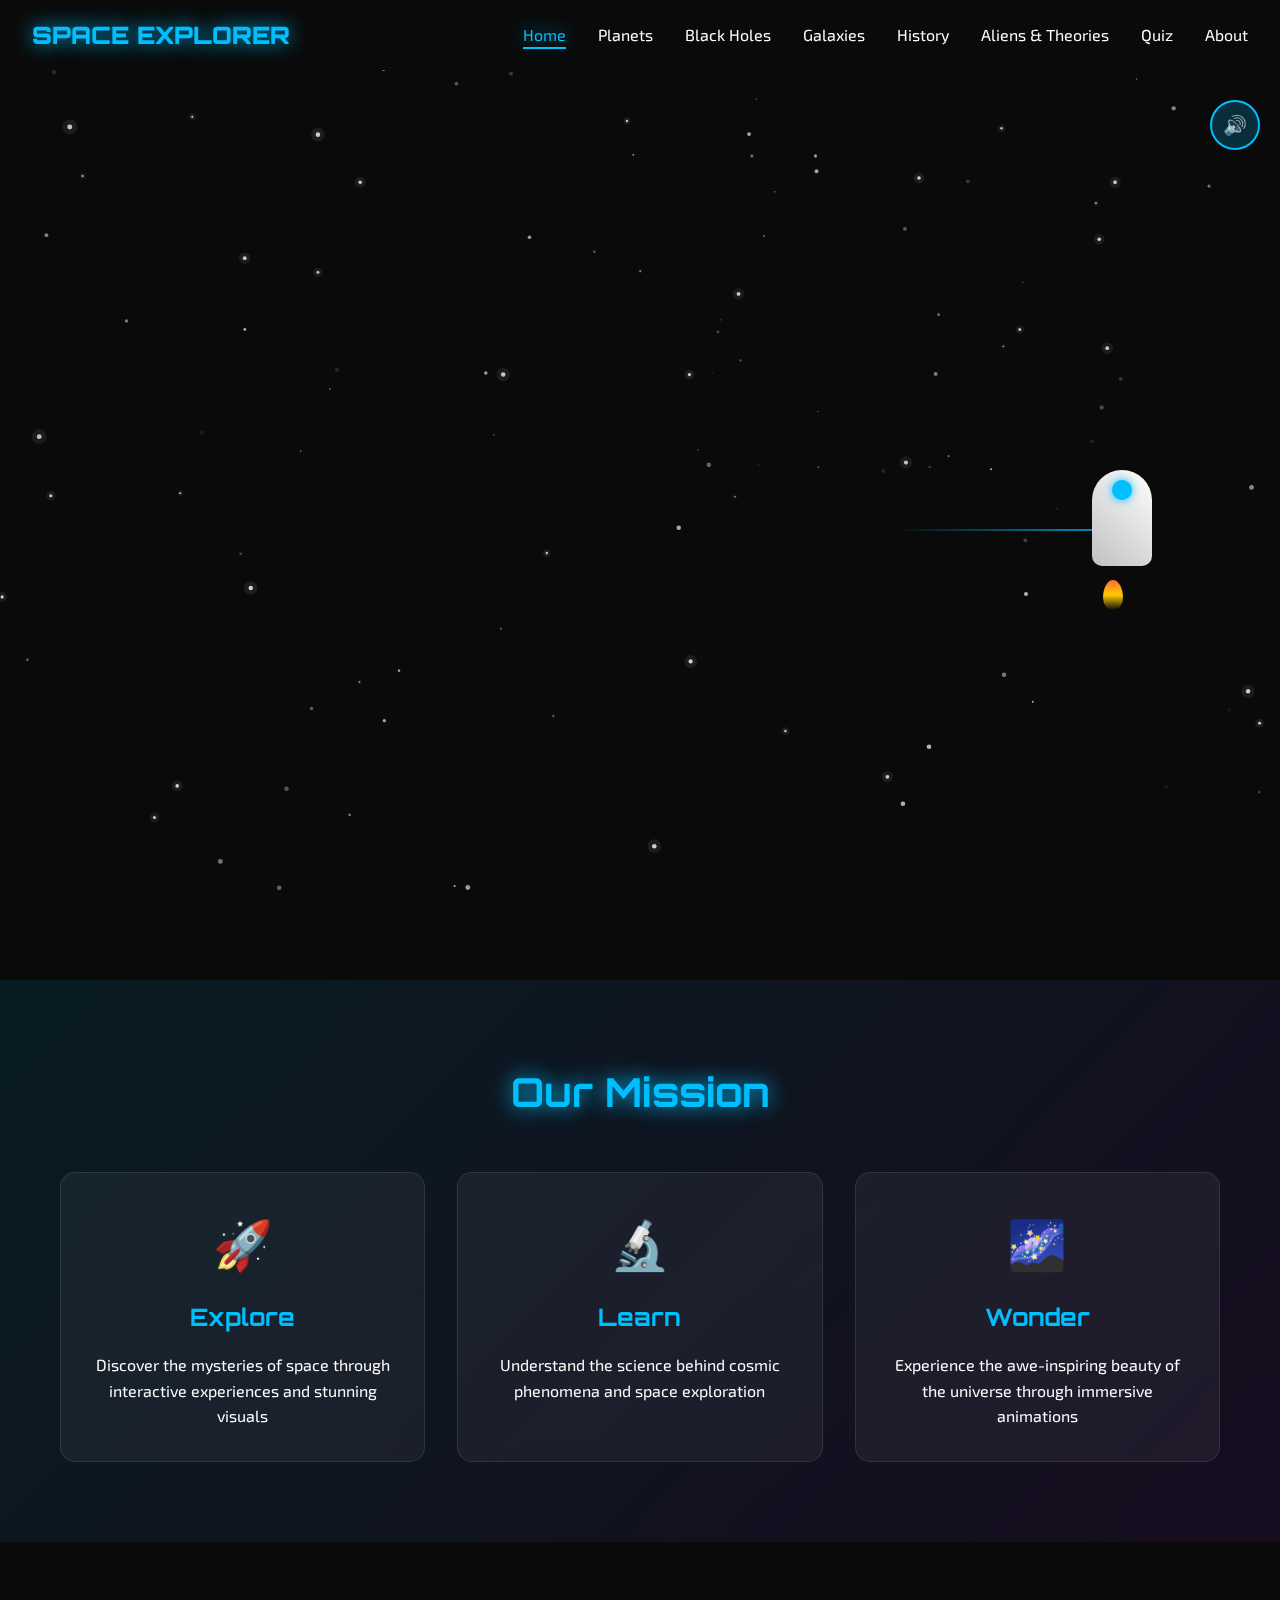
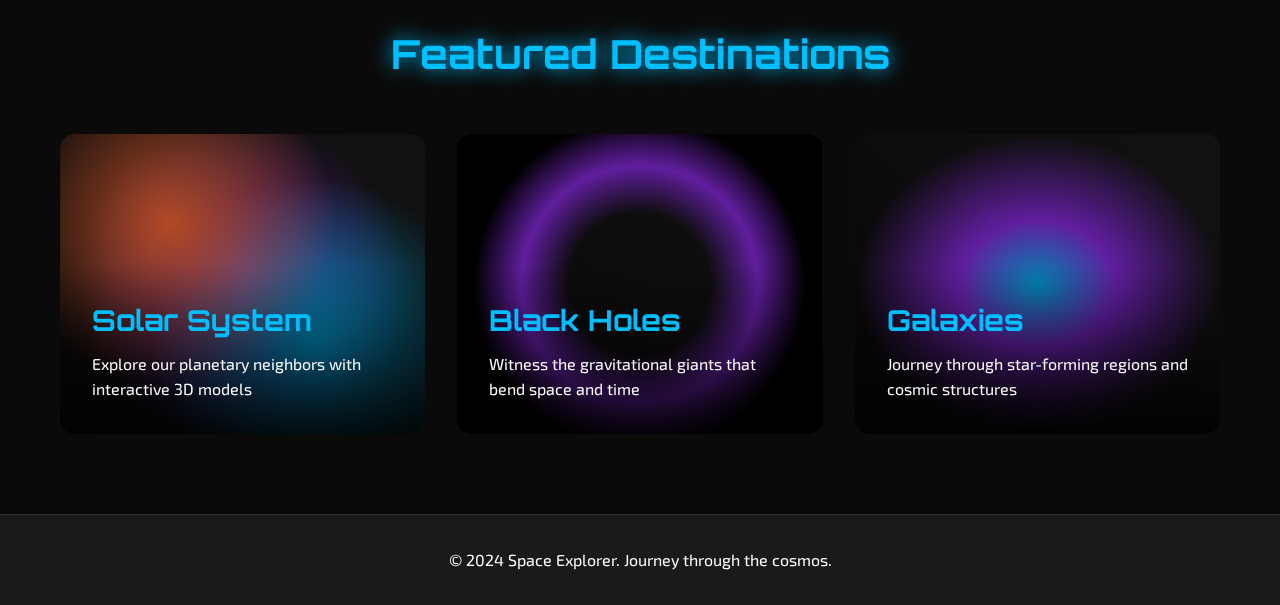
<file: index.html>
<!DOCTYPE html>
<html lang="en">
<head>
    <meta charset="UTF-8">
    <meta name="viewport" content="width=device-width, initial-scale=1.0">
    <title>Space Explorer - Journey Through the Cosmos</title>
    <link rel="stylesheet" href="styles/main.css">
    <link rel="stylesheet" href="styles/animations.css">
    <link rel="preconnect" href="https://fonts.googleapis.com">
    <link rel="preconnect" href="https://fonts.gstatic.com" crossorigin>
    <link href="https://fonts.googleapis.com/css2?family=Orbitron:wght@400;700;900&family=Exo+2:wght@300;400;600&display=swap" rel="stylesheet">
</head>
<body>
    <div id="starfield"></div>
    <div id="audio-toggle" class="audio-control">
        <span id="audio-icon">🔊</span>
    </div>
    <audio id="background-music" loop>
        <source src="https://www.soundjay.com/misc/sounds/space-ambient.mp3" type="audio/mpeg">
        <source src="https://www.zapsplat.com/wp-content/uploads/2015/sound-effects-one/zapsplat_science_fiction_space_ambience_deep_space_drone_001_24700.mp3" type="audio/mpeg">
    </audio>

    <nav class="navbar">
        <div class="nav-container">
            <div class="nav-logo">
                <span class="logo-text">SPACE EXPLORER</span>
            </div>
            <ul class="nav-menu">
                <li><a href="index.html" class="nav-link active">Home</a></li>
                <li><a href="planets.html" class="nav-link">Planets</a></li>
                <li><a href="black-holes.html" class="nav-link">Black Holes</a></li>
                <li><a href="galaxies.html" class="nav-link">Galaxies</a></li>
                <li><a href="space-history.html" class="nav-link">History</a></li>
                <li><a href="aliens-theories.html" class="nav-link">Aliens & Theories</a></li>
                <li><a href="quiz.html" class="nav-link">Quiz</a></li>
                <li><a href="about.html" class="nav-link">About</a></li>
            </ul>
            <div class="hamburger">
                <span></span>
                <span></span>
                <span></span>
            </div>
        </div>
    </nav>

    <main class="main-content">
        <section class="hero-section">
            <div class="hero-content">
                <h1 class="hero-title">
                    <span class="title-line">Journey Through</span>
                    <span class="title-line">The Cosmos</span>
                </h1>
                <p class="hero-subtitle">Explore the infinite wonders of space, from distant galaxies to mysterious black holes</p>
                <div class="hero-buttons">
                    <button class="btn btn-primary" onclick="startExploration()">Begin Exploration</button>
                    <button class="btn btn-secondary" onclick="scrollToSection('mission')">Our Mission</button>
                </div>
            </div>
            <div class="rocket-container">
                <div class="rocket" id="rocket">
                    <div class="rocket-body"></div>
                    <div class="rocket-flame"></div>
                </div>
                <div class="rocket-trail"></div>
            </div>
        </section>

        <section id="mission" class="mission-section">
            <div class="container">
                <h2 class="section-title">Our Mission</h2>
                <div class="mission-grid">
                    <div class="mission-card">
                        <div class="card-icon">🚀</div>
                        <h3>Explore</h3>
                        <p>Discover the mysteries of space through interactive experiences and stunning visuals</p>
                    </div>
                    <div class="mission-card">
                        <div class="card-icon">🔬</div>
                        <h3>Learn</h3>
                        <p>Understand the science behind cosmic phenomena and space exploration</p>
                    </div>
                    <div class="mission-card">
                        <div class="card-icon">🌌</div>
                        <h3>Wonder</h3>
                        <p>Experience the awe-inspiring beauty of the universe through immersive animations</p>
                    </div>
                </div>
            </div>
        </section>

        <section class="featured-section">
            <div class="container">
                <h2 class="section-title">Featured Destinations</h2>
                <div class="featured-grid">
                    <div class="featured-card" onclick="window.location.href='planets.html'">
                        <div class="card-bg planets-bg"></div>
                        <div class="card-content">
                            <h3>Solar System</h3>
                            <p>Explore our planetary neighbors with interactive 3D models</p>
                        </div>
                    </div>
                    <div class="featured-card" onclick="window.location.href='black-holes.html'">
                        <div class="card-bg blackhole-bg"></div>
                        <div class="card-content">
                            <h3>Black Holes</h3>
                            <p>Witness the gravitational giants that bend space and time</p>
                        </div>
                    </div>
                    <div class="featured-card" onclick="window.location.href='galaxies.html'">
                        <div class="card-bg galaxies-bg"></div>
                        <div class="card-content">
                            <h3>Galaxies</h3>
                            <p>Journey through star-forming regions and cosmic structures</p>
                        </div>
                    </div>
                </div>
            </div>
        </section>
    </main>

    <footer class="footer">
        <div class="container">
            <p>&copy; 2024 Space Explorer. Journey through the cosmos.</p>
        </div>
    </footer>

    <script src="scripts/main.js"></script>
    <script src="scripts/starfield.js"></script>
    <script src="scripts/animations.js"></script>
</body>
</html>
</file>
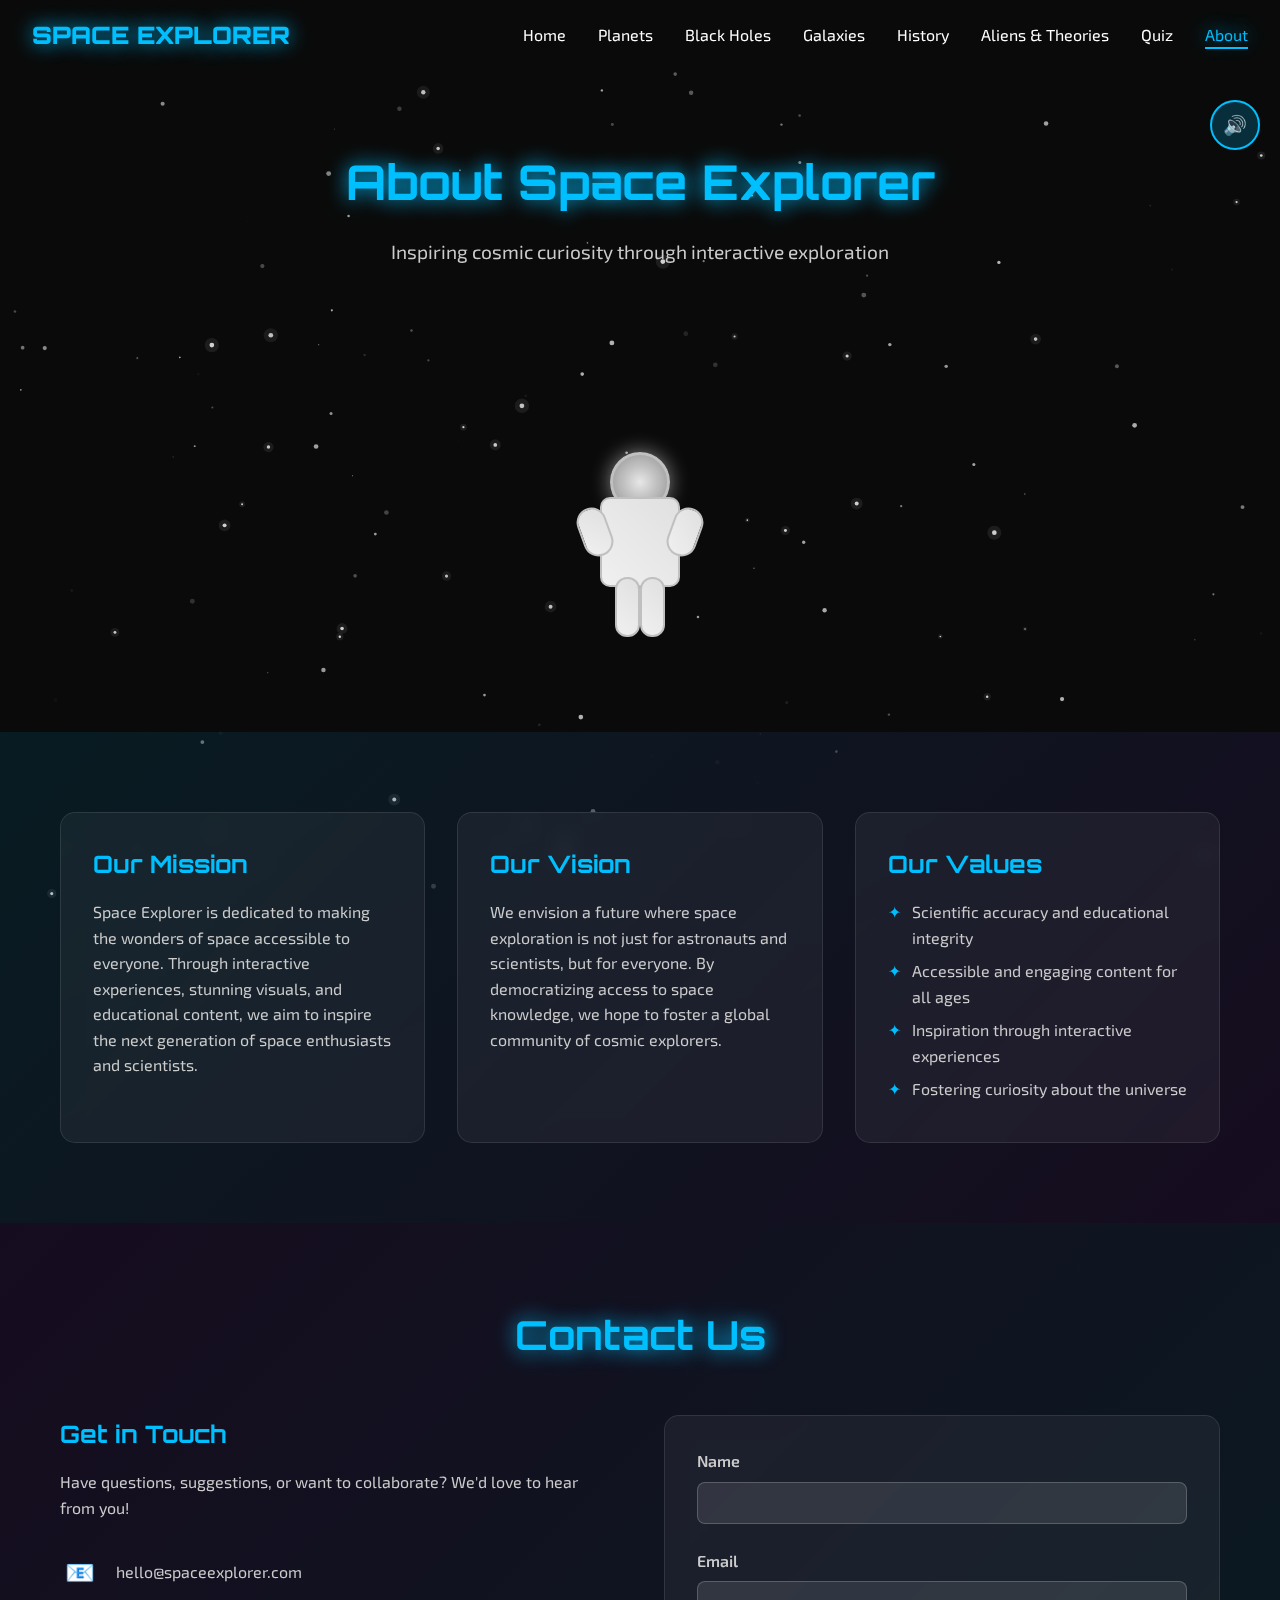
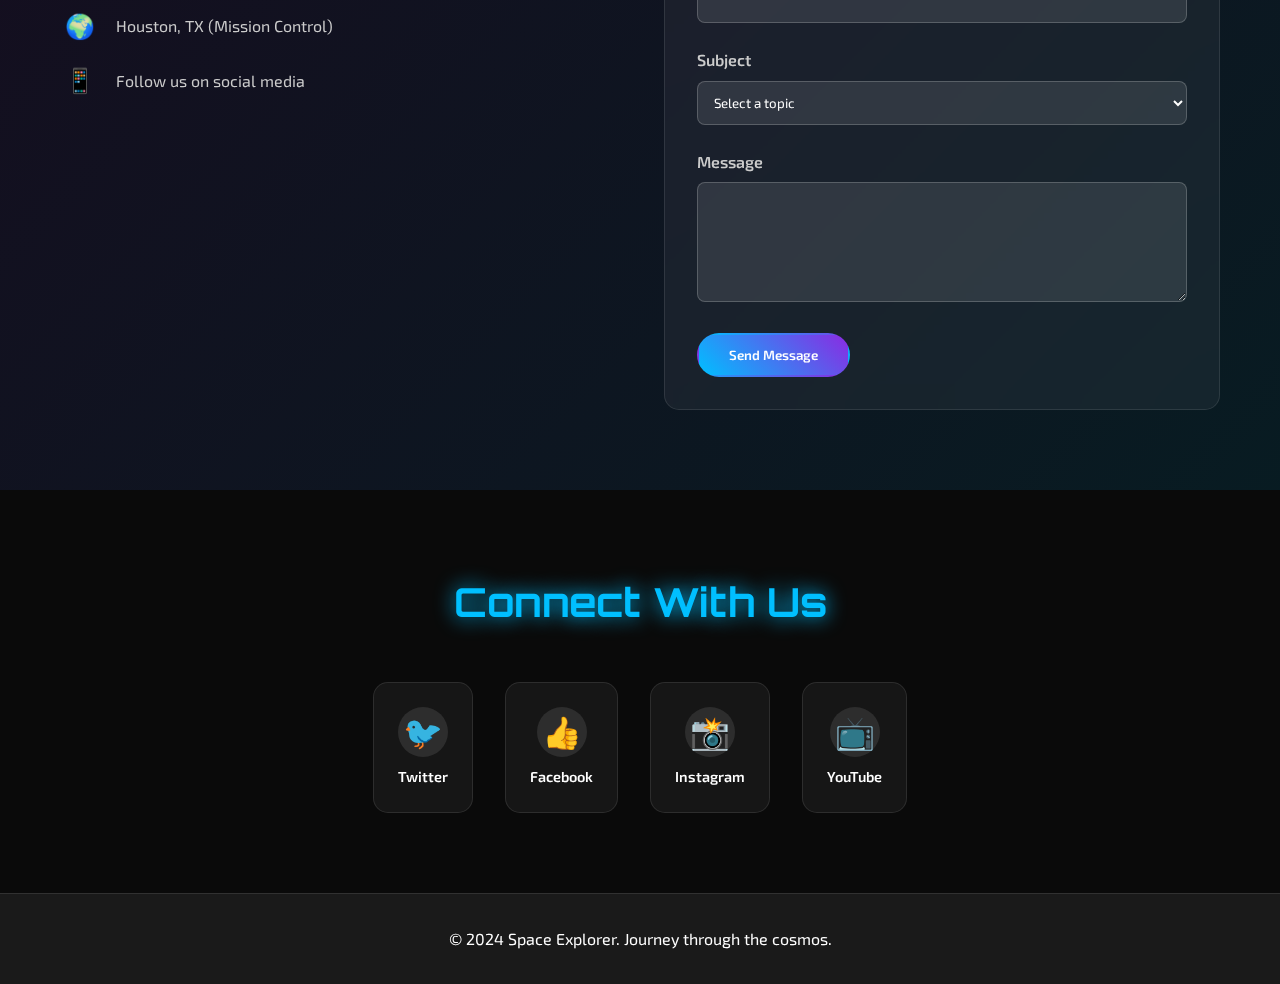
<file: about.html>
<!DOCTYPE html>
<html lang="en">
<head>
    <meta charset="UTF-8">
    <meta name="viewport" content="width=device-width, initial-scale=1.0">
    <title>About - Space Explorer</title>
    <link rel="stylesheet" href="styles/main.css">
    <link rel="stylesheet" href="styles/animations.css">
    <link rel="stylesheet" href="styles/about.css">
    <link rel="preconnect" href="https://fonts.googleapis.com">
    <link rel="preconnect" href="https://fonts.gstatic.com" crossorigin>
    <link href="https://fonts.googleapis.com/css2?family=Orbitron:wght@400;700;900&family=Exo+2:wght@300;400;600&display=swap" rel="stylesheet">
</head>
<body>
    <div id="starfield"></div>
    <div id="audio-toggle" class="audio-control">
        <span id="audio-icon">🔊</span>
    </div>

    <nav class="navbar">
        <div class="nav-container">
            <div class="nav-logo">
                <span class="logo-text">SPACE EXPLORER</span>
            </div>
            <ul class="nav-menu">
                <li><a href="index.html" class="nav-link">Home</a></li>
                <li><a href="planets.html" class="nav-link">Planets</a></li>
                <li><a href="black-holes.html" class="nav-link">Black Holes</a></li>
                <li><a href="galaxies.html" class="nav-link">Galaxies</a></li>
                <li><a href="space-history.html" class="nav-link">History</a></li>
                <li><a href="aliens-theories.html" class="nav-link">Aliens & Theories</a></li>
                <li><a href="quiz.html" class="nav-link">Quiz</a></li>
                <li><a href="about.html" class="nav-link active">About</a></li>
            </ul>
            <div class="hamburger">
                <span></span>
                <span></span>
                <span></span>
            </div>
        </div>
    </nav>

    <main class="main-content">
        <section class="page-header">
            <div class="container">
                <h1 class="page-title">About Space Explorer</h1>
                <p class="page-subtitle">Inspiring cosmic curiosity through interactive exploration</p>
            </div>
        </section>

        <section class="astronaut-section">
            <div class="astronaut-container">
                <div class="astronaut" id="floating-astronaut">
                    <div class="astronaut-helmet"></div>
                    <div class="astronaut-body"></div>
                    <div class="astronaut-arms">
                        <div class="arm left"></div>
                        <div class="arm right"></div>
                    </div>
                    <div class="astronaut-legs">
                        <div class="leg left"></div>
                        <div class="leg right"></div>
                    </div>
                </div>
                
            </div>
        </section>

        <section class="about-content">
            <div class="container">
                <div class="content-grid">
                    <div class="content-card">
                        <h2>Our Mission</h2>
                        <p>Space Explorer is dedicated to making the wonders of space accessible to everyone. Through interactive experiences, stunning visuals, and educational content, we aim to inspire the next generation of space enthusiasts and scientists.</p>
                    </div>
                    <div class="content-card">
                        <h2>Our Vision</h2>
                        <p>We envision a future where space exploration is not just for astronauts and scientists, but for everyone. By democratizing access to space knowledge, we hope to foster a global community of cosmic explorers.</p>
                    </div>
                    <div class="content-card">
                        <h2>Our Values</h2>
                        <ul>
                            <li>Scientific accuracy and educational integrity</li>
                            <li>Accessible and engaging content for all ages</li>
                            <li>Inspiration through interactive experiences</li>
                            <li>Fostering curiosity about the universe</li>
                        </ul>
                    </div>
                </div>
            </div>
        </section>

        

        <section class="contact-section">
            <div class="container">
                <h2 class="section-title">Contact Us</h2>
                <div class="contact-content">
                    <div class="contact-info">
                        <h3>Get in Touch</h3>
                        <p>Have questions, suggestions, or want to collaborate? We'd love to hear from you!</p>
                        <div class="contact-details">
                            <div class="contact-item">
                                <div class="contact-icon">📧</div>
                                <span>hello@spaceexplorer.com</span>
                            </div>
                            <div class="contact-item">
                                <div class="contact-icon">🌍</div>
                                <span>Houston, TX (Mission Control)</span>
                            </div>
                            <div class="contact-item">
                                <div class="contact-icon">📱</div>
                                <span>Follow us on social media</span>
                            </div>
                        </div>
                    </div>
                    
                    <form class="contact-form" id="contact-form">
                        <div class="form-group">
                            <label for="name">Name</label>
                            <input type="text" id="name" name="name" required>
                        </div>
                        <div class="form-group">
                            <label for="email">Email</label>
                            <input type="email" id="email" name="email" required>
                        </div>
                        <div class="form-group">
                            <label for="subject">Subject</label>
                            <select id="subject" name="subject" required>
                                <option value="">Select a topic</option>
                                <option value="general">General Inquiry</option>
                                <option value="collaboration">Collaboration</option>
                                <option value="education">Educational Partnership</option>
                                <option value="feedback">Feedback</option>
                                <option value="technical">Technical Support</option>
                            </select>
                        </div>
                        <div class="form-group">
                            <label for="message">Message</label>
                            <textarea id="message" name="message" rows="5" required></textarea>
                        </div>
                        <button type="submit" class="btn btn-primary">Send Message</button>
                    </form>
                </div>
            </div>
        </section>

        <section class="social-section">
            <div class="container">
                <h2 class="section-title">Connect With Us</h2>
                <div class="social-links">
                    <a href="#" class="social-link twitter" onclick="openSocial('twitter')">
                        <div class="social-icon">🐦</div>
                        <span>Twitter</span>
                    </a>
                    <a href="#" class="social-link facebook" onclick="openSocial('facebook')">
                        <div class="social-icon">👍</div>
                        <span>Facebook</span>
                    </a>
                    <a href="#" class="social-link instagram" onclick="openSocial('instagram')">
                        <div class="social-icon">📸</div>
                        <span>Instagram</span>
                    </a>
                    <a href="#" class="social-link youtube" onclick="openSocial('youtube')">
                        <div class="social-icon">📺</div>
                        <span>YouTube</span>
                    </a>
                </div>
            </div>
        </section>
    </main>

    <footer class="footer">
        <div class="container">
            <p>&copy; 2024 Space Explorer. Journey through the cosmos.</p>
        </div>
    </footer>

    <script src="scripts/main.js"></script>
    <script src="scripts/starfield.js"></script>
    <script src="scripts/about.js"></script>
</body>
</html>
</file>
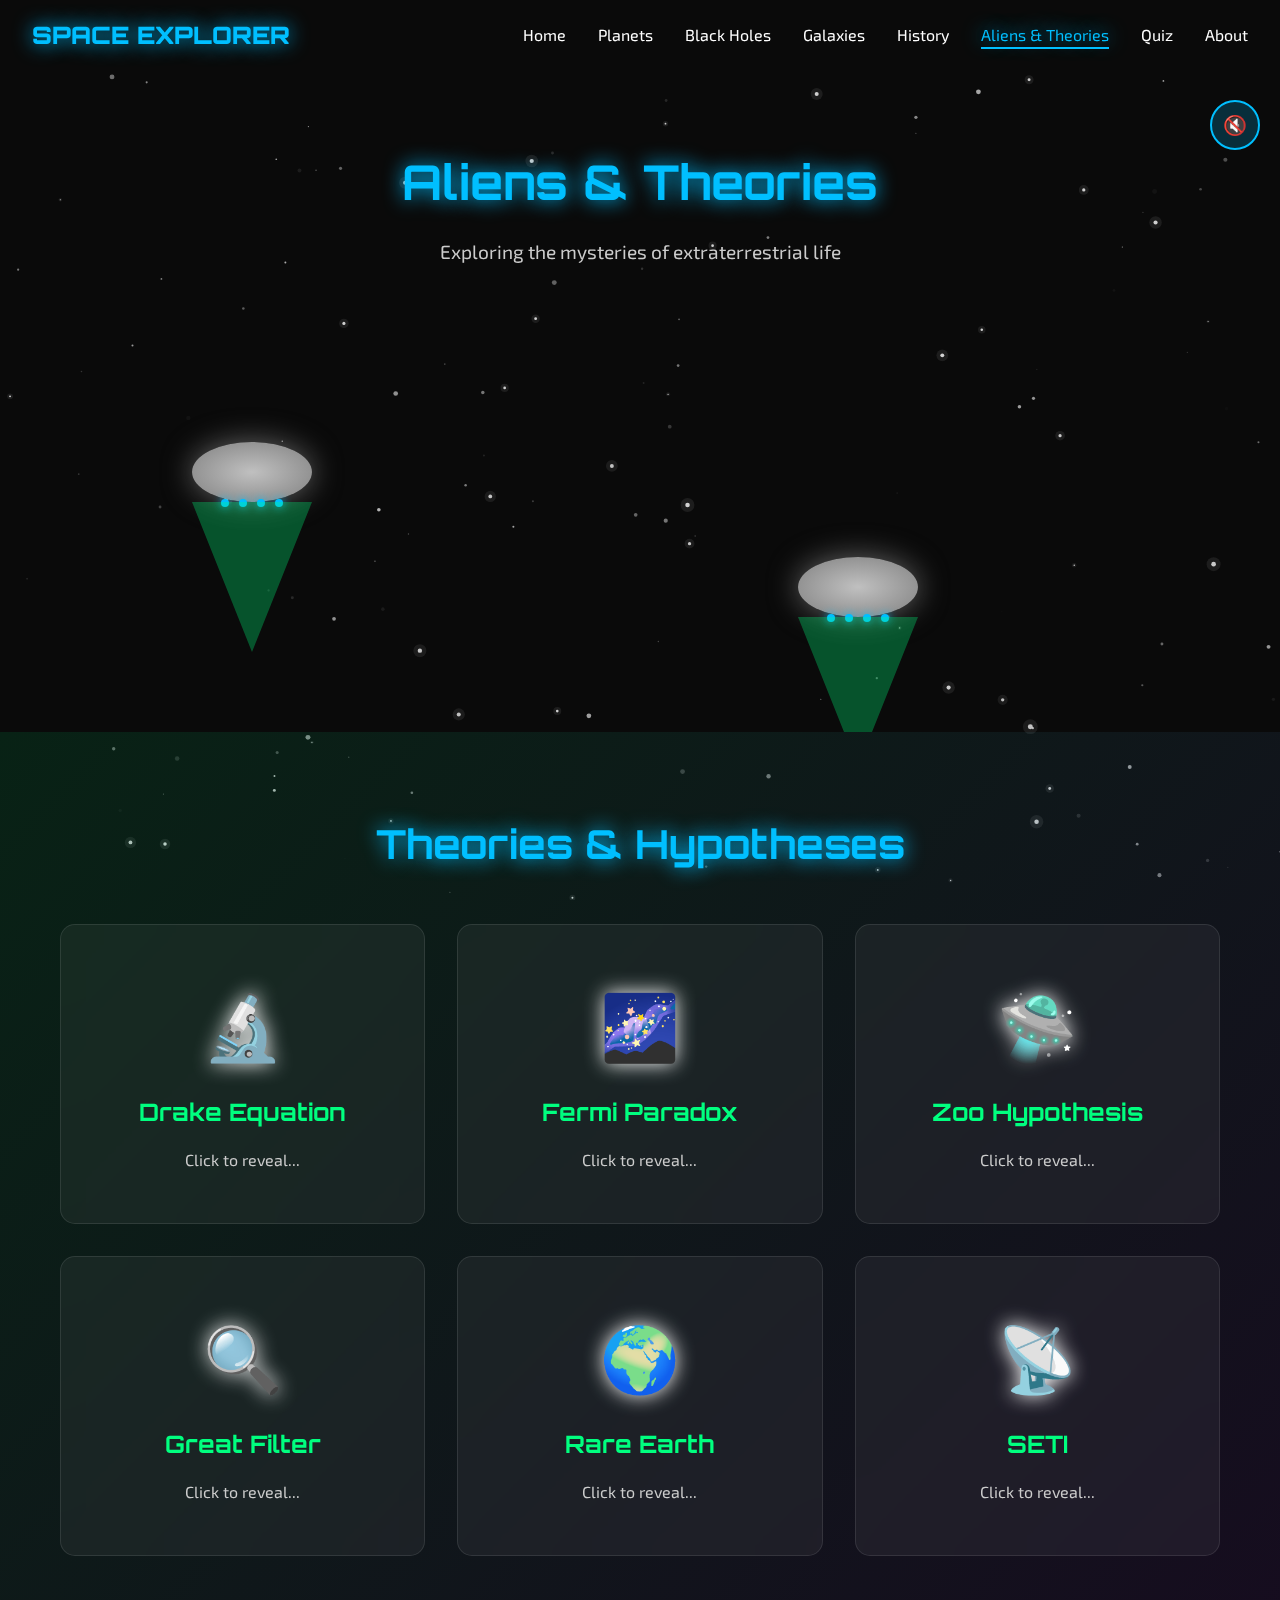
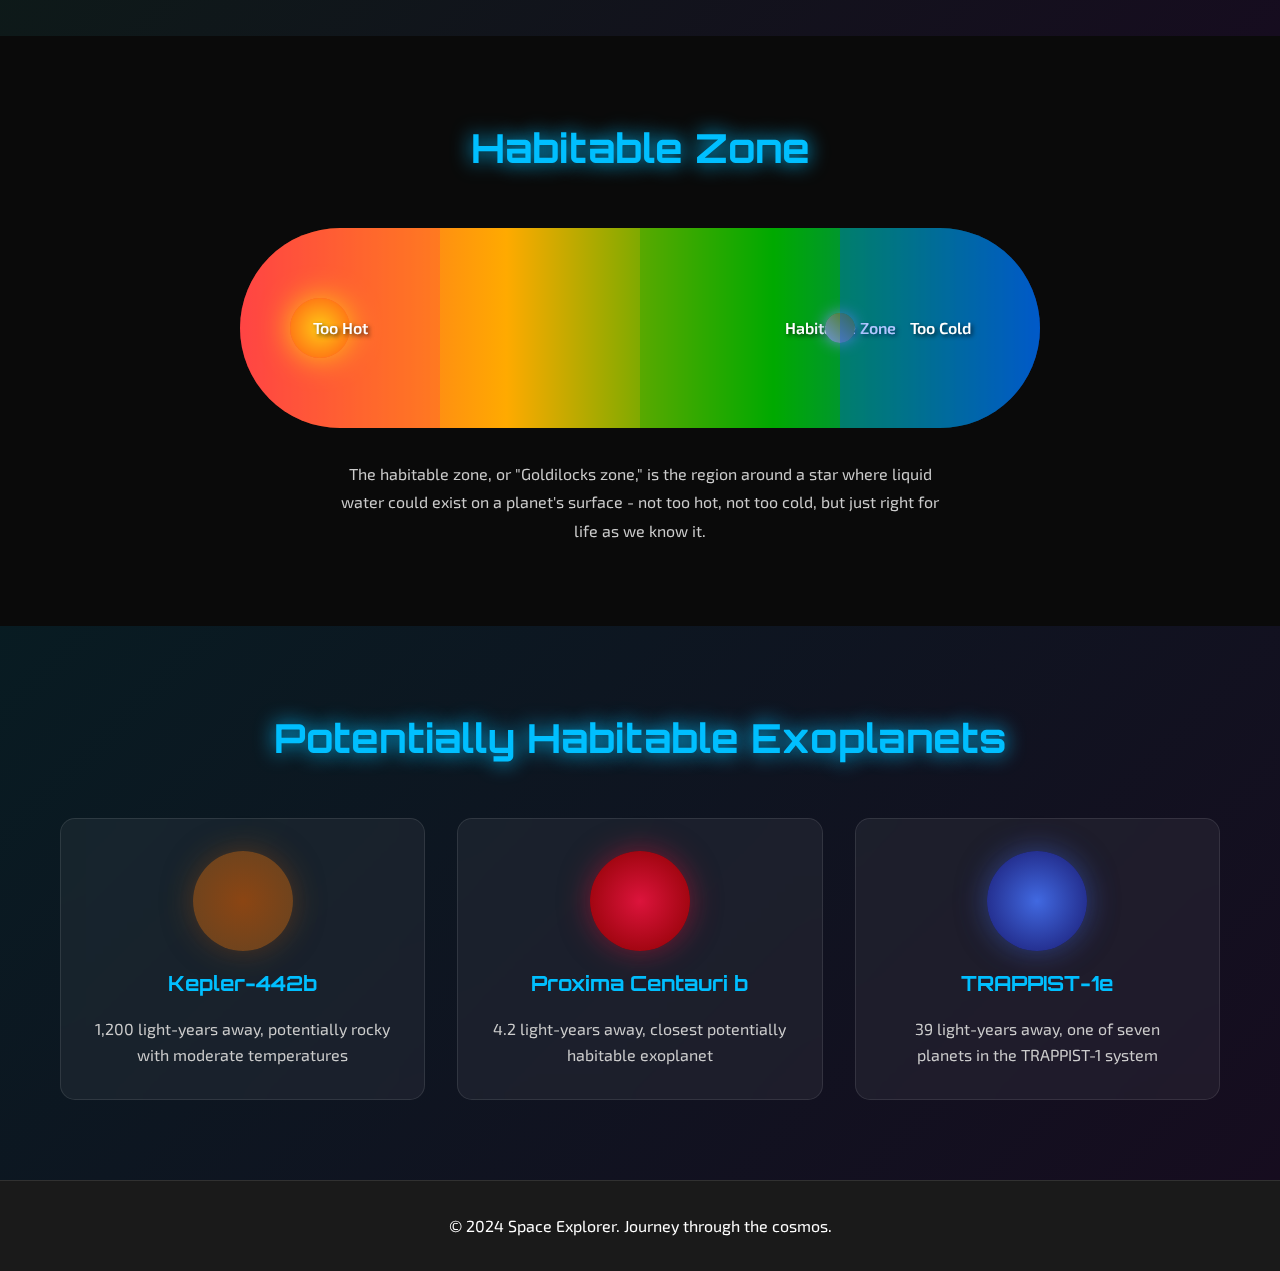
<file: aliens-theories.html>
<!DOCTYPE html>
<html lang="en">

<head>
    <meta charset="UTF-8">
    <meta name="viewport" content="width=device-width, initial-scale=1.0">
    <title>Aliens & Theories - Space Explorer</title>
    <link rel="stylesheet" href="styles/main.css">
    <link rel="stylesheet" href="styles/animations.css">
    <link rel="stylesheet" href="styles/aliens-theories.css">
    <link rel="preconnect" href="https://fonts.googleapis.com">
    <link rel="preconnect" href="https://fonts.gstatic.com" crossorigin>
    <link
        href="https://fonts.googleapis.com/css2?family=Orbitron:wght@400;700;900&family=Exo+2:wght@300;400;600&display=swap"
        rel="stylesheet">
</head>

<body>
    <div id="starfield"></div>
    <div id="audio-toggle" class="audio-control">
        <span id="audio-icon">🔇</span>
    </div>

    <nav class="navbar">
        <div class="nav-container">
            <div class="nav-logo">
                <span class="logo-text">SPACE EXPLORER</span>
            </div>
            <ul class="nav-menu">
                <li><a href="index.html" class="nav-link">Home</a></li>
                <li><a href="planets.html" class="nav-link">Planets</a></li>
                <li><a href="black-holes.html" class="nav-link">Black Holes</a></li>
                <li><a href="galaxies.html" class="nav-link">Galaxies</a></li>
                <li><a href="space-history.html" class="nav-link">History</a></li>
                <li><a href="aliens-theories.html" class="nav-link active">Aliens & Theories</a></li>
                <li><a href="quiz.html" class="nav-link">Quiz</a></li>
                <li><a href="about.html" class="nav-link">About</a></li>
            </ul>
            <div class="hamburger">
                <span></span>
                <span></span>
                <span></span>
            </div>
        </div>
    </nav>

    <main class="main-content">
        <section class="page-header">
            <div class="container">
                <h1 class="page-title">Aliens & Theories</h1>
                <p class="page-subtitle">Exploring the mysteries of extraterrestrial life</p>
            </div>
        </section>

        <section class="ufo-section">
            <div class="ufo-container">
                <div class="ufo" id="ufo1">
                    <div class="ufo-body"></div>
                    <div class="ufo-lights">
                        <div class="light"></div>
                        <div class="light"></div>
                        <div class="light"></div>
                        <div class="light"></div>
                    </div>
                    <div class="ufo-beam"></div>
                </div>
                <div class="ufo" id="ufo2">
                    <div class="ufo-body"></div>
                    <div class="ufo-lights">
                        <div class="light"></div>
                        <div class="light"></div>
                        <div class="light"></div>
                        <div class="light"></div>
                    </div>
                    <div class="ufo-beam"></div>
                </div>
            </div>
        </section>

        <section class="theories-section">
            <div class="container">
                <h2 class="section-title">Theories & Hypotheses</h2>
                <div class="theories-grid">
                    <div class="theory-card">
                        <div class="card-front">
                            <div class="theory-icon">🔬</div>
                            <h3>Drake Equation</h3>
                            <p>Click to reveal...</p>
                        </div>
                        <div class="card-back">
                            <h3>Drake Equation</h3>
                            <p>A probabilistic argument used to estimate the number of active, communicative
                                extraterrestrial civilizations in the Milky Way galaxy.</p>
                            <div class="equation">N = R* × fp × ne × fl × fi × fc × L</div>
                        </div>
                    </div>

                    <div class="theory-card">
                        <div class="card-front">
                            <div class="theory-icon">🌌</div>
                            <h3>Fermi Paradox</h3>
                            <p>Click to reveal...</p>
                        </div>
                        <div class="card-back">
                            <h3>Fermi Paradox</h3>
                            <p>The contradiction between the high probability of extraterrestrial life and the lack of
                                evidence for it. "Where is everybody?"</p>
                        </div>
                    </div>

                    <div class="theory-card">
                        <div class="card-front">
                            <div class="theory-icon">🛸</div>
                            <h3>Zoo Hypothesis</h3>
                            <p>Click to reveal...</p>
                        </div>
                        <div class="card-back">
                            <h3>Zoo Hypothesis</h3>
                            <p>The idea that alien civilizations exist but avoid contact with Earth to allow for natural
                                evolution and development.</p>
                        </div>
                    </div>

                    <div class="theory-card">
                        <div class="card-front">
                            <div class="theory-icon">🔍</div>
                            <h3>Great Filter</h3>
                            <p>Click to reveal...</p>
                        </div>
                        <div class="card-back">
                            <h3>Great Filter</h3>
                            <p>A hypothetical evolutionary barrier that prevents most life from developing into
                                space-faring civilizations.</p>
                        </div>
                    </div>

                    <div class="theory-card">
                        <div class="card-front">
                            <div class="theory-icon">🌍</div>
                            <h3>Rare Earth</h3>
                            <p>Click to reveal...</p>
                        </div>
                        <div class="card-back">
                            <h3>Rare Earth Hypothesis</h3>
                            <p>The idea that complex life requires an extremely rare combination of astrophysical and
                                geological factors.</p>
                        </div>
                    </div>

                    <div class="theory-card">
                        <div class="card-front">
                            <div class="theory-icon">📡</div>
                            <h3>SETI</h3>
                            <p>Click to reveal...</p>
                        </div>
                        <div class="card-back">
                            <h3>Search for Extraterrestrial Intelligence</h3>
                            <p>Scientific efforts to detect signs of intelligent life beyond Earth using radio
                                telescopes and other methods.</p>
                        </div>
                    </div>
                </div>
            </div>
        </section>

        <section class="habitable-zone-section">
            <div class="container">
                <h2 class="section-title">Habitable Zone</h2>
                <div class="habitable-zone-visual">
                    <div class="star"></div>
                    <div class="zone too-hot">
                        <span>Too Hot</span>
                    </div>
                    <div class="zone habitable">
                        <span>Habitable Zone</span>
                        <div class="planet earth-like"></div>
                    </div>
                    <div class="zone too-cold">
                        <span>Too Cold</span>
                    </div>
                </div>
                <p class="zone-description">
                    The habitable zone, or "Goldilocks zone," is the region around a star where liquid water could exist
                    on a planet's surface - not too hot, not too cold, but just right for life as we know it.
                </p>
            </div>
        </section>

        <section class="exoplanets-section">
            <div class="container">
                <h2 class="section-title">Potentially Habitable Exoplanets</h2>
                <div class="exoplanets-grid">
                    <div class="exoplanet-card">
                        <div class="planet-visual kepler-442b"></div>
                        <h3>Kepler-442b</h3>
                        <p>1,200 light-years away, potentially rocky with moderate temperatures</p>
                    </div>
                    <div class="exoplanet-card">
                        <div class="planet-visual proxima-centauri-b"></div>
                        <h3>Proxima Centauri b</h3>
                        <p>4.2 light-years away, closest potentially habitable exoplanet</p>
                    </div>
                    <div class="exoplanet-card">
                        <div class="planet-visual trappist-1e"></div>
                        <h3>TRAPPIST-1e</h3>
                        <p>39 light-years away, one of seven planets in the TRAPPIST-1 system</p>
                    </div>
                </div>
            </div>
        </section>
    </main>

    <footer class="footer">
        <div class="container">
            <p>&copy; 2024 Space Explorer. Journey through the cosmos.</p>
        </div>
    </footer>

    <script src="scripts/main.js"></script>
    <script src="scripts/starfield.js"></script>
    <script src="scripts/aliens-theories.js"></script>
</body>

</html>
</file>
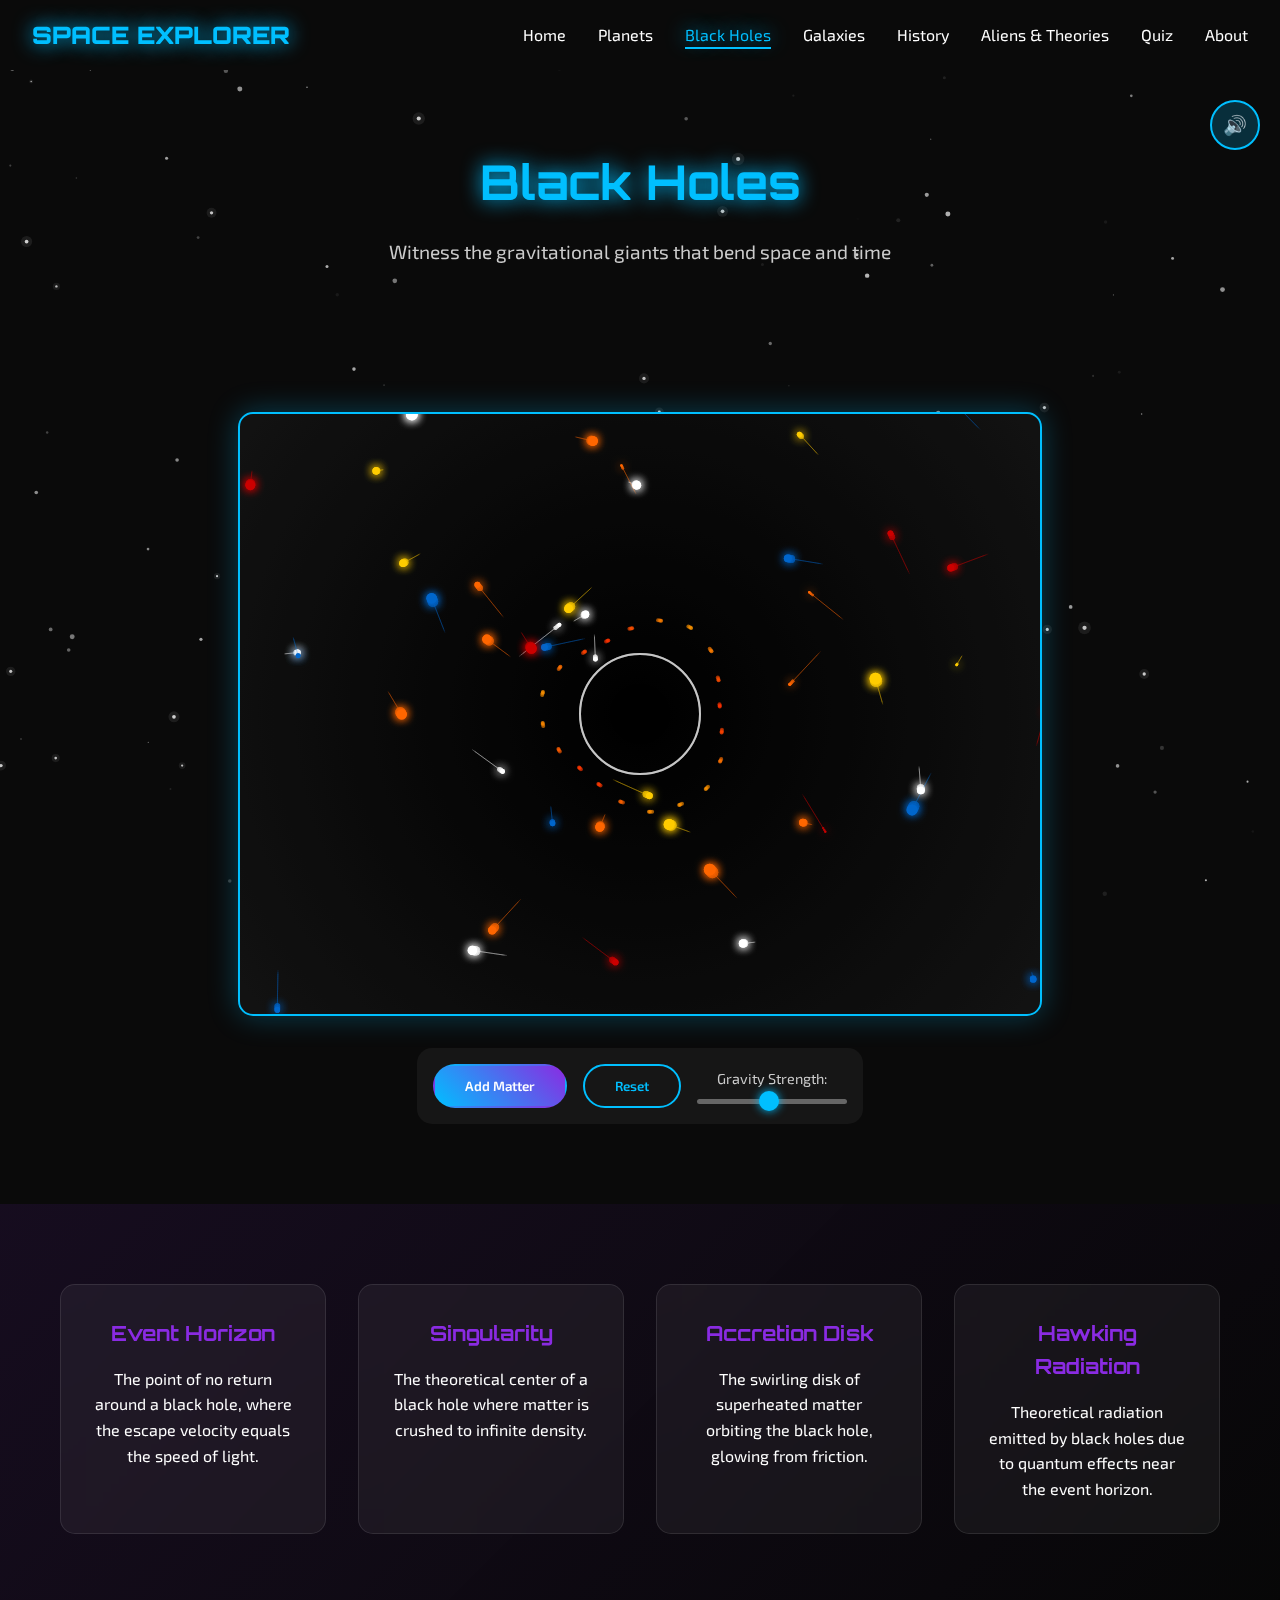
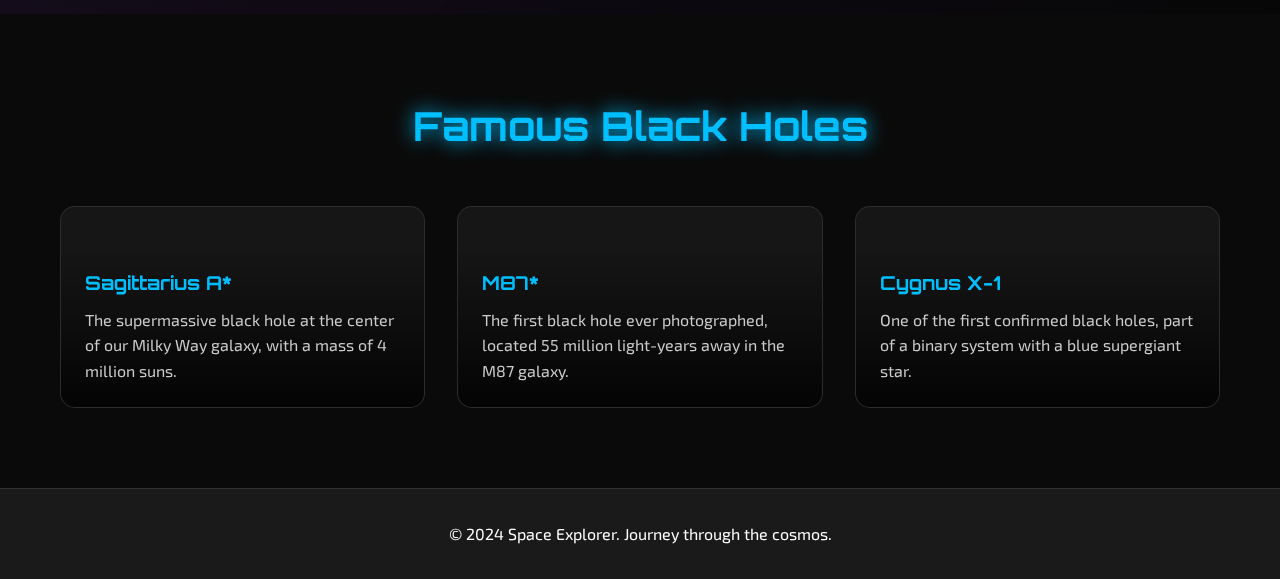
<file: black-holes.html>
<!DOCTYPE html>
<html lang="en">
<head>
    <meta charset="UTF-8">
    <meta name="viewport" content="width=device-width, initial-scale=1.0">
    <title>Black Holes - Space Explorer</title>
    <link rel="stylesheet" href="styles/main.css">
    <link rel="stylesheet" href="styles/animations.css">
    <link rel="stylesheet" href="styles/black-holes.css">
    <link rel="preconnect" href="https://fonts.googleapis.com">
    <link rel="preconnect" href="https://fonts.gstatic.com" crossorigin>
    <link href="https://fonts.googleapis.com/css2?family=Orbitron:wght@400;700;900&family=Exo+2:wght@300;400;600&display=swap" rel="stylesheet">
</head>
<body>
    <div id="starfield"></div>
    <div id="audio-toggle" class="audio-control">
        <span id="audio-icon">🔊</span>
    </div>

    <nav class="navbar">
        <div class="nav-container">
            <div class="nav-logo">
                <span class="logo-text">SPACE EXPLORER</span>
            </div>
            <ul class="nav-menu">
                <li><a href="index.html" class="nav-link">Home</a></li>
                <li><a href="planets.html" class="nav-link">Planets</a></li>
                <li><a href="black-holes.html" class="nav-link active">Black Holes</a></li>
                <li><a href="galaxies.html" class="nav-link">Galaxies</a></li>
                <li><a href="space-history.html" class="nav-link">History</a></li>
                <li><a href="aliens-theories.html" class="nav-link">Aliens & Theories</a></li>
                <li><a href="quiz.html" class="nav-link">Quiz</a></li>
                <li><a href="about.html" class="nav-link">About</a></li>
            </ul>
            <div class="hamburger">
                <span></span>
                <span></span>
                <span></span>
            </div>
        </div>
    </nav>

    <main class="main-content">
        <section class="page-header">
            <div class="container">
                <h1 class="page-title">Black Holes</h1>
                <p class="page-subtitle">Witness the gravitational giants that bend space and time</p>
            </div>
        </section>

        <section class="black-hole-simulation">
            <div class="simulation-container">
                <canvas id="blackHoleCanvas" width="800" height="600"></canvas>
                <div class="simulation-controls">
                    <button class="btn btn-primary" onclick="addParticle()">Add Matter</button>
                    <button class="btn btn-secondary" onclick="resetSimulation()">Reset</button>
                    <div class="control-group">
                        <label for="gravity-slider">Gravity Strength:</label>
                        <input type="range" id="gravity-slider" min="0.1" max="2" value="1" step="0.1" onchange="updateGravity(this.value)">
                    </div>
                </div>
            </div>
        </section>

        <section class="black-hole-info">
            <div class="container">
                <div class="info-grid">
                    <div class="info-card">
                        <h3>Event Horizon</h3>
                        <p>The point of no return around a black hole, where the escape velocity equals the speed of light.</p>
                    </div>
                    <div class="info-card">
                        <h3>Singularity</h3>
                        <p>The theoretical center of a black hole where matter is crushed to infinite density.</p>
                    </div>
                    <div class="info-card">
                        <h3>Accretion Disk</h3>
                        <p>The swirling disk of superheated matter orbiting the black hole, glowing from friction.</p>
                    </div>
                    <div class="info-card">
                        <h3>Hawking Radiation</h3>
                        <p>Theoretical radiation emitted by black holes due to quantum effects near the event horizon.</p>
                    </div>
                </div>
            </div>
        </section>

        <section class="famous-black-holes">
            <div class="container">
                <h2 class="section-title">Famous Black Holes</h2>
                <div class="black-hole-gallery">
                    <div class="black-hole-card">
                        <div class="card-image sagittarius-a"></div>
                        <div class="card-content">
                            <h3>Sagittarius A*</h3>
                            <p>The supermassive black hole at the center of our Milky Way galaxy, with a mass of 4 million suns.</p>
                        </div>
                    </div>
                    <div class="black-hole-card">
                        <div class="card-image m87"></div>
                        <div class="card-content">
                            <h3>M87*</h3>
                            <p>The first black hole ever photographed, located 55 million light-years away in the M87 galaxy.</p>
                        </div>
                    </div>
                    <div class="black-hole-card">
                        <div class="card-image cygnus-x1"></div>
                        <div class="card-content">
                            <h3>Cygnus X-1</h3>
                            <p>One of the first confirmed black holes, part of a binary system with a blue supergiant star.</p>
                        </div>
                    </div>
                </div>
            </div>
        </section>
    </main>

    <footer class="footer">
        <div class="container">
            <p>&copy; 2024 Space Explorer. Journey through the cosmos.</p>
        </div>
    </footer>

    <script src="scripts/main.js"></script>
    <script src="scripts/starfield.js"></script>
    <script src="scripts/black-holes.js"></script>
</body>
</html>
</file>
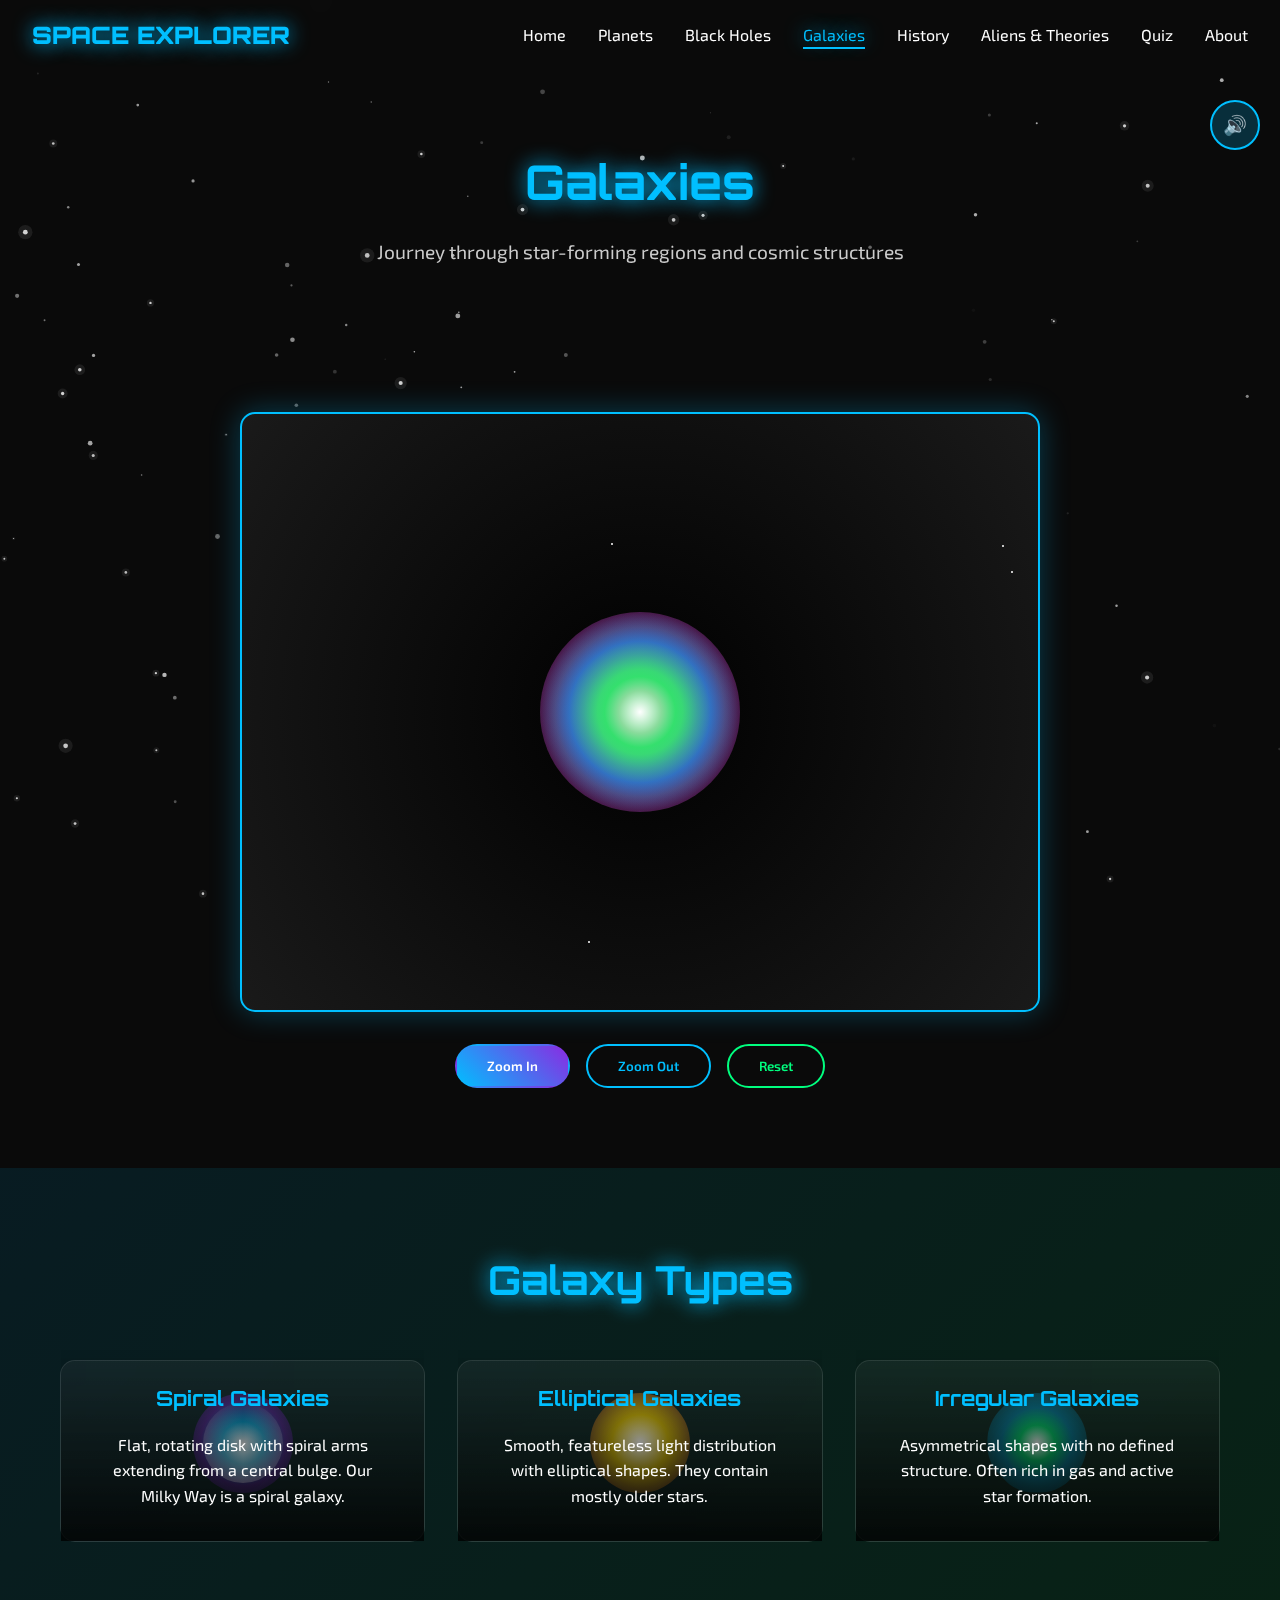
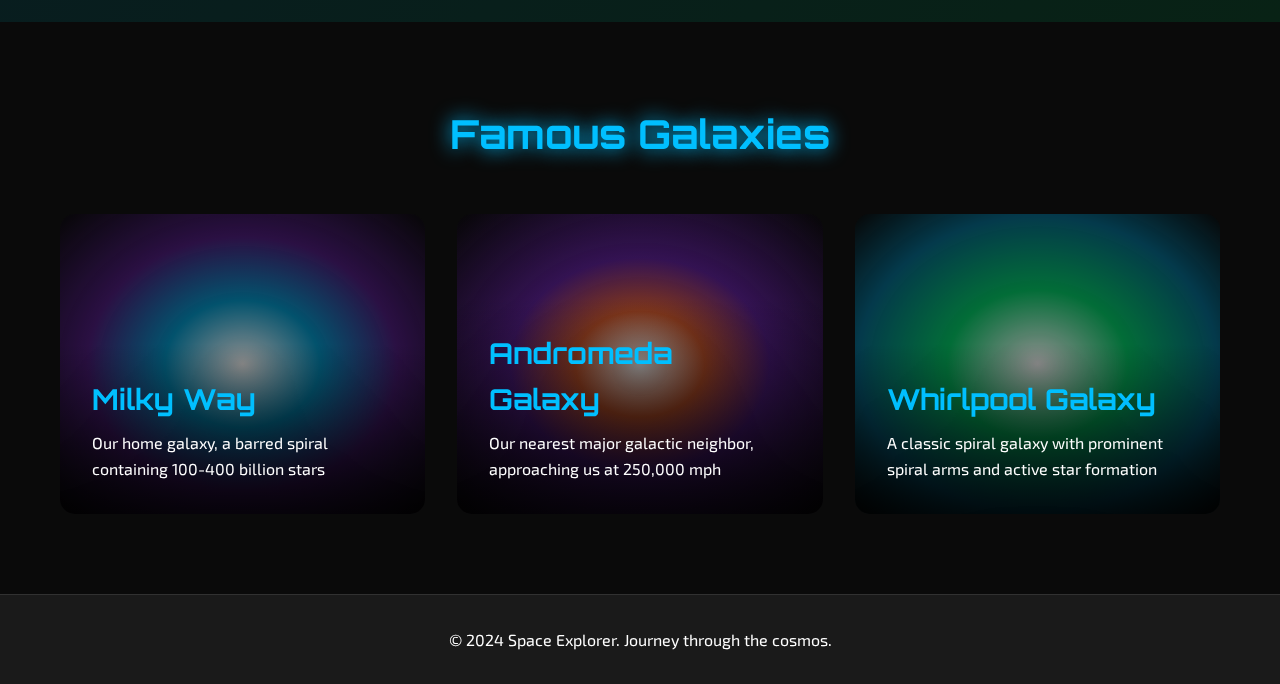
<file: galaxies.html>
<!DOCTYPE html>
<html lang="en">
<head>
    <meta charset="UTF-8">
    <meta name="viewport" content="width=device-width, initial-scale=1.0">
    <title>Galaxies - Space Explorer</title>
    <link rel="stylesheet" href="styles/main.css">
    <link rel="stylesheet" href="styles/animations.css">
    <link rel="stylesheet" href="styles/galaxies.css">
    <link rel="preconnect" href="https://fonts.googleapis.com">
    <link rel="preconnect" href="https://fonts.gstatic.com" crossorigin>
    <link href="https://fonts.googleapis.com/css2?family=Orbitron:wght@400;700;900&family=Exo+2:wght@300;400;600&display=swap" rel="stylesheet">
</head>
<body>
    <div id="starfield"></div>
    <div id="audio-toggle" class="audio-control">
        <span id="audio-icon">🔊</span>
    </div>

    <nav class="navbar">
        <div class="nav-container">
            <div class="nav-logo">
                <span class="logo-text">SPACE EXPLORER</span>
            </div>
            <ul class="nav-menu">
                <li><a href="index.html" class="nav-link">Home</a></li>
                <li><a href="planets.html" class="nav-link">Planets</a></li>
                <li><a href="black-holes.html" class="nav-link">Black Holes</a></li>
                <li><a href="galaxies.html" class="nav-link active">Galaxies</a></li>
                <li><a href="space-history.html" class="nav-link">History</a></li>
                <li><a href="aliens-theories.html" class="nav-link">Aliens & Theories</a></li>
                <li><a href="quiz.html" class="nav-link">Quiz</a></li>
                <li><a href="about.html" class="nav-link">About</a></li>
            </ul>
            <div class="hamburger">
                <span></span>
                <span></span>
                <span></span>
            </div>
        </div>
    </nav>

    <main class="main-content">
        <section class="page-header">
            <div class="container">
                <h1 class="page-title">Galaxies</h1>
                <p class="page-subtitle">Journey through star-forming regions and cosmic structures</p>
            </div>
        </section>

        <section class="galaxy-zoom-section">
            <div class="zoom-container" id="zoom-container">
                <div class="galaxy-layer" id="galaxy-layer-1">
                    <div class="galaxy milky-way"></div>
                </div>
                <div class="galaxy-layer" id="galaxy-layer-2">
                    <div class="galaxy andromeda"></div>
                </div>
                <div class="galaxy-layer" id="galaxy-layer-3">
                    <div class="galaxy whirlpool"></div>
                </div>
                <div class="star-trails" id="star-trails"></div>
            </div>
            <div class="zoom-controls">
                <button class="btn btn-primary" onclick="zoomIn()">Zoom In</button>
                <button class="btn btn-secondary" onclick="zoomOut()">Zoom Out</button>
                <button class="btn btn-tertiary" onclick="resetZoom()">Reset</button>
            </div>
        </section>

        <section class="galaxy-types">
            <div class="container">
                <h2 class="section-title">Galaxy Types</h2>
                <div class="galaxy-grid">
                    <div class="galaxy-card spiral">
                        <div class="card-visual">
                            <div class="galaxy-animation spiral-animation"></div>
                        </div>
                        <div class="card-content">
                            <h3>Spiral Galaxies</h3>
                            <p>Flat, rotating disk with spiral arms extending from a central bulge. Our Milky Way is a spiral galaxy.</p>
                        </div>
                    </div>
                    <div class="galaxy-card elliptical">
                        <div class="card-visual">
                            <div class="galaxy-animation elliptical-animation"></div>
                        </div>
                        <div class="card-content">
                            <h3>Elliptical Galaxies</h3>
                            <p>Smooth, featureless light distribution with elliptical shapes. They contain mostly older stars.</p>
                        </div>
                    </div>
                    <div class="galaxy-card irregular">
                        <div class="card-visual">
                            <div class="galaxy-animation irregular-animation"></div>
                        </div>
                        <div class="card-content">
                            <h3>Irregular Galaxies</h3>
                            <p>Asymmetrical shapes with no defined structure. Often rich in gas and active star formation.</p>
                        </div>
                    </div>
                </div>
            </div>
        </section>

        <section class="famous-galaxies">
            <div class="container">
                <h2 class="section-title">Famous Galaxies</h2>
                <div class="galaxy-showcase">
                    <div class="showcase-item" onclick="showGalaxyDetails('milky-way')">
                        <div class="showcase-image milky-way-bg"></div>
                        <div class="showcase-content">
                            <h3>Milky Way</h3>
                            <p>Our home galaxy, a barred spiral containing 100-400 billion stars</p>
                        </div>
                    </div>
                    <div class="showcase-item" onclick="showGalaxyDetails('andromeda')">
                        <div class="showcase-image andromeda-bg"></div>
                        <div class="showcase-content">
                            <h3>Andromeda Galaxy</h3>
                            <p>Our nearest major galactic neighbor, approaching us at 250,000 mph</p>
                        </div>
                    </div>
                    <div class="showcase-item" onclick="showGalaxyDetails('whirlpool')">
                        <div class="showcase-image whirlpool-bg"></div>
                        <div class="showcase-content">
                            <h3>Whirlpool Galaxy</h3>
                            <p>A classic spiral galaxy with prominent spiral arms and active star formation</p>
                        </div>
                    </div>
                </div>
            </div>
        </section>
    </main>

    <!-- Galaxy Details Modal -->
    <div id="galaxy-modal" class="modal">
        <div class="modal-content">
            <span class="close" onclick="closeGalaxyModal()">&times;</span>
            <h2 id="galaxy-name"></h2>
            <div id="galaxy-details"></div>
        </div>
    </div>

    <footer class="footer">
        <div class="container">
            <p>&copy; 2024 Space Explorer. Journey through the cosmos.</p>
        </div>
    </footer>

    <script src="scripts/main.js"></script>
    <script src="scripts/starfield.js"></script>
    <script src="scripts/galaxies.js"></script>
</body>
</html>
</file>
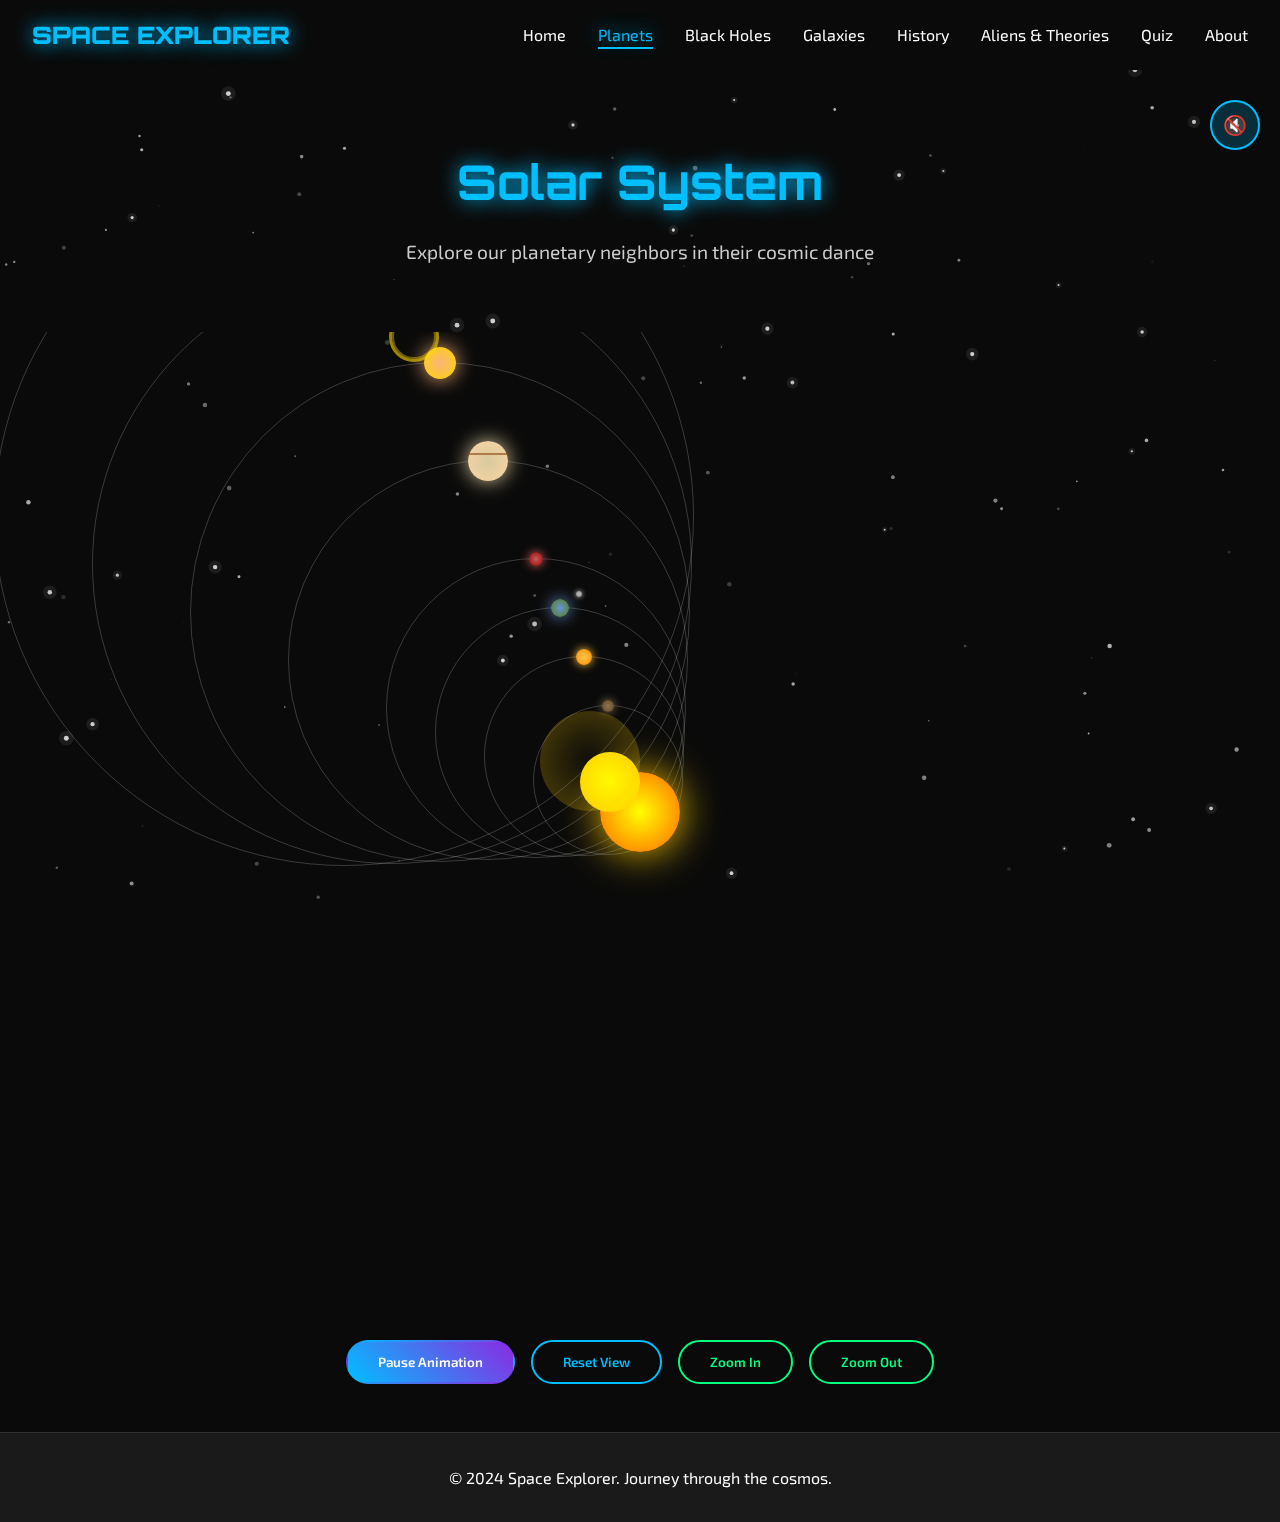
<file: planets.html>
<!DOCTYPE html>
<html lang="en">
<head>
    <meta charset="UTF-8">
    <meta name="viewport" content="width=device-width, initial-scale=1.0">
    <title>Planets - Space Explorer</title>
    <link rel="stylesheet" href="styles/main.css">
    <link rel="stylesheet" href="styles/animations.css">
    <link rel="stylesheet" href="styles/planets.css">
    <link rel="preconnect" href="https://fonts.googleapis.com">
    <link rel="preconnect" href="https://fonts.gstatic.com" crossorigin>
    <link href="https://fonts.googleapis.com/css2?family=Orbitron:wght@400;700;900&family=Exo+2:wght@300;400;600&display=swap" rel="stylesheet">
</head>
<body>
    <div id="starfield"></div>
    <div id="audio-toggle" class="audio-control">
        <span id="audio-icon">🔇</span>
    </div>

    <nav class="navbar">
        <div class="nav-container">
            <div class="nav-logo">
                <span class="logo-text">SPACE EXPLORER</span>
            </div>
            <ul class="nav-menu">
                <li><a href="index.html" class="nav-link">Home</a></li>
                <li><a href="planets.html" class="nav-link active">Planets</a></li>
                <li><a href="black-holes.html" class="nav-link">Black Holes</a></li>
                <li><a href="galaxies.html" class="nav-link">Galaxies</a></li>
                <li><a href="space-history.html" class="nav-link">History</a></li>
                <li><a href="aliens-theories.html" class="nav-link">Aliens & Theories</a></li>
                <li><a href="quiz.html" class="nav-link">Quiz</a></li>
                <li><a href="about.html" class="nav-link">About</a></li>
            </ul>
            <div class="hamburger">
                <span></span>
                <span></span>
                <span></span>
            </div>
        </div>
    </nav>

    <main class="main-content">
        <section class="page-header">
            <div class="container">
                <h1 class="page-title">Solar System</h1>
                <p class="page-subtitle">Explore our planetary neighbors in their cosmic dance</p>
            </div>
        </section>

        <section class="solar-system-section">
            <div class="solar-system-container">
                <div class="sun" onclick="showPlanetInfo('sun')">
                    <div class="sun-core"></div>
                    <div class="sun-corona"></div>
                </div>
                
                <div class="orbit orbit-1">
                    <div class="planet mercury" onclick="showPlanetInfo('mercury')"></div>
                </div>
                
                <div class="orbit orbit-2">
                    <div class="planet venus" onclick="showPlanetInfo('venus')"></div>
                </div>
                
                <div class="orbit orbit-3">
                    <div class="planet earth" onclick="showPlanetInfo('earth')">
                        <div class="moon"></div>
                    </div>
                </div>
                
                <div class="orbit orbit-4">
                    <div class="planet mars" onclick="showPlanetInfo('mars')"></div>
                </div>
                
                <div class="orbit orbit-5">
                    <div class="planet jupiter" onclick="showPlanetInfo('jupiter')"></div>
                </div>
                
                <div class="orbit orbit-6">
                    <div class="planet saturn" onclick="showPlanetInfo('saturn')">
                        <div class="saturn-rings"></div>
                    </div>
                </div>
                
                <div class="orbit orbit-7">
                    <div class="planet uranus" onclick="showPlanetInfo('uranus')"></div>
                </div>
                
                <div class="orbit orbit-8">
                    <div class="planet neptune" onclick="showPlanetInfo('neptune')"></div>
                </div>
            </div>
        </section>

        <section class="controls-section">
            <div class="container">
                <div class="controls">
                    <button class="btn btn-primary" onclick="toggleAnimation()">
                        <span id="animation-status">Pause</span> Animation
                    </button>
                    <button class="btn btn-secondary" onclick="resetView()">Reset View</button>
                    <button class="btn btn-tertiary" onclick="zoomIn()">Zoom In</button>
                    <button class="btn btn-tertiary" onclick="zoomOut()">Zoom Out</button>
                </div>
            </div>
        </section>
    </main>

    <!-- Planet Info Modal -->
    <div id="planet-modal" class="modal">
        <div class="modal-content">
            <span class="close" onclick="closePlanetModal()">&times;</span>
            <h2 id="planet-name"></h2>
            <div id="planet-details"></div>
        </div>
    </div>

    <footer class="footer">
        <div class="container">
            <p>&copy; 2024 Space Explorer. Journey through the cosmos.</p>
        </div>
    </footer>

    <script src="scripts/main.js"></script>
    <script src="scripts/starfield.js"></script>
    <script src="scripts/planets.js"></script>
</body>
</html>
</file>
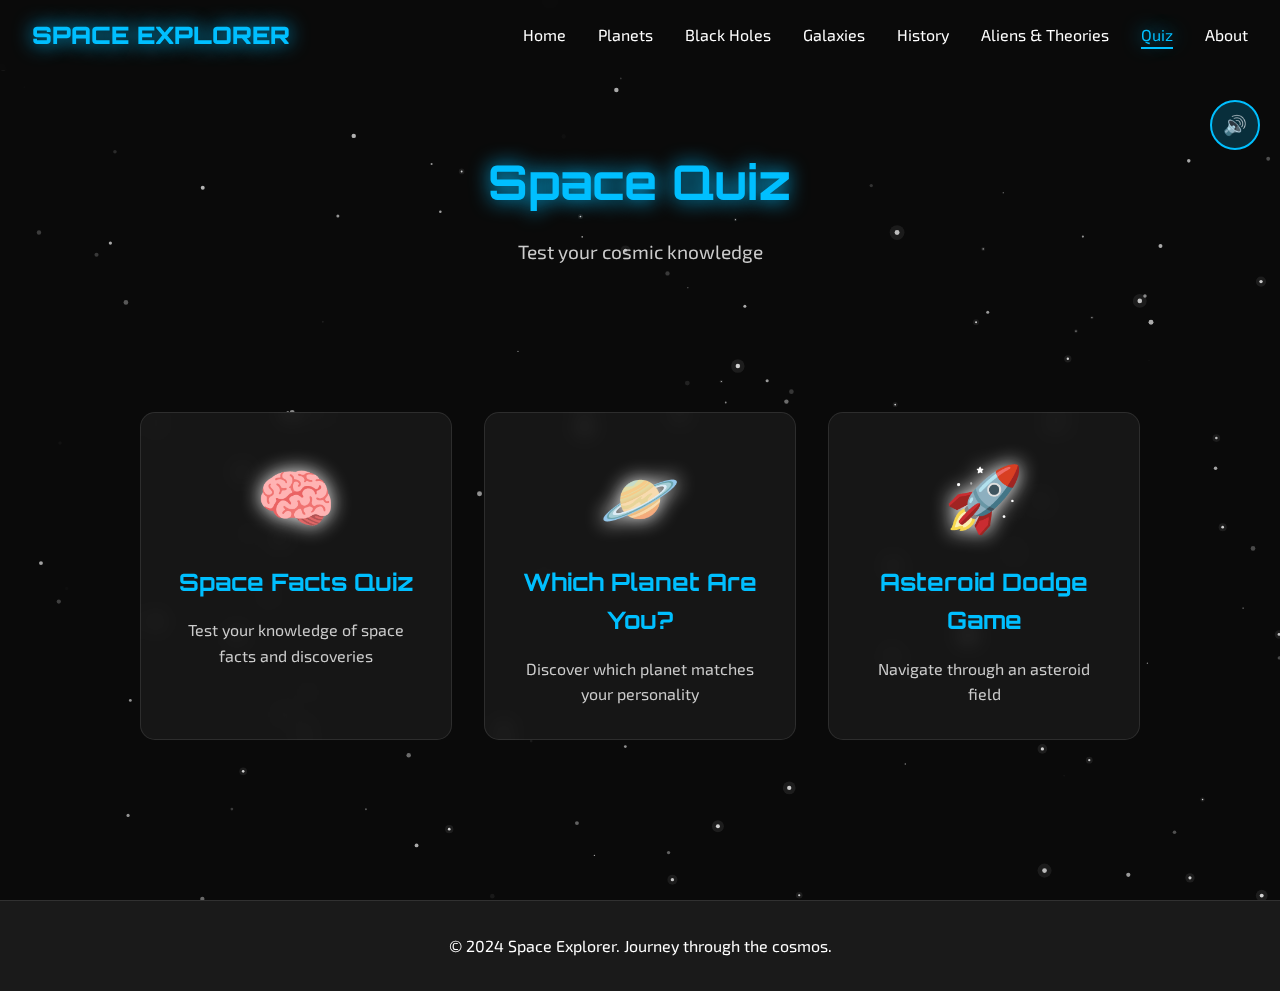
<file: quiz.html>
<!DOCTYPE html>
<html lang="en">
<head>
    <meta charset="UTF-8">
    <meta name="viewport" content="width=device-width, initial-scale=1.0">
    <title>Space Quiz - Space Explorer</title>
    <link rel="stylesheet" href="styles/main.css">
    <link rel="stylesheet" href="styles/animations.css">
    <link rel="stylesheet" href="styles/quiz.css">
    <link rel="preconnect" href="https://fonts.googleapis.com">
    <link rel="preconnect" href="https://fonts.gstatic.com" crossorigin>
    <link href="https://fonts.googleapis.com/css2?family=Orbitron:wght@400;700;900&family=Exo+2:wght@300;400;600&display=swap" rel="stylesheet">
</head>
<body>
    <div id="starfield"></div>
    <div id="audio-toggle" class="audio-control">
        <span id="audio-icon">🔊</span>
    </div>

    <nav class="navbar">
        <div class="nav-container">
            <div class="nav-logo">
                <span class="logo-text">SPACE EXPLORER</span>
            </div>
            <ul class="nav-menu">
                <li><a href="index.html" class="nav-link">Home</a></li>
                <li><a href="planets.html" class="nav-link">Planets</a></li>
                <li><a href="black-holes.html" class="nav-link">Black Holes</a></li>
                <li><a href="galaxies.html" class="nav-link">Galaxies</a></li>
                <li><a href="space-history.html" class="nav-link">History</a></li>
                <li><a href="aliens-theories.html" class="nav-link">Aliens & Theories</a></li>
                <li><a href="quiz.html" class="nav-link active">Quiz</a></li>
                <li><a href="about.html" class="nav-link">About</a></li>
            </ul>
            <div class="hamburger">
                <span></span>
                <span></span>
                <span></span>
            </div>
        </div>
    </nav>

    <main class="main-content">
        <section class="page-header">
            <div class="container">
                <h1 class="page-title">Space Quiz</h1>
                <p class="page-subtitle">Test your cosmic knowledge</p>
            </div>
        </section>

        <section class="quiz-selection">
            <div class="container">
                <div class="quiz-options">
                    <div class="quiz-option" onclick="startQuiz('facts')">
                        <div class="option-icon">🧠</div>
                        <h3>Space Facts Quiz</h3>
                        <p>Test your knowledge of space facts and discoveries</p>
                    </div>
                    <div class="quiz-option" onclick="startQuiz('planet-personality')">
                        <div class="option-icon">🪐</div>
                        <h3>Which Planet Are You?</h3>
                        <p>Discover which planet matches your personality</p>
                    </div>
                    <div class="quiz-option" onclick="startQuiz('asteroid-dodge')">
                        <div class="option-icon">🚀</div>
                        <h3>Asteroid Dodge Game</h3>
                        <p>Navigate through an asteroid field</p>
                    </div>
                </div>
            </div>
        </section>

        <section id="quiz-container" class="quiz-container" style="display: none;">
            <div class="container">
                <div class="quiz-header">
                    <h2 id="quiz-title"></h2>
                    <div class="quiz-progress">
                        <div id="progress-bar" class="progress-bar"></div>
                    </div>
                    <div class="quiz-info">
                        <span id="question-counter">Question 1 of 10</span>
                        <span id="score-display">Score: 0</span>
                    </div>
                </div>
                
                <div class="quiz-content">
                    <div id="question-container">
                        <h3 id="question-text"></h3>
                        <div id="answers-container" class="answers-container"></div>
                    </div>
                    
                    <div class="quiz-controls">
                        <button id="next-button" class="btn btn-primary" onclick="nextQuestion()" style="display: none;">Next Question</button>
                        <button id="restart-button" class="btn btn-secondary" onclick="restartQuiz()">Restart Quiz</button>
                    </div>
                </div>
            </div>
        </section>

        <section id="game-container" class="game-container" style="display: none;">
            <div class="container">
                <div class="game-header">
                    <h2>Asteroid Dodge</h2>
                    <div class="game-stats">
                        <span id="game-score">Score: 0</span>
                        <span id="game-lives">Lives: 3</span>
                    </div>
                </div>
                
                <div class="game-arena">
                    <canvas id="gameCanvas" width="800" height="600"></canvas>
                    <div class="game-controls">
                        <button id="start-game-button" class="btn btn-primary" onclick="startGame()">Start Game</button>
                        <button id="pause-game-button" class="btn btn-secondary" onclick="pauseGame()" style="display: none;">Pause</button>
                    </div>
                </div>
                
                <div class="game-instructions">
                    <h3>How to Play:</h3>
                    <p>Use arrow keys or WASD to move your spaceship. Avoid asteroids and collect power-ups!</p>
                </div>
            </div>
        </section>

        <section id="results-container" class="results-container" style="display: none;">
            <div class="container">
                <div class="results-content">
                    <h2 id="results-title"></h2>
                    <div id="results-details"></div>
                    <div class="results-actions">
                        <button class="btn btn-primary" onclick="restartQuiz()">Take Another Quiz</button>
                        <button class="btn btn-secondary" onclick="shareResults()">Share Results</button>
                    </div>
                </div>
            </div>
        </section>
    </main>

    <footer class="footer">
        <div class="container">
            <p>&copy; 2024 Space Explorer. Journey through the cosmos.</p>
        </div>
    </footer>

    <script src="scripts/main.js"></script>
    <script src="scripts/starfield.js"></script>
    <script src="scripts/quiz.js"></script>
</body>
</html>
</file>
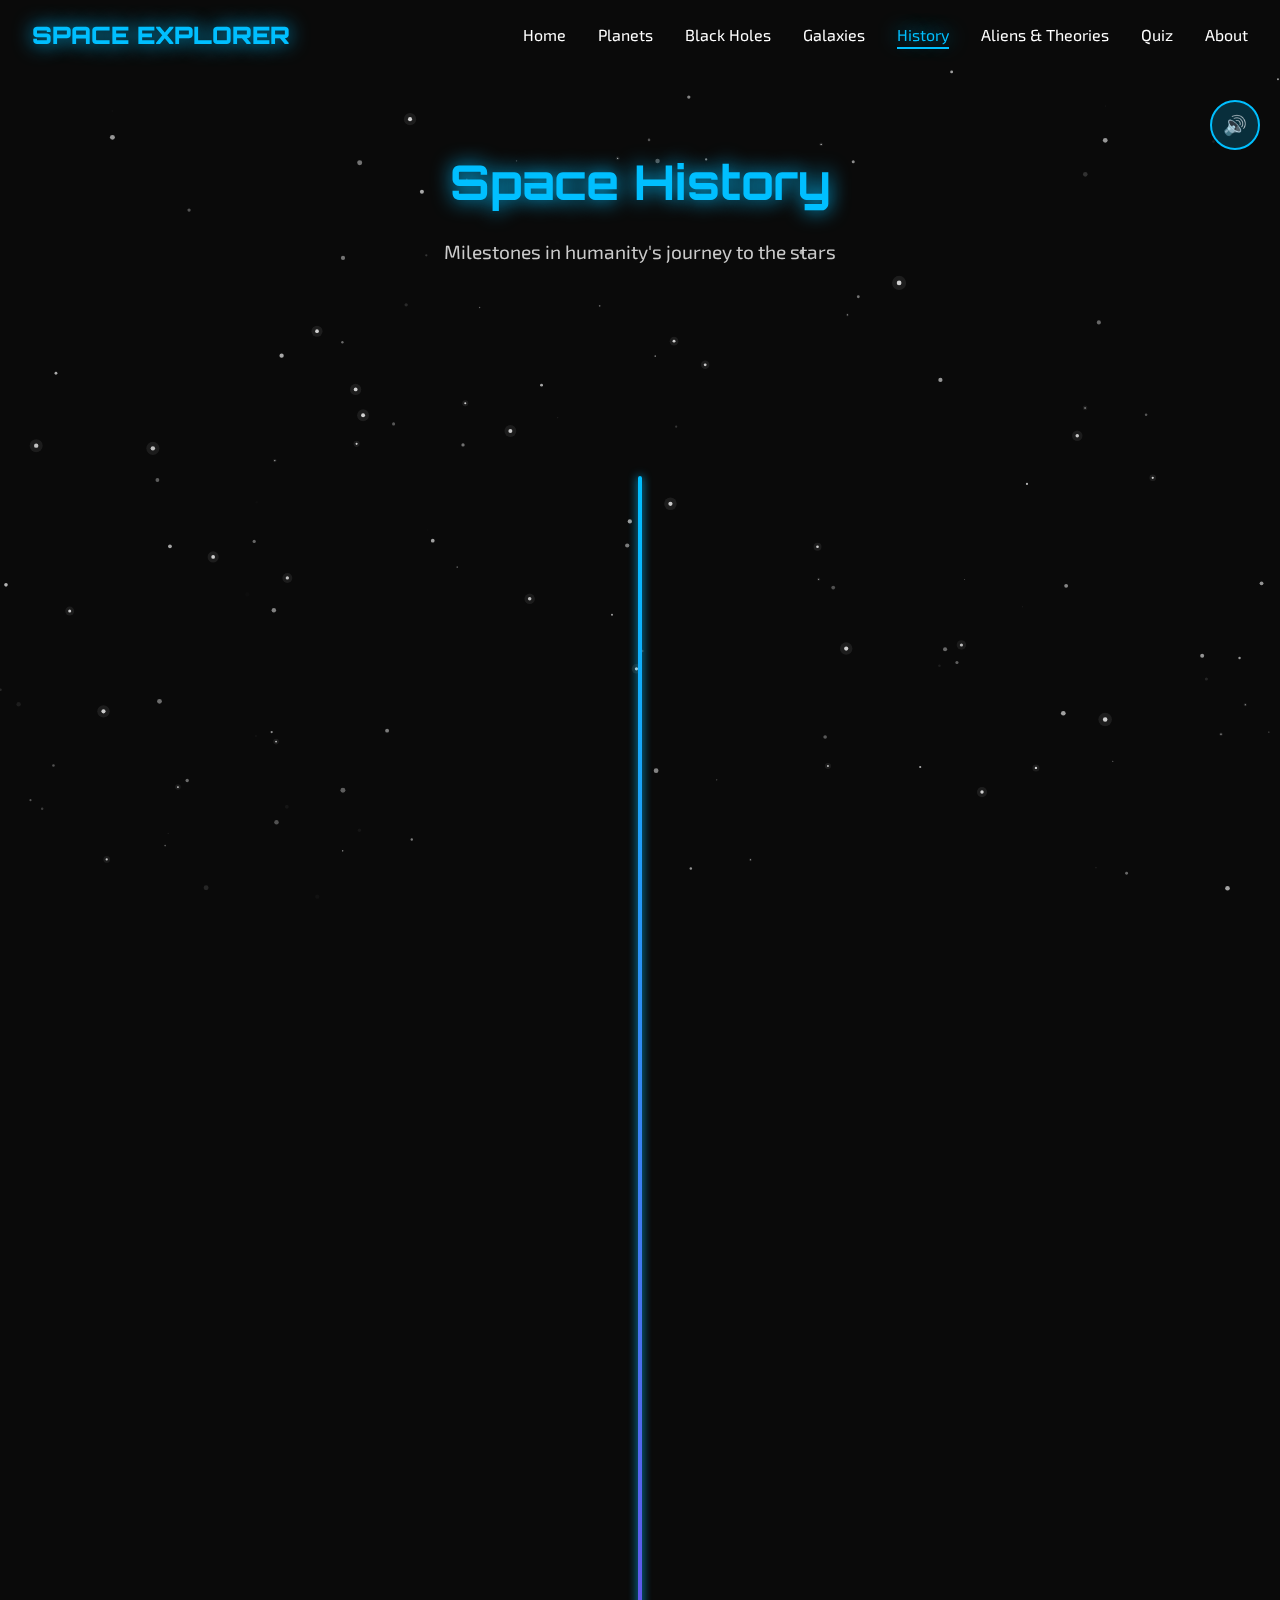
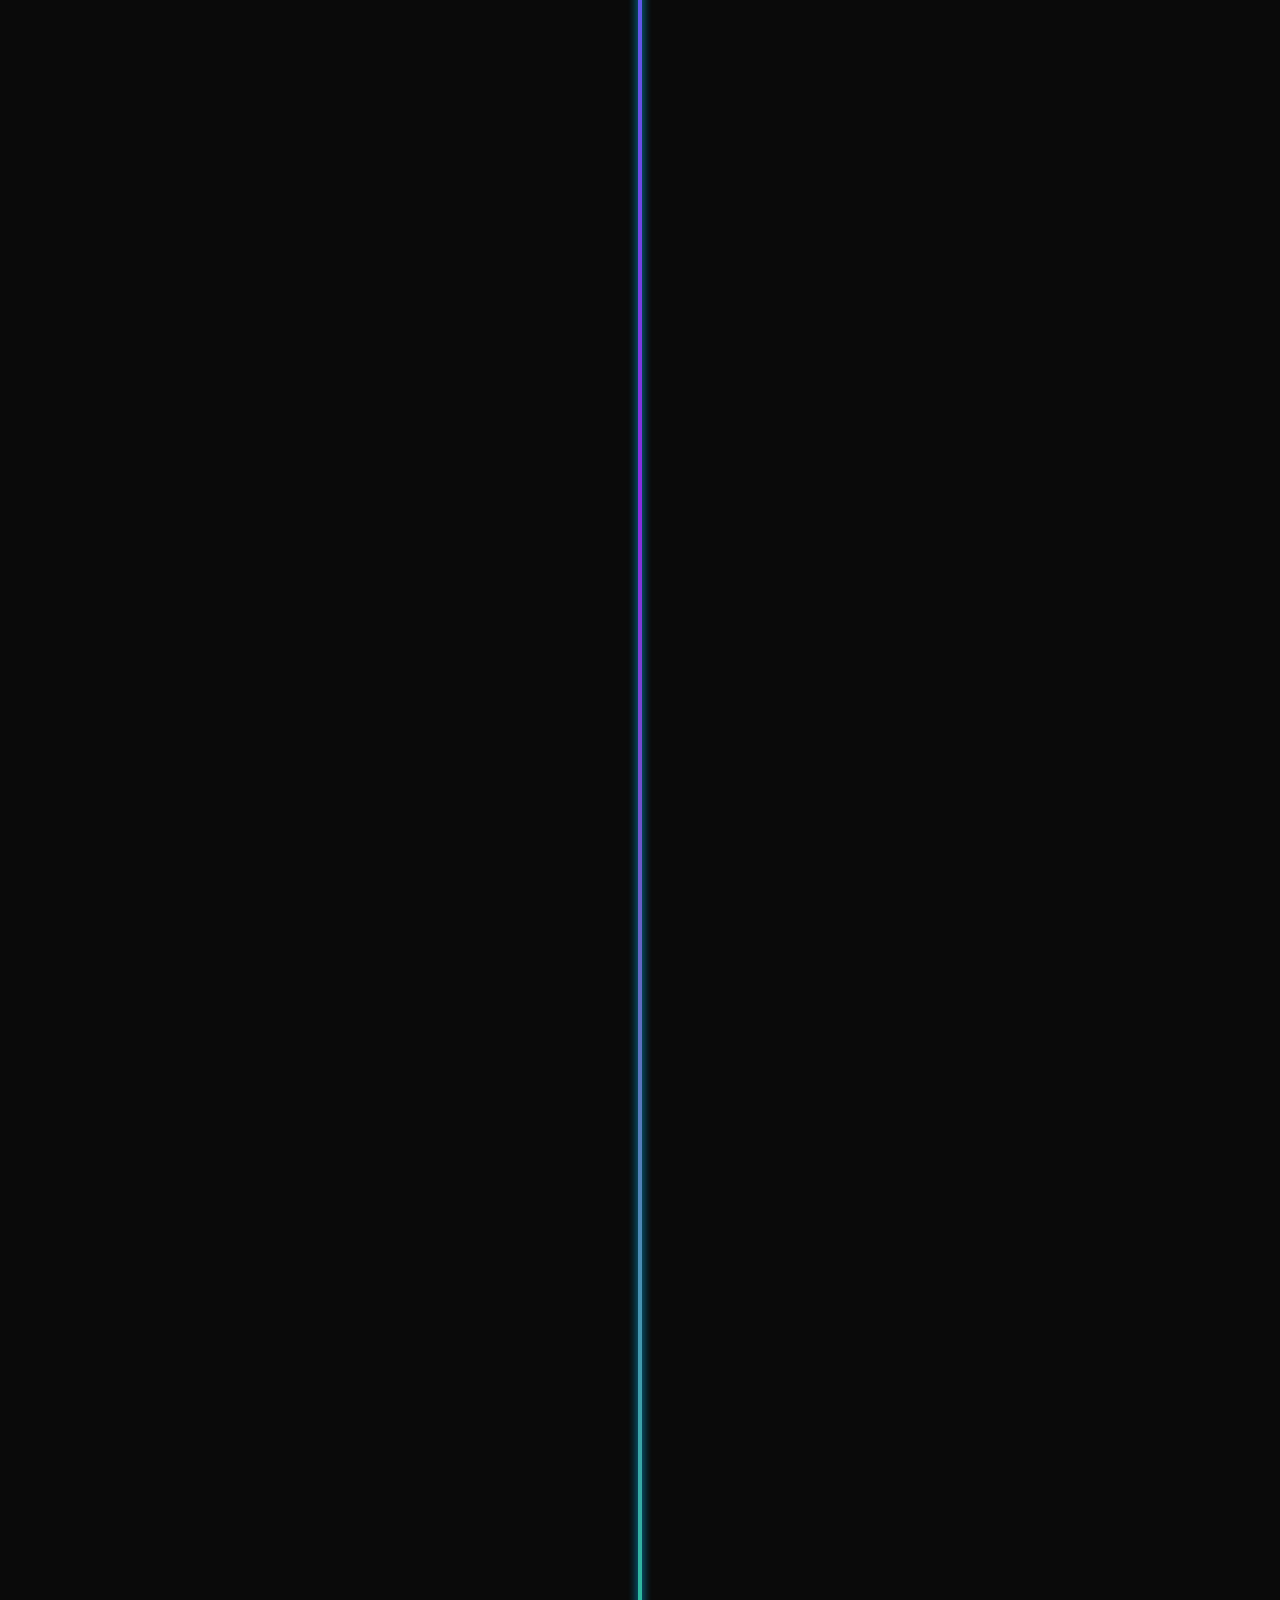
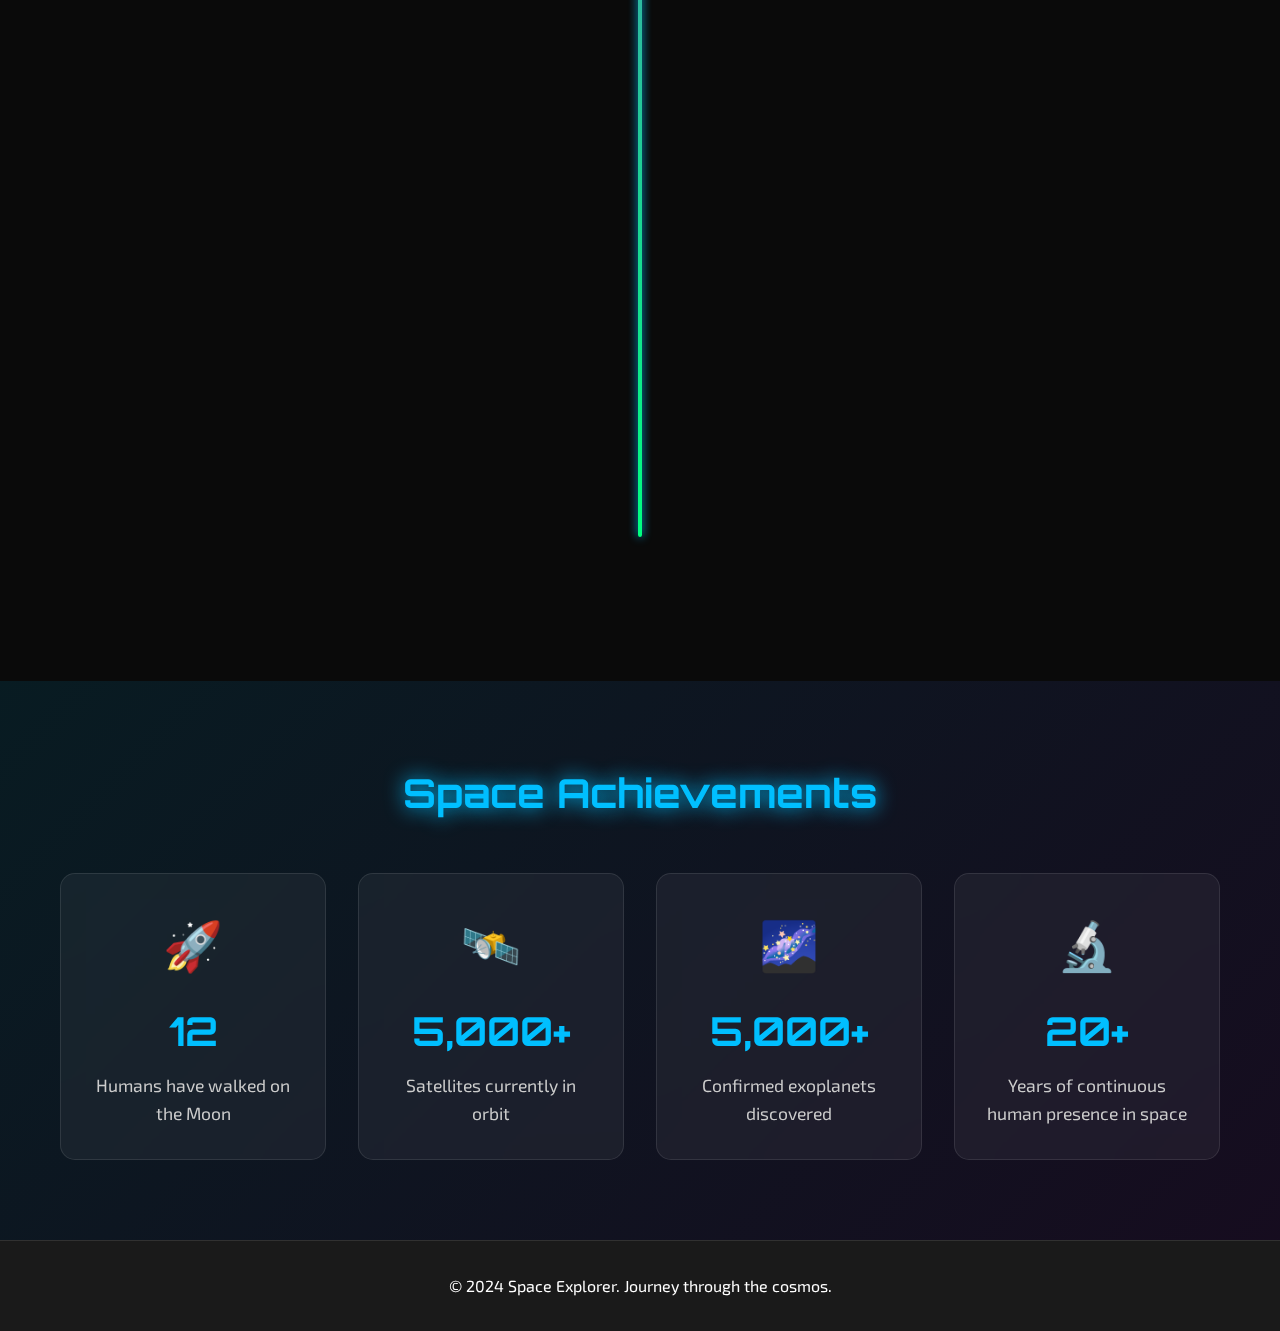
<file: space-history.html>
<!DOCTYPE html>
<html lang="en">
<head>
    <meta charset="UTF-8">
    <meta name="viewport" content="width=device-width, initial-scale=1.0">
    <title>Space History - Space Explorer</title>
    <link rel="stylesheet" href="styles/main.css">
    <link rel="stylesheet" href="styles/animations.css">
    <link rel="stylesheet" href="styles/space-history.css">
    <link rel="preconnect" href="https://fonts.googleapis.com">
    <link rel="preconnect" href="https://fonts.gstatic.com" crossorigin>
    <link href="https://fonts.googleapis.com/css2?family=Orbitron:wght@400;700;900&family=Exo+2:wght@300;400;600&display=swap" rel="stylesheet">
</head>
<body>
    <div id="starfield"></div>
    <div id="audio-toggle" class="audio-control">
        <span id="audio-icon">🔊</span>
    </div>

    <nav class="navbar">
        <div class="nav-container">
            <div class="nav-logo">
                <span class="logo-text">SPACE EXPLORER</span>
            </div>
            <ul class="nav-menu">
                <li><a href="index.html" class="nav-link">Home</a></li>
                <li><a href="planets.html" class="nav-link">Planets</a></li>
                <li><a href="black-holes.html" class="nav-link">Black Holes</a></li>
                <li><a href="galaxies.html" class="nav-link">Galaxies</a></li>
                <li><a href="space-history.html" class="nav-link active">History</a></li>
                <li><a href="aliens-theories.html" class="nav-link">Aliens & Theories</a></li>
                <li><a href="quiz.html" class="nav-link">Quiz</a></li>
                <li><a href="about.html" class="nav-link">About</a></li>
            </ul>
            <div class="hamburger">
                <span></span>
                <span></span>
                <span></span>
            </div>
        </div>
    </nav>

    <main class="main-content">
        <section class="page-header">
            <div class="container">
                <h1 class="page-title">Space History</h1>
                <p class="page-subtitle">Milestones in humanity's journey to the stars</p>
            </div>
        </section>

        <section class="timeline-section">
            <div class="timeline-container">
                <div class="timeline-line"></div>
                
                <div class="timeline-item" data-year="1957">
                    <div class="timeline-marker"></div>
                    <div class="timeline-content">
                        <h3>Sputnik 1</h3>
                        <p>The first artificial satellite launched by the Soviet Union, marking the beginning of the Space Age.</p>
                        <div class="timeline-visual sputnik"></div>
                    </div>
                </div>

                <div class="timeline-item" data-year="1961">
                    <div class="timeline-marker"></div>
                    <div class="timeline-content">
                        <h3>First Human in Space</h3>
                        <p>Yuri Gagarin becomes the first human to journey into outer space aboard Vostok 1.</p>
                        <div class="timeline-visual gagarin"></div>
                    </div>
                </div>

                <div class="timeline-item" data-year="1969">
                    <div class="timeline-marker"></div>
                    <div class="timeline-content">
                        <h3>Moon Landing</h3>
                        <p>Apollo 11 successfully lands on the Moon. Neil Armstrong and Buzz Aldrin become the first humans to walk on lunar surface.</p>
                        <div class="timeline-visual moon-landing"></div>
                    </div>
                </div>

                <div class="timeline-item" data-year="1977">
                    <div class="timeline-marker"></div>
                    <div class="timeline-content">
                        <h3>Voyager Mission</h3>
                        <p>Voyager 1 and 2 launched to explore the outer solar system and beyond.</p>
                        <div class="timeline-visual voyager"></div>
                    </div>
                </div>

                <div class="timeline-item" data-year="1990">
                    <div class="timeline-marker"></div>
                    <div class="timeline-content">
                        <h3>Hubble Space Telescope</h3>
                        <p>The Hubble Space Telescope is deployed, revolutionizing our understanding of the universe.</p>
                        <div class="timeline-visual hubble"></div>
                    </div>
                </div>

                <div class="timeline-item" data-year="1997">
                    <div class="timeline-marker"></div>
                    <div class="timeline-content">
                        <h3>Mars Pathfinder</h3>
                        <p>First successful Mars rover mission, paving the way for future Mars exploration.</p>
                        <div class="timeline-visual mars-rover"></div>
                    </div>
                </div>

                <div class="timeline-item" data-year="2011">
                    <div class="timeline-marker"></div>
                    <div class="timeline-content">
                        <h3>End of Space Shuttle Era</h3>
                        <p>The final Space Shuttle mission (STS-135) concludes 30 years of shuttle operations.</p>
                        <div class="timeline-visual shuttle"></div>
                    </div>
                </div>

                <div class="timeline-item" data-year="2020">
                    <div class="timeline-marker"></div>
                    <div class="timeline-content">
                        <h3>SpaceX Crew Dragon</h3>
                        <p>First commercial crewed spacecraft to carry astronauts to the International Space Station.</p>
                        <div class="timeline-visual crew-dragon"></div>
                    </div>
                </div>

                <div class="timeline-item" data-year="2021">
                    <div class="timeline-marker"></div>
                    <div class="timeline-content">
                        <h3>James Webb Space Telescope</h3>
                        <p>The most powerful space telescope ever built, designed to see the first galaxies that formed in the early universe.</p>
                        <div class="timeline-visual jwst"></div>
                    </div>
                </div>
            </div>
        </section>

        <section class="achievements-section">
            <div class="container">
                <h2 class="section-title">Space Achievements</h2>
                <div class="achievements-grid">
                    <div class="achievement-card">
                        <div class="achievement-icon">🚀</div>
                        <h3>12</h3>
                        <p>Humans have walked on the Moon</p>
                    </div>
                    <div class="achievement-card">
                        <div class="achievement-icon">🛰️</div>
                        <h3>5,000+</h3>
                        <p>Satellites currently in orbit</p>
                    </div>
                    <div class="achievement-card">
                        <div class="achievement-icon">🌌</div>
                        <h3>5,000+</h3>
                        <p>Confirmed exoplanets discovered</p>
                    </div>
                    <div class="achievement-card">
                        <div class="achievement-icon">🔬</div>
                        <h3>20+</h3>
                        <p>Years of continuous human presence in space</p>
                    </div>
                </div>
            </div>
        </section>
    </main>

    <footer class="footer">
        <div class="container">
            <p>&copy; 2024 Space Explorer. Journey through the cosmos.</p>
        </div>
    </footer>

    <script src="scripts/main.js"></script>
    <script src="scripts/starfield.js"></script>
    <script src="scripts/space-history.js"></script>
</body>
</html>
</file>
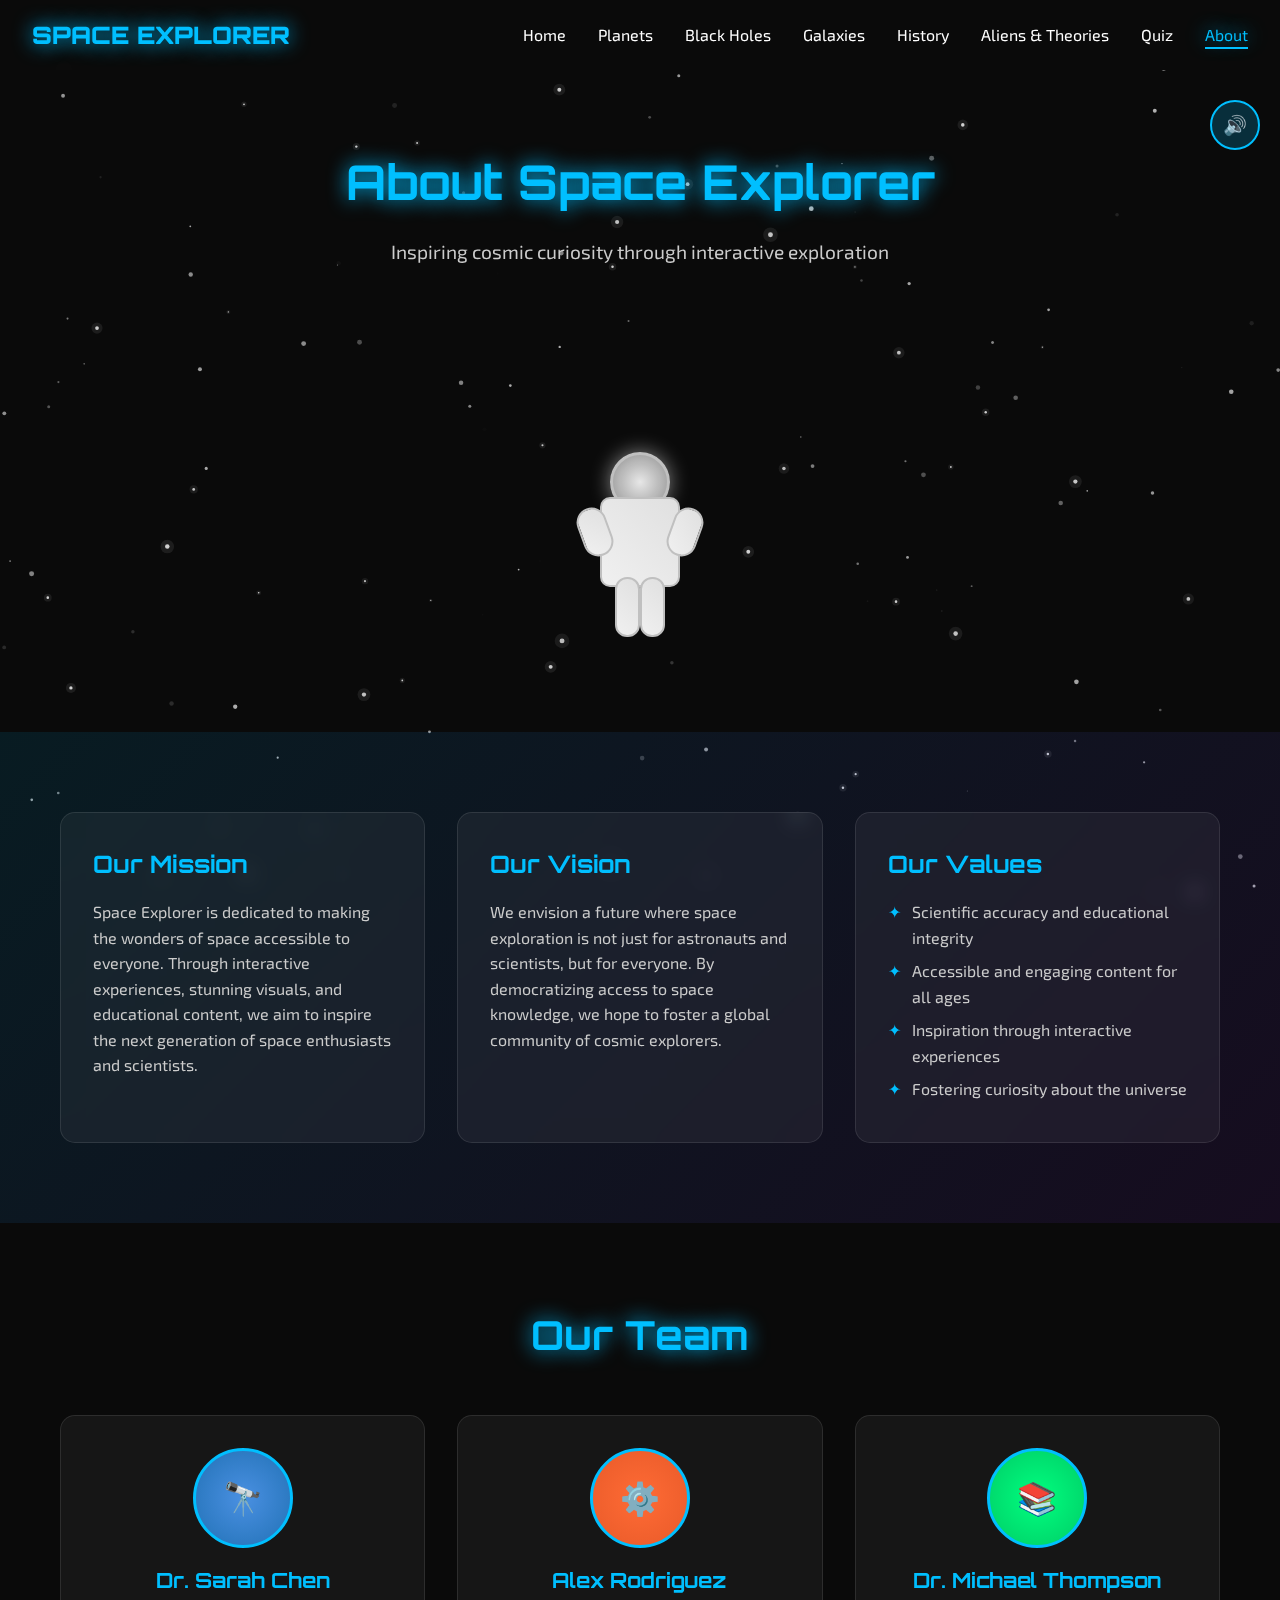
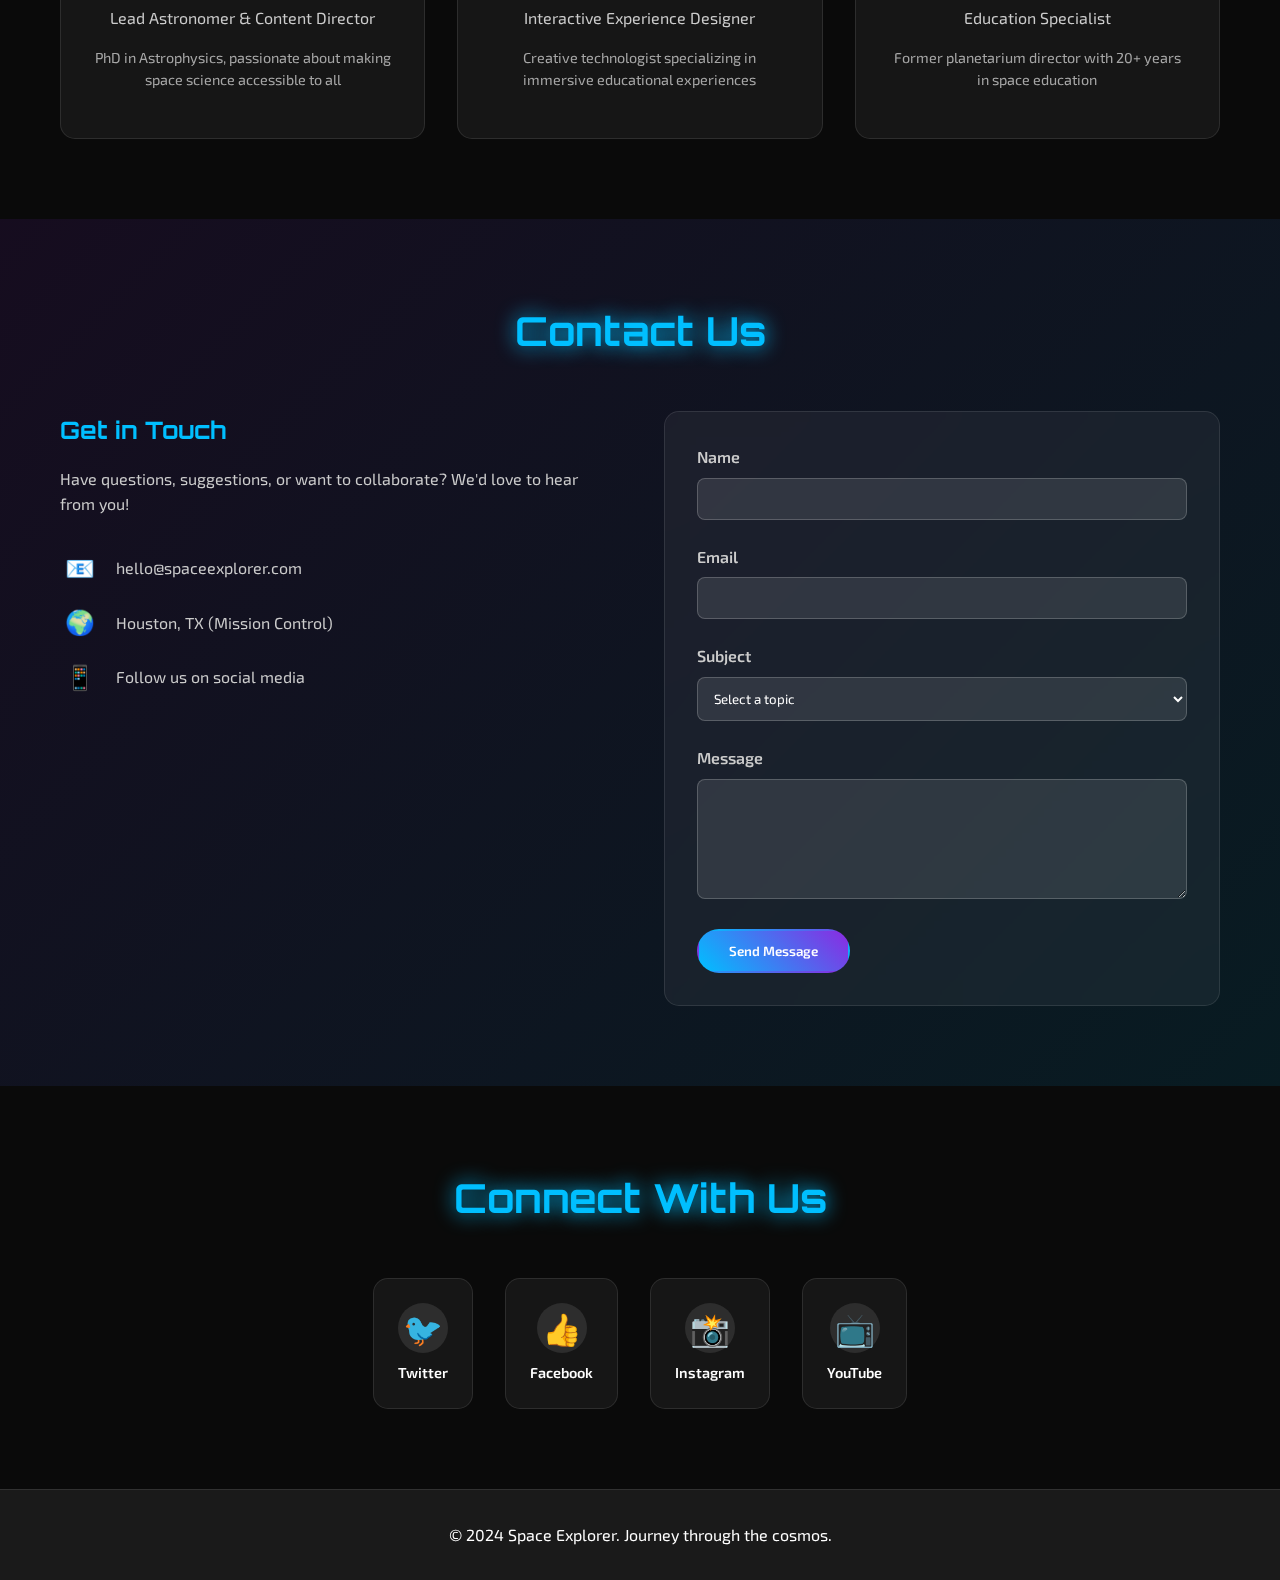
<file: project/about.html>
<!DOCTYPE html>
<html lang="en">
<head>
    <meta charset="UTF-8">
    <meta name="viewport" content="width=device-width, initial-scale=1.0">
    <title>About - Space Explorer</title>
    <link rel="stylesheet" href="styles/main.css">
    <link rel="stylesheet" href="styles/animations.css">
    <link rel="stylesheet" href="styles/about.css">
    <link rel="preconnect" href="https://fonts.googleapis.com">
    <link rel="preconnect" href="https://fonts.gstatic.com" crossorigin>
    <link href="https://fonts.googleapis.com/css2?family=Orbitron:wght@400;700;900&family=Exo+2:wght@300;400;600&display=swap" rel="stylesheet">
</head>
<body>
    <div id="starfield"></div>
    <div id="audio-toggle" class="audio-control">
        <span id="audio-icon">🔊</span>
    </div>

    <nav class="navbar">
        <div class="nav-container">
            <div class="nav-logo">
                <span class="logo-text">SPACE EXPLORER</span>
            </div>
            <ul class="nav-menu">
                <li><a href="index.html" class="nav-link">Home</a></li>
                <li><a href="planets.html" class="nav-link">Planets</a></li>
                <li><a href="black-holes.html" class="nav-link">Black Holes</a></li>
                <li><a href="galaxies.html" class="nav-link">Galaxies</a></li>
                <li><a href="space-history.html" class="nav-link">History</a></li>
                <li><a href="aliens-theories.html" class="nav-link">Aliens & Theories</a></li>
                <li><a href="quiz.html" class="nav-link">Quiz</a></li>
                <li><a href="about.html" class="nav-link active">About</a></li>
            </ul>
            <div class="hamburger">
                <span></span>
                <span></span>
                <span></span>
            </div>
        </div>
    </nav>

    <main class="main-content">
        <section class="page-header">
            <div class="container">
                <h1 class="page-title">About Space Explorer</h1>
                <p class="page-subtitle">Inspiring cosmic curiosity through interactive exploration</p>
            </div>
        </section>

        <section class="astronaut-section">
            <div class="astronaut-container">
                <div class="astronaut" id="floating-astronaut">
                    <div class="astronaut-helmet"></div>
                    <div class="astronaut-body"></div>
                    <div class="astronaut-arms">
                        <div class="arm left"></div>
                        <div class="arm right"></div>
                    </div>
                    <div class="astronaut-legs">
                        <div class="leg left"></div>
                        <div class="leg right"></div>
                    </div>
                </div>
                
            </div>
        </section>

        <section class="about-content">
            <div class="container">
                <div class="content-grid">
                    <div class="content-card">
                        <h2>Our Mission</h2>
                        <p>Space Explorer is dedicated to making the wonders of space accessible to everyone. Through interactive experiences, stunning visuals, and educational content, we aim to inspire the next generation of space enthusiasts and scientists.</p>
                    </div>
                    <div class="content-card">
                        <h2>Our Vision</h2>
                        <p>We envision a future where space exploration is not just for astronauts and scientists, but for everyone. By democratizing access to space knowledge, we hope to foster a global community of cosmic explorers.</p>
                    </div>
                    <div class="content-card">
                        <h2>Our Values</h2>
                        <ul>
                            <li>Scientific accuracy and educational integrity</li>
                            <li>Accessible and engaging content for all ages</li>
                            <li>Inspiration through interactive experiences</li>
                            <li>Fostering curiosity about the universe</li>
                        </ul>
                    </div>
                </div>
            </div>
        </section>

        <section class="team-section">
            <div class="container">
                <h2 class="section-title">Our Team</h2>
                <div class="team-grid">
                    <div class="team-member">
                        <div class="member-avatar astronomer"></div>
                        <h3>Dr. Sarah Chen</h3>
                        <p>Lead Astronomer & Content Director</p>
                        <div class="member-description">
                            <p>PhD in Astrophysics, passionate about making space science accessible to all</p>
                        </div>
                    </div>
                    <div class="team-member">
                        <div class="member-avatar engineer"></div>
                        <h3>Alex Rodriguez</h3>
                        <p>Interactive Experience Designer</p>
                        <div class="member-description">
                            <p>Creative technologist specializing in immersive educational experiences</p>
                        </div>
                    </div>
                    <div class="team-member">
                        <div class="member-avatar educator"></div>
                        <h3>Dr. Michael Thompson</h3>
                        <p>Education Specialist</p>
                        <div class="member-description">
                            <p>Former planetarium director with 20+ years in space education</p>
                        </div>
                    </div>
                </div>
            </div>
        </section>

        <section class="contact-section">
            <div class="container">
                <h2 class="section-title">Contact Us</h2>
                <div class="contact-content">
                    <div class="contact-info">
                        <h3>Get in Touch</h3>
                        <p>Have questions, suggestions, or want to collaborate? We'd love to hear from you!</p>
                        <div class="contact-details">
                            <div class="contact-item">
                                <div class="contact-icon">📧</div>
                                <span>hello@spaceexplorer.com</span>
                            </div>
                            <div class="contact-item">
                                <div class="contact-icon">🌍</div>
                                <span>Houston, TX (Mission Control)</span>
                            </div>
                            <div class="contact-item">
                                <div class="contact-icon">📱</div>
                                <span>Follow us on social media</span>
                            </div>
                        </div>
                    </div>
                    
                    <form class="contact-form" id="contact-form">
                        <div class="form-group">
                            <label for="name">Name</label>
                            <input type="text" id="name" name="name" required>
                        </div>
                        <div class="form-group">
                            <label for="email">Email</label>
                            <input type="email" id="email" name="email" required>
                        </div>
                        <div class="form-group">
                            <label for="subject">Subject</label>
                            <select id="subject" name="subject" required>
                                <option value="">Select a topic</option>
                                <option value="general">General Inquiry</option>
                                <option value="collaboration">Collaboration</option>
                                <option value="education">Educational Partnership</option>
                                <option value="feedback">Feedback</option>
                                <option value="technical">Technical Support</option>
                            </select>
                        </div>
                        <div class="form-group">
                            <label for="message">Message</label>
                            <textarea id="message" name="message" rows="5" required></textarea>
                        </div>
                        <button type="submit" class="btn btn-primary">Send Message</button>
                    </form>
                </div>
            </div>
        </section>

        <section class="social-section">
            <div class="container">
                <h2 class="section-title">Connect With Us</h2>
                <div class="social-links">
                    <a href="#" class="social-link twitter" onclick="openSocial('twitter')">
                        <div class="social-icon">🐦</div>
                        <span>Twitter</span>
                    </a>
                    <a href="#" class="social-link facebook" onclick="openSocial('facebook')">
                        <div class="social-icon">👍</div>
                        <span>Facebook</span>
                    </a>
                    <a href="#" class="social-link instagram" onclick="openSocial('instagram')">
                        <div class="social-icon">📸</div>
                        <span>Instagram</span>
                    </a>
                    <a href="#" class="social-link youtube" onclick="openSocial('youtube')">
                        <div class="social-icon">📺</div>
                        <span>YouTube</span>
                    </a>
                </div>
            </div>
        </section>
    </main>

    <footer class="footer">
        <div class="container">
            <p>&copy; 2024 Space Explorer. Journey through the cosmos.</p>
        </div>
    </footer>

    <script src="scripts/main.js"></script>
    <script src="scripts/starfield.js"></script>
    <script src="scripts/about.js"></script>
</body>
</html>
</file>
<file: styles/main.css>
:root {
  --space-black: #0a0a0a;
  --space-dark: #1a1a1a;
  --space-blue: #00bfff;
  --space-purple: #8a2be2;
  --space-green: #00ff7f;
  --space-orange: #ff6b35;
  --space-white: #ffffff;
  --space-gray: #666666;
  --space-light-gray: #cccccc;

  --font-primary: "Orbitron", monospace;
  --font-secondary: "Exo 2", sans-serif;

  --glow-blue: 0 0 20px var(--space-blue);
  --glow-purple: 0 0 20px var(--space-purple);
  --glow-green: 0 0 20px var(--space-green);
}

* {
  margin: 0;
  padding: 0;
  box-sizing: border-box;
}

body {
  font-family: var(--font-secondary);
  background: var(--space-black);
  color: var(--space-white);
  line-height: 1.6;
  overflow-x: hidden;
  scroll-behavior: smooth;
}

.container {
  max-width: 1200px;
  margin: 0 auto;
  padding: 0 20px;
}

/* Navigation */
.navbar {
  position: fixed;
  top: 0;
  width: 100%;
  background: rgba(10, 10, 10, 0.9);
  backdrop-filter: blur(10px);
  z-index: 1000;
  transition: all 0.3s ease;
}

.nav-container {
  display: flex;
  justify-content: space-between;
  align-items: center;
  padding: 1rem 2rem;
}

.nav-logo .logo-text {
  font-family: var(--font-primary);
  font-size: 1.5rem;
  font-weight: 900;
  color: var(--space-blue);
  text-shadow: var(--glow-blue);
}

.nav-menu {
  display: flex;
  list-style: none;
  gap: 2rem;
}

.nav-link {
  color: var(--space-white);
  text-decoration: none;
  font-weight: 400;
  transition: all 0.3s ease;
  position: relative;
}

.nav-link:hover,
.nav-link.active {
  color: var(--space-blue);
  text-shadow: var(--glow-blue);
}

.nav-link::after {
  content: "";
  position: absolute;
  bottom: -5px;
  left: 0;
  width: 0;
  height: 2px;
  background: var(--space-blue);
  transition: width 0.3s ease;
}

.nav-link:hover::after,
.nav-link.active::after {
  width: 100%;
}

.hamburger {
  display: none;
  flex-direction: column;
  cursor: pointer;
  gap: 4px;
}

.hamburger span {
  width: 25px;
  height: 3px;
  background: var(--space-white);
  transition: 0.3s;
}

/* Main Content */
.main-content {
  padding-top: 80px;
  min-height: 100vh;
}

/* Hero Section */
.hero-section {
  height: 100vh;
  display: flex;
  align-items: center;
  justify-content: center;
  position: relative;
  overflow: hidden;
}

.hero-content {
  text-align: center;
  z-index: 2;
  max-width: 800px;
}

.hero-title {
  font-family: var(--font-primary);
  font-size: 4rem;
  font-weight: 900;
  margin-bottom: 1rem;
  opacity: 0;
  animation: fadeInUp 1s ease-out 0.5s forwards;
}

.title-line {
  display: block;
  background: linear-gradient(45deg, var(--space-blue), var(--space-purple));
  -webkit-background-clip: text;
  -webkit-text-fill-color: transparent;
  background-clip: text;
  text-shadow: var(--glow-blue);
}

.hero-subtitle {
  font-size: 1.2rem;
  color: var(--space-light-gray);
  margin-bottom: 2rem;
  opacity: 0;
  animation: fadeInUp 1s ease-out 1s forwards;
}

.hero-buttons {
  display: flex;
  gap: 1rem;
  justify-content: center;
  opacity: 0;
  animation: fadeInUp 1s ease-out 1.5s forwards;
}

/* Rocket Animation */
.rocket-container {
  position: absolute;
  right: 10%;
  top: 50%;
  transform: translateY(-50%);
  z-index: 1;
}

.rocket {
  width: 60px;
  height: 120px;
  position: relative;
  animation: float 3s ease-in-out infinite;
}

.rocket-body {
  width: 100%;
  height: 80%;
  background: linear-gradient(45deg, #c0c0c0, #ffffff);
  border-radius: 30px 30px 10px 10px;
  position: relative;
}

.rocket-body::before {
  content: "";
  position: absolute;
  top: 10px;
  left: 50%;
  transform: translateX(-50%);
  width: 20px;
  height: 20px;
  background: var(--space-blue);
  border-radius: 50%;
  box-shadow: 0 0 10px var(--space-blue);
}

.rocket-flame {
  position: absolute;
  bottom: -20px;
  left: 35%;
  transform: translateX(-50%);
  width: 20px;
  height: 30px;
  background: linear-gradient(to bottom, #ff6b35, #ffcc00, transparent);
  border-radius: 50% 50% 50% 50% / 60% 60% 40% 40%;
  animation: rocket-flame 0.2s ease-in-out infinite alternate;
}

.rocket-trail {
  position: absolute;
  top: 50%;
  right: 100%;
  width: 200px;
  height: 2px;
  background: linear-gradient(to left, var(--space-blue), transparent);
  transform: translateY(-50%);
  opacity: 0.7;
}

/* Buttons */
.btn {
  padding: 12px 30px;
  border: none;
  border-radius: 25px;
  font-family: var(--font-secondary);
  font-weight: 600;
  cursor: pointer;
  transition: all 0.3s ease;
  text-decoration: none;
  display: inline-block;
  position: relative;
  overflow: hidden;
}

.btn-primary {
  background: linear-gradient(45deg, var(--space-blue), var(--space-purple));
  color: var(--space-white);
  border: 2px solid transparent;
}

.btn-primary:hover {
  transform: translateY(-2px);
  box-shadow: var(--glow-blue);
}

.btn-secondary {
  background: transparent;
  color: var(--space-blue);
  border: 2px solid var(--space-blue);
}

.btn-secondary:hover {
  background: var(--space-blue);
  color: var(--space-white);
  box-shadow: var(--glow-blue);
}

.btn-tertiary {
  background: transparent;
  color: var(--space-green);
  border: 2px solid var(--space-green);
}

.btn-tertiary:hover {
  background: var(--space-green);
  color: var(--space-black);
  box-shadow: var(--glow-green);
}

/* Sections */
.section-title {
  font-family: var(--font-primary);
  font-size: 2.5rem;
  text-align: center;
  margin-bottom: 3rem;
  color: var(--space-blue);
  text-shadow: var(--glow-blue);
}

.page-header {
  padding: 4rem 0;
  text-align: center;
}

.page-title {
  font-family: var(--font-primary);
  font-size: 3rem;
  margin-bottom: 1rem;
  color: var(--space-blue);
  text-shadow: var(--glow-blue);
}

.page-subtitle {
  font-size: 1.2rem;
  color: var(--space-light-gray);
}

/* Mission Section */
.mission-section {
  padding: 5rem 0;
  background: linear-gradient(
    135deg,
    rgba(0, 191, 255, 0.1),
    rgba(138, 43, 226, 0.1)
  );
}

.mission-grid {
  display: grid;
  grid-template-columns: repeat(auto-fit, minmax(300px, 1fr));
  gap: 2rem;
  margin-top: 3rem;
}

.mission-card {
  background: rgba(255, 255, 255, 0.05);
  border-radius: 15px;
  padding: 2rem;
  text-align: center;
  backdrop-filter: blur(10px);
  border: 1px solid rgba(255, 255, 255, 0.1);
  transition: all 0.3s ease;
}

.mission-card:hover {
  transform: translateY(-10px);
  box-shadow: 0 20px 40px rgba(0, 191, 255, 0.3);
}

.card-icon {
  font-size: 3rem;
  margin-bottom: 1rem;
}

.mission-card h3 {
  font-family: var(--font-primary);
  font-size: 1.5rem;
  margin-bottom: 1rem;
  color: var(--space-blue);
}

/* Featured Section */
.featured-section {
  padding: 5rem 0;
}

.featured-grid {
  display: grid;
  grid-template-columns: repeat(auto-fit, minmax(350px, 1fr));
  gap: 2rem;
}

.featured-card {
  position: relative;
  height: 300px;
  border-radius: 15px;
  overflow: hidden;
  cursor: pointer;
  transition: all 0.3s ease;
}

.featured-card:hover {
  transform: scale(1.05);
  box-shadow: 0 20px 40px rgba(0, 191, 255, 0.3);
}

.card-bg {
  position: absolute;
  top: 0;
  left: 0;
  width: 100%;
  height: 100%;
  background-size: cover;
  background-position: center;
  transition: transform 0.3s ease;
}

.featured-card:hover .card-bg {
  transform: scale(1.1);
}

.planets-bg {
  background-image: linear-gradient(rgba(0, 0, 0, 0.3), rgba(0, 0, 0, 0.3)),
    radial-gradient(circle at 30% 30%, #ff6b35 0%, transparent 50%),
    radial-gradient(circle at 70% 70%, #00bfff 0%, transparent 50%),
    radial-gradient(circle at 50% 50%, #8a2be2 0%, transparent 70%),
    linear-gradient(45deg, #0a0a0a, #1a1a1a);
}

.blackhole-bg {
  background-image: linear-gradient(rgba(0, 0, 0, 0.3), rgba(0, 0, 0, 0.3)),
    radial-gradient(
      circle at 50% 50%,
      transparent 30%,
      #8a2be2 50%,
      #000000 70%
    ),
    linear-gradient(45deg, #0a0a0a, #1a1a1a);
}

.galaxies-bg {
  background-image: linear-gradient(rgba(0, 0, 0, 0.3), rgba(0, 0, 0, 0.3)),
    radial-gradient(
      ellipse at 50% 50%,
      #00bfff 0%,
      #8a2be2 30%,
      transparent 70%
    ),
    linear-gradient(45deg, #0a0a0a, #1a1a1a);
}

.card-content {
  position: absolute;
  bottom: 0;
  left: 0;
  right: 0;
  padding: 2rem;
  background: linear-gradient(transparent, rgba(0, 0, 0, 0.8));
}

.card-content h3 {
  font-family: var(--font-primary);
  font-size: 1.8rem;
  margin-bottom: 0.5rem;
  color: var(--space-blue);
}

/* Audio Control */
.audio-control {
  position: fixed;
  top: 100px;
  right: 20px;
  z-index: 1000;
  background: rgba(0, 191, 255, 0.2);
  border: 2px solid var(--space-blue);
  border-radius: 50%;
  width: 50px;
  height: 50px;
  display: flex;
  align-items: center;
  justify-content: center;
  cursor: pointer;
  transition: all 0.3s ease;
  backdrop-filter: blur(10px);
}

.audio-control:hover {
  background: rgba(0, 191, 255, 0.4);
  box-shadow: var(--glow-blue);
}

#audio-icon {
  font-size: 1.2rem;
}

/* Modal */
.modal {
  display: none;
  position: fixed;
  z-index: 2000;
  left: 0;
  top: 0;
  width: 100%;
  height: 100%;
  background-color: rgba(0, 0, 0, 0.8);
  backdrop-filter: blur(5px);
}

.modal-content {
  background: var(--space-dark);
  margin: 5% auto;
  padding: 2rem;
  border-radius: 15px;
  width: 90%;
  max-width: 600px;
  border: 2px solid var(--space-blue);
  position: relative;
}

.close {
  position: absolute;
  top: 10px;
  right: 20px;
  color: var(--space-light-gray);
  font-size: 30px;
  font-weight: bold;
  cursor: pointer;
  transition: color 0.3s ease;
}

.close:hover {
  color: var(--space-blue);
}

/* Footer */
.footer {
  background: var(--space-dark);
  padding: 2rem 0;
  text-align: center;
  border-top: 1px solid rgba(255, 255, 255, 0.1);
}

/* Responsive Design */
@media (max-width: 768px) {
  .nav-menu {
    position: fixed;
    left: -100%;
    top: 70px;
    flex-direction: column;
    background-color: rgba(10, 10, 10, 0.95);
    width: 100%;
    text-align: center;
    transition: 0.3s;
    padding: 2rem 0;
  }

  .nav-menu.active {
    left: 0;
  }

  .hamburger {
    display: flex;
  }

  .hero-title {
    font-size: 2.5rem;
  }

  .hero-buttons {
    flex-direction: column;
    align-items: center;
  }

  .mission-grid {
    grid-template-columns: 1fr;
  }

  .featured-grid {
    grid-template-columns: 1fr;
  }

  .featured-card {
    height: 250px;
  }

  .rocket-container {
    right: 5%;
  }

  .rocket {
    width: 40px;
    height: 80px;
  }
}

@media (max-width: 480px) {
  .hero-title {
    font-size: 2rem;
  }

  .section-title {
    font-size: 2rem;
  }

  .page-title {
    font-size: 2.5rem;
  }

  .container {
    padding: 0 15px;
  }

  .nav-container {
    padding: 1rem;
  }

  .rocket-container {
    display: none;
  }
}
</file>
<file: styles/animations.css>
/* Keyframe Animations */
@keyframes fadeInUp {
  from {
    opacity: 0;
    transform: translateY(50px);
  }
  to {
    opacity: 1;
    transform: translateY(0);
  }
}

@keyframes fadeInDown {
  from {
    opacity: 0;
    transform: translateY(-50px);
  }
  to {
    opacity: 1;
    transform: translateY(0);
  }
}

@keyframes fadeInLeft {
  from {
    opacity: 0;
    transform: translateX(-50px);
  }
  to {
    opacity: 1;
    transform: translateX(0);
  }
}

@keyframes fadeInRight {
  from {
    opacity: 0;
    transform: translateX(50px);
  }
  to {
    opacity: 1;
    transform: translateX(0);
  }
}

@keyframes float {
  0%,
  100% {
    transform: translateY(0px);
  }
  50% {
    transform: translateY(-20px);
  }
}

@keyframes pulse {
  0%,
  100% {
    transform: scale(1);
  }
  50% {
    transform: scale(1.05);
  }
}

@keyframes rotate {
  from {
    transform: rotate(0deg);
  }
  to {
    transform: rotate(360deg);
  }
}

@keyframes twinkle {
  0%,
  100% {
    opacity: 0.3;
  }
  50% {
    opacity: 1;
  }
}

@keyframes shooting-star {
  0% {
    transform: translateX(-100px) translateY(100px);
    opacity: 0;
  }
  50% {
    opacity: 1;
  }
  100% {
    transform: translateX(100vw) translateY(-100px);
    opacity: 0;
  }
}

@keyframes glow {
  0%,
  100% {
    box-shadow: 0 0 20px var(--space-blue);
  }
  50% {
    box-shadow: 0 0 30px var(--space-blue), 0 0 40px var(--space-blue);
  }
}

@keyframes rocket-launch {
  0% {
    transform: translateY(0) rotate(0deg);
  }
  100% {
    transform: translateY(-100vh) rotate(10deg);
  }
}

@keyframes rocket-flame {
  0%,
  100% {
    transform: scaleY(1);
  }
  50% {
    transform: scaleY(1.5);
  }
}

@keyframes orbital-rotation {
  from {
    transform: rotate(0deg);
  }
  to {
    transform: rotate(360deg);
  }
}

@keyframes planet-spin {
  from {
    transform: rotate(0deg);
  }
  to {
    transform: rotate(360deg);
  }
}

@keyframes nebula-flow {
  0%,
  100% {
    transform: translateX(0) translateY(0);
  }
  33% {
    transform: translateX(20px) translateY(-10px);
  }
  66% {
    transform: translateX(-10px) translateY(20px);
  }
}

@keyframes black-hole-spin {
  from {
    transform: rotate(0deg);
  }
  to {
    transform: rotate(360deg);
  }
}

@keyframes accretion-disk {
  0% {
    transform: rotate(0deg) scale(1);
  }
  50% {
    transform: rotate(180deg) scale(1.1);
  }
  100% {
    transform: rotate(360deg) scale(1);
  }
}

@keyframes ufo-hover {
  0%,
  100% {
    transform: translateY(0px);
  }
  50% {
    transform: translateY(-15px);
  }
}

@keyframes ufo-lights {
  0%,
  100% {
    opacity: 0.3;
  }
  25% {
    opacity: 1;
  }
  50% {
    opacity: 0.3;
  }
  75% {
    opacity: 1;
  }
}

@keyframes beam-pulse {
  0%,
  100% {
    opacity: 0.3;
    transform: scaleX(1);
  }
  50% {
    opacity: 0.8;
    transform: scaleX(1.2);
  }
}

@keyframes astronaut-float {
  0%,
  100% {
    transform: translateY(0px) rotate(0deg);
  }
  25% {
    transform: translateY(-10px) rotate(5deg);
  }
  50% {
    transform: translateY(0px) rotate(0deg);
  }
  75% {
    transform: translateY(10px) rotate(-5deg);
  }
}

@keyframes galaxy-spiral {
  from {
    transform: rotate(0deg);
  }
  to {
    transform: rotate(360deg);
  }
}

@keyframes star-trail {
  0% {
    opacity: 0;
    transform: translateX(-50px);
  }
  50% {
    opacity: 1;
  }
  100% {
    opacity: 0;
    transform: translateX(50px);
  }
}

@keyframes meteor-shower {
  0% {
    transform: translateX(-100px) translateY(100px);
    opacity: 0;
  }
  10% {
    opacity: 1;
  }
  90% {
    opacity: 1;
  }
  100% {
    transform: translateX(100vw) translateY(-100px);
    opacity: 0;
  }
}

@keyframes timeline-reveal {
  from {
    opacity: 0;
    transform: translateX(-50px);
  }
  to {
    opacity: 1;
    transform: translateX(0);
  }
}

@keyframes card-flip {
  0% {
    transform: rotateY(0deg);
  }
  50% {
    transform: rotateY(90deg);
  }
  100% {
    transform: rotateY(0deg);
  }
}

@keyframes zoom-in {
  from {
    transform: scale(0.8);
    opacity: 0;
  }
  to {
    transform: scale(1);
    opacity: 1;
  }
}

@keyframes zoom-out {
  from {
    transform: scale(1.2);
    opacity: 0;
  }
  to {
    transform: scale(1);
    opacity: 1;
  }
}

@keyframes slide-in-left {
  from {
    transform: translateX(-100%);
    opacity: 0;
  }
  to {
    transform: translateX(0);
    opacity: 1;
  }
}

@keyframes slide-in-right {
  from {
    transform: translateX(100%);
    opacity: 0;
  }
  to {
    transform: translateX(0);
    opacity: 1;
  }
}

@keyframes bounce-in {
  0% {
    transform: scale(0.3);
    opacity: 0;
  }
  50% {
    transform: scale(1.05);
  }
  70% {
    transform: scale(0.9);
  }
  100% {
    transform: scale(1);
    opacity: 1;
  }
}

/* Animation Classes */
.fade-in-up {
  animation: fadeInUp 0.8s ease-out;
}

.fade-in-down {
  animation: fadeInDown 0.8s ease-out;
}

.fade-in-left {
  animation: fadeInLeft 0.8s ease-out;
}

.fade-in-right {
  animation: fadeInRight 0.8s ease-out;
}

.float {
  animation: float 3s ease-in-out infinite;
}

.pulse {
  animation: pulse 2s ease-in-out infinite;
}

.rotate {
  animation: rotate 10s linear infinite;
}

.twinkle {
  animation: twinkle 2s ease-in-out infinite;
}

.glow {
  animation: glow 2s ease-in-out infinite;
}

.bounce-in {
  animation: bounce-in 0.6s ease-out;
}

.zoom-in {
  animation: zoom-in 0.5s ease-out;
}

.zoom-out {
  animation: zoom-out 0.5s ease-out;
}

/* Hover Effects */
.hover-lift {
  transition: transform 0.3s ease;
}

.hover-lift:hover {
  transform: translateY(-10px);
}

.hover-glow {
  transition: box-shadow 0.3s ease;
}

.hover-glow:hover {
  box-shadow: 0 0 30px var(--space-blue);
}

.hover-scale {
  transition: transform 0.3s ease;
}

.hover-scale:hover {
  transform: scale(1.05);
}

.hover-rotate {
  transition: transform 0.3s ease;
}

.hover-rotate:hover {
  transform: rotate(5deg);
}

/* Scroll Animations */
.scroll-reveal {
  opacity: 0;
  transform: translateY(50px);
  transition: all 0.8s ease;
}

.scroll-reveal.active {
  opacity: 1;
  transform: translateY(0);
}

.scroll-reveal-left {
  opacity: 0;
  transform: translateX(-50px);
  transition: all 0.8s ease;
}

.scroll-reveal-left.active {
  opacity: 1;
  transform: translateX(0);
}

.scroll-reveal-right {
  opacity: 0;
  transform: translateX(50px);
  transition: all 0.8s ease;
}

.scroll-reveal-right.active {
  opacity: 1;
  transform: translateX(0);
}

/* Parallax Effects */
.parallax {
  transform: translateZ(0);
  transition: transform 0.1s ease-out;
}

.parallax-slow {
  transform: translateZ(0);
  transition: transform 0.2s ease-out;
}

.parallax-fast {
  transform: translateZ(0);
  transition: transform 0.05s ease-out;
}
</file>
<file: styles/about.css>
.astronaut-section {
  padding: 3rem 0;
  position: relative;
  height: 400px;
  overflow: hidden;
}

.astronaut-container {
  position: relative;
  width: 100%;
  height: 100%;
  display: flex;
  justify-content: center;
  align-items: center;
}

.astronaut {
  position: relative;
  width: 120px;
  height: 160px;
  animation: astronaut-float 6s ease-in-out infinite;
}

.astronaut-helmet {
  position: absolute;
  top: 0;
  left: 50%;
  transform: translateX(-50%);
  width: 60px;
  height: 60px;
  background: radial-gradient(
    circle,
    rgba(255, 255, 255, 0.9),
    rgba(200, 200, 200, 0.7)
  );
  border-radius: 50%;
  border: 3px solid #c0c0c0;
  box-shadow: 0 0 20px rgba(255, 255, 255, 0.5);
}

.astronaut-body {
  position: absolute;
  top: 45px;
  left: 50%;
  transform: translateX(-50%);
  width: 80px;
  height: 90px;
  background: linear-gradient(45deg, #f0f0f0, #e0e0e0);
  border-radius: 10px;
  border: 2px solid #c0c0c0;
}

.astronaut-arms {
  position: absolute;
  top: 55px;
  left: 50%;
  transform: translateX(-50%);
  width: 120px;
  height: 30px;
}

.arm {
  position: absolute;
  width: 30px;
  height: 50px;
  background: linear-gradient(45deg, #f0f0f0, #e0e0e0);
  border-radius: 15px;
  border: 2px solid #c0c0c0;
}

.arm.left {
  left: 0;
  transform: rotate(-20deg);
}

.arm.right {
  right: 0;
  transform: rotate(20deg);
}

.astronaut-legs {
  position: absolute;
  top: 125px;
  left: 50%;
  transform: translateX(-50%);
  width: 80px;
  height: 35px;
}

.leg {
  position: absolute;
  width: 25px;
  height: 60px;
  background: linear-gradient(45deg, #f0f0f0, #e0e0e0);
  border-radius: 12px;
  border: 2px solid #c0c0c0;
}

.leg.left {
  left: 15px;
}

.leg.right {
  right: 15px;
}

.astronaut-trail {
  position: absolute;
  top: 50%;
  left: 50%;
  transform: translate(-50%, -50%);
  width: 200px;
  height: 200px;
  background: radial-gradient(circle, transparent, rgba(0, 191, 255, 0.1));
  border-radius: 50%;
  animation: pulse 4s ease-in-out infinite;
}

.about-content {
  padding: 5rem 0;
  background: linear-gradient(
    135deg,
    rgba(0, 191, 255, 0.1),
    rgba(138, 43, 226, 0.1)
  );
}

.content-grid {
  display: grid;
  grid-template-columns: repeat(auto-fit, minmax(350px, 1fr));
  gap: 2rem;
}

.content-card {
  background: rgba(255, 255, 255, 0.05);
  border-radius: 15px;
  padding: 2rem;
  backdrop-filter: blur(10px);
  border: 1px solid rgba(255, 255, 255, 0.1);
  transition: all 0.3s ease;
}

.content-card:hover {
  transform: translateY(-10px);
  box-shadow: 0 20px 40px rgba(0, 191, 255, 0.3);
}

.content-card h2 {
  font-family: var(--font-primary);
  color: var(--space-blue);
  margin-bottom: 1rem;
  font-size: 1.5rem;
}

.content-card p {
  color: var(--space-light-gray);
  line-height: 1.6;
  margin-bottom: 1rem;
}

.content-card ul {
  list-style: none;
  padding: 0;
}

.content-card li {
  color: var(--space-light-gray);
  line-height: 1.6;
  margin-bottom: 0.5rem;
  position: relative;
  padding-left: 1.5rem;
}

.content-card li::before {
  content: "✦";
  position: absolute;
  left: 0;
  color: var(--space-blue);
}

.team-section {
  padding: 5rem 0;
}

.team-grid {
  display: grid;
  grid-template-columns: repeat(auto-fit, minmax(300px, 1fr));
  gap: 2rem;
}

.team-member {
  background: rgba(255, 255, 255, 0.05);
  border-radius: 15px;
  padding: 2rem;
  text-align: center;
  backdrop-filter: blur(10px);
  border: 1px solid rgba(255, 255, 255, 0.1);
  transition: all 0.3s ease;
}

.team-member:hover {
  transform: translateY(-10px);
  box-shadow: 0 20px 40px rgba(0, 191, 255, 0.3);
}

.member-avatar {
  width: 100px;
  height: 100px;
  margin: 0 auto 1rem;
  border-radius: 50%;
  border: 3px solid var(--space-blue);
  position: relative;
  overflow: hidden;
}

.astronomer {
  background: radial-gradient(circle, #4a90e2, #2171b5);
}

.astronomer::after {
  content: "🔭";
  position: absolute;
  top: 50%;
  left: 50%;
  transform: translate(-50%, -50%);
  font-size: 2rem;
}

.engineer {
  background: radial-gradient(circle, #ff6b35, #e85a29);
}

.engineer::after {
  content: "⚙️";
  position: absolute;
  top: 50%;
  left: 50%;
  transform: translate(-50%, -50%);
  font-size: 2rem;
}

.educator {
  background: radial-gradient(circle, #00ff7f, #00cc66);
}

.educator::after {
  content: "📚";
  position: absolute;
  top: 50%;
  left: 50%;
  transform: translate(-50%, -50%);
  font-size: 2rem;
}

.team-member h3 {
  font-family: var(--font-primary);
  color: var(--space-blue);
  margin-bottom: 0.5rem;
  font-size: 1.3rem;
}

.team-member p {
  color: var(--space-light-gray);
  margin-bottom: 1rem;
}

.member-description {
  opacity: 0.8;
}

.member-description p {
  font-size: 0.9rem;
  line-height: 1.5;
}

.contact-section {
  padding: 5rem 0;
  background: linear-gradient(
    135deg,
    rgba(138, 43, 226, 0.1),
    rgba(0, 191, 255, 0.1)
  );
}

.contact-content {
  display: grid;
  grid-template-columns: 1fr 1fr;
  gap: 3rem;
  align-items: start;
}

.contact-info h3 {
  font-family: var(--font-primary);
  color: var(--space-blue);
  margin-bottom: 1rem;
  font-size: 1.5rem;
}

.contact-info p {
  color: var(--space-light-gray);
  line-height: 1.6;
  margin-bottom: 2rem;
}

.contact-details {
  display: flex;
  flex-direction: column;
  gap: 1rem;
}

.contact-item {
  display: flex;
  align-items: center;
  gap: 1rem;
  color: var(--space-light-gray);
}

.contact-icon {
  font-size: 1.5rem;
  width: 40px;
  text-align: center;
}

.contact-form {
  background: rgba(255, 255, 255, 0.05);
  border-radius: 15px;
  padding: 2rem;
  backdrop-filter: blur(10px);
  border: 1px solid rgba(255, 255, 255, 0.1);
}

.form-group {
  margin-bottom: 1.5rem;
}

.form-group label {
  display: block;
  margin-bottom: 0.5rem;
  color: var(--space-light-gray);
  font-weight: 600;
}

.form-group input,
.form-group select,
.form-group textarea {
  width: 100%;
  padding: 0.75rem;
  border: 1px solid rgba(255, 255, 255, 0.2);
  border-radius: 8px;
  background: rgba(255, 255, 255, 0.1);
  color: var(--space-white);
  font-family: var(--font-secondary);
  transition: all 0.3s ease;
}

.form-group input:focus,
.form-group select:focus,
.form-group textarea:focus {
  outline: none;
  border-color: var(--space-blue);
  box-shadow: 0 0 10px rgba(0, 191, 255, 0.3);
}

.form-group textarea {
  resize: vertical;
  min-height: 120px;
}

.social-section {
  padding: 5rem 0;
}

.social-links {
  display: flex;
  justify-content: center;
  gap: 2rem;
  flex-wrap: wrap;
}

.social-link {
  display: flex;
  flex-direction: column;
  align-items: center;
  gap: 0.5rem;
  padding: 1.5rem;
  background: rgba(255, 255, 255, 0.05);
  border-radius: 15px;
  border: 1px solid rgba(255, 255, 255, 0.1);
  text-decoration: none;
  color: var(--space-white);
  transition: all 0.3s ease;
  backdrop-filter: blur(10px);
}

.social-link:hover {
  transform: translateY(-10px);
  box-shadow: 0 20px 40px rgba(0, 191, 255, 0.3);
}

.social-link.twitter:hover {
  box-shadow: 0 20px 40px rgba(29, 161, 242, 0.3);
}

.social-link.facebook:hover {
  box-shadow: 0 20px 40px rgba(24, 119, 242, 0.3);
}

.social-link.instagram:hover {
  box-shadow: 0 20px 40px rgba(225, 48, 108, 0.3);
}

.social-link.youtube:hover {
  box-shadow: 0 20px 40px rgba(255, 0, 0, 0.3);
}

.social-icon {
  font-size: 2rem;
  width: 50px;
  height: 50px;
  display: flex;
  align-items: center;
  justify-content: center;
  border-radius: 50%;
  background: rgba(255, 255, 255, 0.1);
}

.social-link span {
  font-weight: 600;
  font-size: 0.9rem;
}

/* Responsive Design */
@media (max-width: 768px) {
  .content-grid {
    grid-template-columns: 1fr;
  }

  .team-grid {
    grid-template-columns: 1fr;
  }

  .contact-content {
    grid-template-columns: 1fr;
    gap: 2rem;
  }

  .social-links {
    gap: 1rem;
  }

  .social-link {
    padding: 1rem;
  }
}

@media (max-width: 480px) {
  .astronaut {
    width: 80px;
    height: 120px;
  }

  .astronaut-helmet {
    width: 40px;
    height: 40px;
  }

  .astronaut-body {
    width: 60px;
    height: 70px;
    top: 35px;
  }

  .astronaut-arms {
    width: 100px;
    height: 25px;
    top: 45px;
  }

  .astronaut-legs {
    width: 60px;
    height: 30px;
    top: 95px;
  }

  .content-card {
    padding: 1.5rem;
  }

  .team-member {
    padding: 1.5rem;
  }

  .member-avatar {
    width: 80px;
    height: 80px;
  }

  .contact-form {
    padding: 1.5rem;
  }
}
</file>
<file: styles/aliens-theories.css>
.ufo-section {
  padding: 3rem 0;
  position: relative;
  height: 400px;
  overflow: hidden;
}

.ufo-container {
  position: relative;
  width: 100%;
  height: 100%;
}

.ufo {
  position: absolute;
  width: 120px;
  height: 60px;
  animation: ufo-hover 4s ease-in-out infinite;
}

#ufo1 {
  top: 20%;
  left: 10%;
  animation-delay: 0s;
}

#ufo2 {
  top: 60%;
  right: 15%;
  animation-delay: 2s;
}

.ufo-body {
  position: absolute;
  width: 100%;
  height: 100%;
  background: radial-gradient(ellipse, #c0c0c0, #808080);
  border-radius: 50%;
  box-shadow: 0 0 30px rgba(192, 192, 192, 0.5);
}

.ufo-lights {
  position: absolute;
  bottom: -5px;
  left: 50%;
  transform: translateX(-50%);
  display: flex;
  gap: 10px;
}

.light {
  width: 8px;
  height: 8px;
  background: var(--space-blue);
  border-radius: 50%;
  animation: ufo-lights 2s ease-in-out infinite;
  box-shadow: 0 0 10px var(--space-blue);
}

.light:nth-child(1) {
  animation-delay: 0s;
}
.light:nth-child(2) {
  animation-delay: 0.5s;
}
.light:nth-child(3) {
  animation-delay: 1s;
}
.light:nth-child(4) {
  animation-delay: 1.5s;
}

.ufo-beam {
  position: absolute;
  top: 100%;
  left: 50%;
  transform: translateX(-50%);
  width: 0;
  height: 0;
  border-left: 60px solid transparent;
  border-right: 60px solid transparent;
  border-top: 150px solid rgba(0, 255, 127, 0.3);
  animation: beam-pulse 3s ease-in-out infinite;
}

.theories-section {
  padding: 5rem 0;
  background: linear-gradient(
    135deg,
    rgba(0, 255, 127, 0.1),
    rgba(138, 43, 226, 0.1)
  );
}

.theories-grid {
  display: grid;
  grid-template-columns: repeat(auto-fit, minmax(300px, 1fr));
  gap: 2rem;
}

.theory-card {
  position: relative;
  height: 300px;
  border-radius: 15px;
  cursor: pointer;
  transition: all 0.6s ease;
  transform-style: preserve-3d;
  perspective: 1000px;
}

.theory-card:hover {
  transform: translateY(-10px);
}

.theory-card.flipped {
  transform: rotateY(180deg) translateY(-10px);
}

.card-front,
.card-back {
  position: absolute;
  width: 100%;
  height: 100%;
  backface-visibility: hidden;
  border-radius: 15px;
  padding: 2rem;
  display: flex;
  flex-direction: column;
  justify-content: center;
  align-items: center;
  text-align: center;
  backdrop-filter: blur(10px);
  border: 1px solid rgba(255, 255, 255, 0.1);
  transition: all 0.3s ease;
}

.card-front {
  background: rgba(255, 255, 255, 0.05);
}

.card-back {
  transform: rotateY(180deg);
  background: rgba(0, 255, 127, 0.1);
  border: 1px solid rgba(0, 255, 127, 0.3);
}

.theory-icon {
  font-size: 4rem;
  margin-bottom: 1rem;
  filter: drop-shadow(0 0 10px currentColor);
}

.theory-card h3 {
  font-family: var(--font-primary);
  color: var(--space-green);
  margin-bottom: 1rem;
  font-size: 1.5rem;
}

.card-back h3 {
  color: var(--space-blue);
}

.theory-card p {
  color: var(--space-light-gray);
  line-height: 1.6;
}

.card-back p {
  color: var(--space-white);
  font-size: 1rem;
  line-height: 1.8;
}

.equation {
  font-family: "Courier New", monospace;
  background: rgba(0, 0, 0, 0.3);
  padding: 1rem;
  border-radius: 8px;
  margin-top: 1rem;
  color: var(--space-blue);
  font-size: 0.9rem;
  border: 1px solid var(--space-blue);
}

.habitable-zone-section {
  padding: 5rem 0;
}

.habitable-zone-visual {
  position: relative;
  width: 100%;
  max-width: 800px;
  height: 200px;
  margin: 0 auto 2rem;
  display: flex;
  align-items: center;
  justify-content: center;
  background: linear-gradient(to right, #ff4444, #ffaa00, #00aa00, #0044ff);
  border-radius: 100px;
  overflow: hidden;
}

.star {
  position: absolute;
  left: 50px;
  width: 60px;
  height: 60px;
  background: radial-gradient(circle, #ffff00, #ff6600);
  border-radius: 50%;
  animation: pulse 2s ease-in-out infinite;
  box-shadow: 0 0 30px #ffff00;
}

.zone {
  position: absolute;
  height: 100%;
  display: flex;
  align-items: center;
  justify-content: center;
  color: var(--space-white);
  font-weight: 600;
  text-shadow: 2px 2px 4px rgba(0, 0, 0, 0.7);
  cursor: pointer;
  transition: all 0.3s ease;
}

.zone:hover {
  opacity: 0.8;
  transform: scale(1.05);
}

.too-hot {
  left: 0;
  width: 200px;
  background: rgba(255, 68, 68, 0.3);
}

.habitable {
  left: 200px;
  width: 400px;
  background: rgba(0, 170, 0, 0.3);
  position: relative;
}

.too-cold {
  right: 0;
  width: 200px;
  background: rgba(0, 68, 255, 0.3);
}

.earth-like {
  position: absolute;
  top: 50%;
  left: 50%;
  transform: translate(-50%, -50%);
  width: 30px;
  height: 30px;
  background: linear-gradient(45deg, #6b93d6, #4d7c0f);
  border-radius: 50%;
  animation: float 3s ease-in-out infinite;
  cursor: pointer;
  box-shadow: 0 0 15px #6b93d6;
}

.zone-description {
  max-width: 600px;
  margin: 0 auto;
  text-align: center;
  color: var(--space-light-gray);
  line-height: 1.8;
}

.exoplanets-section {
  padding: 5rem 0;
  background: linear-gradient(
    135deg,
    rgba(0, 191, 255, 0.1),
    rgba(138, 43, 226, 0.1)
  );
}

.exoplanets-grid {
  display: grid;
  grid-template-columns: repeat(auto-fit, minmax(300px, 1fr));
  gap: 2rem;
}

.exoplanet-card {
  background: rgba(255, 255, 255, 0.05);
  border-radius: 15px;
  padding: 2rem;
  text-align: center;
  backdrop-filter: blur(10px);
  border: 1px solid rgba(255, 255, 255, 0.1);
  transition: all 0.3s ease;
}

.exoplanet-card:hover {
  transform: translateY(-10px);
  box-shadow: 0 20px 40px rgba(0, 191, 255, 0.3);
}

.planet-visual {
  width: 100px;
  height: 100px;
  margin: 0 auto 1rem;
  border-radius: 50%;
  position: relative;
  animation: planet-spin 20s linear infinite;
  transition: all 0.3s ease;
}

.exoplanet-card:hover .planet-visual {
  animation-duration: 5s;
  transform: scale(1.1);
}

.kepler-442b {
  background: radial-gradient(circle, #8b4513, #654321);
  box-shadow: 0 0 30px rgba(139, 69, 19, 0.5);
}

.proxima-centauri-b {
  background: radial-gradient(circle, #dc143c, #8b0000);
  box-shadow: 0 0 30px rgba(220, 20, 60, 0.5);
}

.trappist-1e {
  background: radial-gradient(circle, #4169e1, #191970);
  box-shadow: 0 0 30px rgba(65, 105, 225, 0.5);
}

.exoplanet-card h3 {
  font-family: var(--font-primary);
  color: var(--space-blue);
  margin-bottom: 1rem;
  font-size: 1.3rem;
}

.exoplanet-card p {
  color: var(--space-light-gray);
  line-height: 1.6;
}

/* UFO Animations */
@keyframes ufo-hover {
  0%,
  100% {
    transform: translateY(0px);
  }
  50% {
    transform: translateY(-15px);
  }
}

@keyframes ufo-lights {
  0%,
  100% {
    opacity: 0.3;
    transform: scale(1);
  }
  25% {
    opacity: 1;
    transform: scale(1.2);
  }
  50% {
    opacity: 0.3;
    transform: scale(1);
  }
  75% {
    opacity: 1;
    transform: scale(1.2);
  }
}

@keyframes beam-pulse {
  0%,
  100% {
    opacity: 0.3;
    transform: translateX(-50%) scaleX(1) rotate(180deg);
  }
  50% {
    opacity: 0.8;
    transform: translateX(-50%) scaleX(1.2) rotate(180deg);
  }
}

/* Responsive Design */
@media (max-width: 768px) {
  .ufo-section {
    height: 300px;
  }

  .ufo {
    width: 80px;
    height: 40px;
  }

  .ufo-beam {
    border-left-width: 40px;
    border-right-width: 40px;
    border-top-width: 100px;
  }

  .theories-grid {
    grid-template-columns: 1fr;
  }

  .theory-card {
    height: 250px;
  }

  .habitable-zone-visual {
    height: 150px;
  }

  .star {
    width: 40px;
    height: 40px;
  }

  .exoplanets-grid {
    grid-template-columns: 1fr;
  }
}

@media (max-width: 480px) {
  .ufo {
    width: 60px;
    height: 30px;
  }

  .theory-card {
    height: 200px;
  }

  .card-front,
  .card-back {
    padding: 1.5rem;
  }

  .theory-icon {
    font-size: 3rem;
  }

  .habitable-zone-visual {
    height: 120px;
  }

  .planet-visual {
    width: 80px;
    height: 80px;
  }
}
</file>
<file: styles/black-holes.css>
.black-hole-simulation {
  padding: 5rem 0;
  display: flex;
  justify-content: center;
  align-items: center;
  min-height: 80vh;
}

.simulation-container {
  position: relative;
  display: flex;
  flex-direction: column;
  align-items: center;
  gap: 2rem;
}

#blackHoleCanvas {
  border: 2px solid var(--space-blue);
  border-radius: 15px;
  background: radial-gradient(circle, #000000, #1a1a1a);
  box-shadow: 0 0 30px rgba(0, 191, 255, 0.3);
  max-width: 100%;
  height: auto;
}

.simulation-controls {
  display: flex;
  flex-wrap: wrap;
  gap: 1rem;
  justify-content: center;
  align-items: center;
  padding: 1rem;
  background: rgba(255, 255, 255, 0.05);
  border-radius: 15px;
  backdrop-filter: blur(10px);
}

.control-group {
  display: flex;
  flex-direction: column;
  align-items: center;
  gap: 0.5rem;
}

.control-group label {
  font-size: 0.9rem;
  color: var(--space-light-gray);
}

#gravity-slider {
  width: 150px;
  height: 5px;
  background: var(--space-gray);
  border-radius: 5px;
  outline: none;
  -webkit-appearance: none;
  appearance: none;
}

#gravity-slider::-webkit-slider-thumb {
  -webkit-appearance: none;
  appearance: none;
  width: 20px;
  height: 20px;
  background: var(--space-blue);
  border-radius: 50%;
  cursor: pointer;
  box-shadow: 0 0 10px var(--space-blue);
}

#gravity-slider::-moz-range-thumb {
  width: 20px;
  height: 20px;
  background: var(--space-blue);
  border-radius: 50%;
  cursor: pointer;
  border: none;
  box-shadow: 0 0 10px var(--space-blue);
}

.black-hole-info {
  padding: 5rem 0;
  background: linear-gradient(
    135deg,
    rgba(138, 43, 226, 0.1),
    rgba(0, 0, 0, 0.3)
  );
}

.info-grid {
  display: grid;
  grid-template-columns: repeat(auto-fit, minmax(250px, 1fr));
  gap: 2rem;
}

.info-card {
  background: rgba(255, 255, 255, 0.05);
  border-radius: 15px;
  padding: 2rem;
  text-align: center;
  backdrop-filter: blur(10px);
  border: 1px solid rgba(255, 255, 255, 0.1);
  transition: all 0.3s ease;
}

.info-card:hover {
  transform: translateY(-10px);
  box-shadow: 0 20px 40px rgba(138, 43, 226, 0.3);
}

.info-card h3 {
  font-family: var(--font-primary);
  color: var(--space-purple);
  margin-bottom: 1rem;
  font-size: 1.3rem;
}

.famous-black-holes {
  padding: 5rem 0;
}

.black-hole-gallery {
  display: grid;
  grid-template-columns: repeat(auto-fit, minmax(300px, 1fr));
  gap: 2rem;
}

.black-hole-card {
  background: rgba(255, 255, 255, 0.05);
  border-radius: 15px;
  overflow: hidden;
  backdrop-filter: blur(10px);
  border: 1px solid rgba(255, 255, 255, 0.1);
  transition: all 0.3s ease;
}

.black-hole-card:hover {
  transform: translateY(-10px);
  box-shadow: 0 20px 40px rgba(0, 0, 0, 0.5);
}

.card-image {
  height: 200px;
  background-size: cover;
  background-position: center;
  position: relative;
}

.sagittarius-a {
  background-image: url("https://i.pinimg.com/736x/a8/f1/81/a8f1812f6c7304ad5653330dbad570cc.jpg");
  filter: blur(1px);
}

.m87 {
  background-image: url("https://images.pexels.com/photos/1252890/pexels-photo-1252890.jpeg?auto=compress&cs=tinysrgb&w=1260&h=750&dpr=1");
  filter: blur(1px);
}

.cygnus-x1 {
  background-image: url("https://images.pexels.com/photos/816608/pexels-photo-816608.jpeg?auto=compress&cs=tinysrgb&w=1260&h=750&dpr=1");
  filter: blur(1px);
}

.card-content {
  padding: 1.5rem;
}

.card-content h3 {
  font-family: var(--font-primary);
  color: var(--space-blue);
  margin-bottom: 0.5rem;
  font-size: 1.2rem;
}

.card-content p {
  color: var(--space-light-gray);
  line-height: 1.6;
}

/* Black Hole Animation Effects */
@keyframes black-hole-distortion {
  0% {
    transform: scale(1) rotate(0deg);
    filter: blur(0px);
  }
  50% {
    transform: scale(1.1) rotate(180deg);
    filter: blur(2px);
  }
  100% {
    transform: scale(1) rotate(360deg);
    filter: blur(0px);
  }
}

@keyframes event-horizon {
  0% {
    transform: scale(1);
    opacity: 1;
  }
  50% {
    transform: scale(1.2);
    opacity: 0.5;
  }
  100% {
    transform: scale(1);
    opacity: 1;
  }
}

@keyframes gravitational-lensing {
  0% {
    transform: scale(1);
    filter: blur(0px);
  }
  25% {
    transform: scale(1.1);
    filter: blur(1px);
  }
  50% {
    transform: scale(0.9);
    filter: blur(2px);
  }
  75% {
    transform: scale(1.1);
    filter: blur(1px);
  }
  100% {
    transform: scale(1);
    filter: blur(0px);
  }
}

/* Responsive Design */
@media (max-width: 768px) {
  #blackHoleCanvas {
    width: 100%;
    height: 400px;
  }

  .simulation-controls {
    flex-direction: column;
    gap: 1rem;
  }

  .info-grid {
    grid-template-columns: 1fr;
  }

  .black-hole-gallery {
    grid-template-columns: 1fr;
  }
}

@media (max-width: 480px) {
  #blackHoleCanvas {
    height: 300px;
  }

  .info-card {
    padding: 1.5rem;
  }

  .card-content {
    padding: 1rem;
  }
}
</file>
<file: styles/galaxies.css>
.galaxy-zoom-section {
  padding: 5rem 0;
  min-height: 80vh;
  display: flex;
  flex-direction: column;
  justify-content: center;
  align-items: center;
}

.zoom-container {
  position: relative;
  width: 800px;
  height: 600px;
  border: 2px solid var(--space-blue);
  border-radius: 15px;
  overflow: hidden;
  background: radial-gradient(circle, #000000, #1a1a1a);
  box-shadow: 0 0 30px rgba(0, 191, 255, 0.3);
}

.galaxy-layer {
  position: absolute;
  width: 100%;
  height: 100%;
  display: flex;
  justify-content: center;
  align-items: center;
  transition: transform 0.8s ease;
}

.galaxy {
  width: 200px;
  height: 200px;
  border-radius: 50%;
  position: relative;
  animation: galaxy-spiral 30s linear infinite;
}

.milky-way {
  background: radial-gradient(
    ellipse,
    rgba(255, 255, 255, 0.9) 0%,
    rgba(0, 191, 255, 0.7) 20%,
    rgba(138, 43, 226, 0.5) 40%,
    rgba(255, 107, 53, 0.3) 60%,
    transparent 80%
  );
}

.andromeda {
  background: radial-gradient(
    ellipse,
    rgba(255, 255, 255, 0.9) 0%,
    rgba(255, 107, 53, 0.8) 15%,
    rgba(255, 215, 0, 0.6) 30%,
    rgba(138, 43, 226, 0.4) 50%,
    transparent 70%
  );
}

.whirlpool {
  background: radial-gradient(
    ellipse,
    rgba(255, 255, 255, 0.8) 0%,
    rgba(0, 255, 127, 0.7) 25%,
    rgba(0, 191, 255, 0.5) 50%,
    rgba(138, 43, 226, 0.3) 70%,
    transparent 90%
  );
}

.star-trails {
  position: absolute;
  width: 100%;
  height: 100%;
  pointer-events: none;
}

.zoom-controls {
  margin-top: 2rem;
  display: flex;
  gap: 1rem;
  justify-content: center;
  flex-wrap: wrap;
}

.galaxy-types {
  padding: 5rem 0;
  background: linear-gradient(
    135deg,
    rgba(0, 191, 255, 0.1),
    rgba(0, 255, 127, 0.1)
  );
}

.galaxy-grid {
  display: grid;
  grid-template-columns: repeat(auto-fit, minmax(300px, 1fr));
  gap: 2rem;
}

.galaxy-card {
  background: rgba(255, 255, 255, 0.05);
  border-radius: 15px;
  padding: 2rem;
  text-align: center;
  backdrop-filter: blur(10px);
  border: 1px solid rgba(255, 255, 255, 0.1);
  transition: all 0.3s ease;
}

.galaxy-card:hover {
  transform: translateY(-10px);
  box-shadow: 0 20px 40px rgba(0, 191, 255, 0.3);
}

.card-visual {
  width: 100px;
  height: 100px;
  margin: 0 auto 1rem;
  position: relative;
}

.galaxy-animation {
  width: 100%;
  height: 100%;
  border-radius: 50%;
  position: relative;
}

.spiral-animation {
  background: radial-gradient(
    ellipse,
    rgba(255, 255, 255, 0.8) 0%,
    rgba(0, 191, 255, 0.6) 30%,
    rgba(138, 43, 226, 0.4) 60%,
    transparent 100%
  );
  animation: galaxy-spiral 15s linear infinite;
}

.spiral-animation::before {
  content: "";
  position: absolute;
  top: 50%;
  left: 50%;
  width: 80px;
  height: 80px;
  background: conic-gradient(
    from 0deg,
    transparent,
    rgba(255, 255, 255, 0.4),
    transparent
  );
  border-radius: 50%;
  transform: translate(-50%, -50%);
  animation: rotate 10s linear infinite;
}

.elliptical-animation {
  background: radial-gradient(
    ellipse,
    rgba(255, 255, 255, 0.9) 0%,
    rgba(255, 215, 0, 0.7) 40%,
    rgba(255, 107, 53, 0.3) 80%,
    transparent 100%
  );
  animation: pulse 3s ease-in-out infinite;
}

.irregular-animation {
  background: radial-gradient(
    circle,
    rgba(255, 255, 255, 0.8) 0%,
    rgba(0, 255, 127, 0.6) 25%,
    rgba(0, 191, 255, 0.4) 50%,
    transparent 100%
  );
  animation: nebula-flow 8s ease-in-out infinite;
  clip-path: polygon(
    30% 0%,
    70% 0%,
    100% 30%,
    100% 70%,
    70% 100%,
    30% 100%,
    0% 70%,
    0% 30%
  );
}

.galaxy-card h3 {
  font-family: var(--font-primary);
  color: var(--space-blue);
  margin-bottom: 1rem;
  font-size: 1.3rem;
}

.famous-galaxies {
  padding: 5rem 0;
}

.galaxy-showcase {
  display: grid;
  grid-template-columns: repeat(auto-fit, minmax(350px, 1fr));
  gap: 2rem;
}

.showcase-item {
  position: relative;
  height: 300px;
  border-radius: 15px;
  overflow: hidden;
  cursor: pointer;
  transition: all 0.3s ease;
}

.showcase-item:hover {
  transform: scale(1.05);
  box-shadow: 0 20px 40px rgba(0, 191, 255, 0.3);
}

.showcase-image {
  position: absolute;
  top: 0;
  left: 0;
  width: 100%;
  height: 100%;
  background-size: cover;
  background-position: center;
  transition: transform 0.3s ease;
}

.showcase-item:hover .showcase-image {
  transform: scale(1.1);
}

.milky-way-bg {
  background: linear-gradient(rgba(0, 0, 0, 0.3), rgba(0, 0, 0, 0.3)),
    radial-gradient(
      ellipse at 50% 50%,
      rgba(255, 255, 255, 0.8) 0%,
      rgba(0, 191, 255, 0.6) 30%,
      rgba(138, 43, 226, 0.4) 60%,
      transparent 100%
    );
}

.andromeda-bg {
  background: linear-gradient(rgba(0, 0, 0, 0.3), rgba(0, 0, 0, 0.3)),
    radial-gradient(
      ellipse at 50% 50%,
      rgba(255, 255, 255, 0.9) 0%,
      rgba(255, 107, 53, 0.7) 25%,
      rgba(138, 43, 226, 0.5) 50%,
      transparent 100%
    );
}

.whirlpool-bg {
  background: linear-gradient(rgba(0, 0, 0, 0.3), rgba(0, 0, 0, 0.3)),
    radial-gradient(
      ellipse at 50% 50%,
      rgba(255, 255, 255, 0.8) 0%,
      rgba(0, 255, 127, 0.6) 35%,
      rgba(0, 191, 255, 0.4) 70%,
      transparent 100%
    );
}

.showcase-content {
  position: absolute;
  bottom: 0;
  left: 0;
  right: 0;
  padding: 2rem;
  background: linear-gradient(transparent, rgba(0, 0, 0, 0.8));
}

.showcase-content h3 {
  font-family: var(--font-primary);
  font-size: 1.8rem;
  margin-bottom: 0.5rem;
  color: var(--space-blue);
}

/* Star Trail Animation */
@keyframes star-trail-1 {
  0% {
    opacity: 0;
    transform: translateX(-100px) translateY(50px);
  }
  50% {
    opacity: 1;
  }
  100% {
    opacity: 0;
    transform: translateX(100px) translateY(-50px);
  }
}

@keyframes star-trail-2 {
  0% {
    opacity: 0;
    transform: translateX(100px) translateY(50px);
  }
  50% {
    opacity: 1;
  }
  100% {
    opacity: 0;
    transform: translateX(-100px) translateY(-50px);
  }
}

@keyframes star-trail-3 {
  0% {
    opacity: 0;
    transform: translateX(0px) translateY(100px);
  }
  50% {
    opacity: 1;
  }
  100% {
    opacity: 0;
    transform: translateX(0px) translateY(-100px);
  }
}

/* Zoom Effects */
.zoom-level-1 {
  transform: scale(1);
}

.zoom-level-2 {
  transform: scale(1.5);
}

.zoom-level-3 {
  transform: scale(2);
}

.zoom-level-4 {
  transform: scale(3);
}

/* Responsive Design */
@media (max-width: 768px) {
  .zoom-container {
    width: 100%;
    height: 400px;
  }

  .galaxy-grid {
    grid-template-columns: 1fr;
  }

  .galaxy-showcase {
    grid-template-columns: 1fr;
  }

  .showcase-item {
    height: 250px;
  }
}

@media (max-width: 480px) {
  .zoom-container {
    height: 300px;
  }

  .galaxy-card {
    padding: 1.5rem;
  }

  .card-visual {
    width: 80px;
    height: 80px;
  }
}
</file>
<file: styles/planets.css>
.solar-system-section {
  padding: 5rem 0;
  min-height: 80vh;
  display: flex;
  align-items: center;
  justify-content: center;
  overflow: hidden;
}

.solar-system-container {
  position: relative;
  width: 800px;
  height: 800px;
  margin: 0 auto;
  transform-origin: center center;
}

.sun {
  position: absolute;
  top: 50%;
  left: 50%;
  width: 80px;
  height: 80px;
  background: radial-gradient(circle, #ffff00, #ff6600);
  border-radius: 50%;
  transform: translate(-50%, -50%);
  cursor: pointer;
  z-index: 10;
  animation: pulse 3s ease-in-out infinite;
  box-shadow: 0 0 40px #ffcc00;
}

.sun-core {
  position: absolute;
  top: 13%;
  left: 13%;
  width: 60px;
  height: 60px;
  background: radial-gradient(circle, #ffff00, #ffcc00);
  border-radius: 50%;
  transform: translate(-50%, -50%);
  animation: rotate 20s linear infinite;
}

.sun-corona {
  position: absolute;
  top: -13%;
  left: -13%;
  width: 100px;
  height: 100px;
  background: radial-gradient(circle, transparent, rgba(255, 204, 0, 0.3));
  border-radius: 50%;
  transform: translate(-50%, -50%);
  animation: pulse 2s ease-in-out infinite;
}

.orbit {
  position: absolute;
  border: 1px solid rgba(255, 255, 255, 0.2);
  border-radius: 50%;
  transform: translate(-50%, -50%);
  animation: orbital-rotation linear infinite;
  z-index: 0;
}

.orbit-1 {
  top: 46%;
  left: 46%;
  width: 150px;
  height: 150px;
  animation-duration: 8s;
  z-index: 8;
}

.orbit-2 {
  top: 43%;
  left: 43%;
  width: 200px;
  height: 200px;
  animation-duration: 12s;
  z-index: 7;
}

.orbit-3 {
  top: 40%;
  left: 40%;
  width: 250px;
  height: 250px;
  animation-duration: 16s;
  z-index: 6;
}

.orbit-4 {
  top: 37%;
  left: 37%;
  width: 300px;
  height: 300px;
  animation-duration: 20s;
  z-index: 5;
}

.orbit-5 {
  top: 31%;
  left: 31%;
  width: 400px;
  height: 400px;
  animation-duration: 28s;
  z-index: 4;
}

.orbit-6 {
  top: 25%;
  left: 25%;
  width: 500px;
  height: 500px;
  animation-duration: 36s;
  z-index: 3;
}

.orbit-7 {
  top: 19%;
  left: 19%;
  width: 600px;
  height: 600px;
  animation-duration: 44s;
  z-index: 2;
}

.orbit-8 {
  top: 13%;
  left: 13%;
  width: 700px;
  height: 700px;
  animation-duration: 52s;
  z-index: 1;
}

.planet {
  position: absolute;
  top: 0;
  left: 50%;
  border-radius: 50%;
  cursor: pointer;
  transform: translateX(-50%);
  transition: all 0.3s ease;
  animation: planet-spin 10s linear infinite;
}

.planet:hover {
  transform: translateX(-50%) scale(1.3);
  box-shadow: 0 0 30px currentColor;
  z-index: 100;
}

.mercury {
  width: 12px;
  height: 12px;
  background: radial-gradient(circle, #8c7853, #654321);
  margin-top: -6px;
  box-shadow: 0 0 10px #8c7853;
}

.venus {
  width: 16px;
  height: 16px;
  background: radial-gradient(circle, #ffc649, #ff8c00);
  margin-top: -8px;
  box-shadow: 0 0 10px #ffc649;
}

.earth {
  width: 18px;
  height: 18px;
  background: radial-gradient(circle, #6b93d6, #4d7c0f);
  margin-top: -9px;
  position: relative;
  box-shadow: 0 0 15px #6b93d6;
}

.moon {
  position: absolute;
  top: -8px;
  left: 25px;
  width: 6px;
  height: 6px;
  background: radial-gradient(circle, #c0c0c0, #808080);
  border-radius: 50%;
  animation: orbital-rotation 2s linear infinite;
  box-shadow: 0 0 5px #c0c0c0;
}

.mars {
  width: 14px;
  height: 14px;
  background: radial-gradient(circle, #cd5c5c, #8b0000);
  margin-top: -7px;
  box-shadow: 0 0 10px #cd5c5c;
}

.jupiter {
  width: 40px;
  height: 40px;
  background: radial-gradient(circle, #d8ca9d, #fad5a5);
  margin-top: -20px;
  box-shadow: 0 0 20px #d8ca9d;
}

.jupiter::before {
  content: "";
  position: absolute;
  top: 30%;
  left: 0;
  right: 0;
  height: 2px;
  background: rgba(139, 69, 19, 0.6);
  border-radius: 2px;
}

.saturn {
  width: 32px;
  height: 32px;
  background: radial-gradient(circle, #fab27b, #ffd700);
  margin-top: -16px;
  position: relative;
  box-shadow: 0 0 20px #fab27b;
}

.saturn-rings {
  position: absolute;
  top: -30%;
  left: -30%;
  width: 50px;
  height: 50px;
  border: 3px solid rgba(255, 215, 0, 0.6);
  border-radius: 50%;
  transform: translate(-50%, -50%);
  animation: rotate 5s linear infinite;
}

.saturn-rings::before {
  content: "";
  position: absolute;
  top: 50%;
  left: 50%;
  width: 40px;
  height: 40px;
  border: 2px solid rgba(255, 215, 0, 0.4);
  border-radius: 50%;
  transform: translate(-50%, -50%);
}

.uranus {
  width: 24px;
  height: 24px;
  background: radial-gradient(circle, #4fd0e7, #00bfff);
  margin-top: -12px;
  box-shadow: 0 0 15px #4fd0e7;
}

.neptune {
  width: 22px;
  height: 22px;
  background: radial-gradient(circle, #4b70dd, #0000ff);
  margin-top: -11px;
  box-shadow: 0 0 15px #4b70dd;
}

.controls-section {
  padding: 3rem 0;
  text-align: center;
}

.controls {
  display: flex;
  gap: 1rem;
  justify-content: center;
  flex-wrap: wrap;
}

/* Planet Info Modal */
.modal-content h2 {
  font-family: var(--font-primary);
  color: var(--space-blue);
  margin-bottom: 1rem;
}

.planet-info {
  display: grid;
  grid-template-columns: repeat(auto-fit, minmax(200px, 1fr));
  gap: 1rem;
  margin: 1rem 0;
}

.info-item {
  background: rgba(255, 255, 255, 0.05);
  padding: 1rem;
  border-radius: 8px;
  text-align: center;
  border: 1px solid rgba(255, 255, 255, 0.1);
}

.info-item h4 {
  color: var(--space-blue);
  margin-bottom: 0.5rem;
  font-family: var(--font-primary);
}

.info-item p {
  color: var(--space-light-gray);
}

/* Responsive Design */
@media (max-width: 768px) {
  .solar-system-container {
    width: 600px;
    height: 600px;
  }

  .orbit-1 {
    width: 120px;
    height: 120px;
  }
  .orbit-2 {
    width: 160px;
    height: 160px;
  }
  .orbit-3 {
    width: 200px;
    height: 200px;
  }
  .orbit-4 {
    width: 240px;
    height: 240px;
  }
  .orbit-5 {
    width: 320px;
    height: 320px;
  }
  .orbit-6 {
    width: 400px;
    height: 400px;
  }
  .orbit-7 {
    width: 480px;
    height: 480px;
  }
  .orbit-8 {
    width: 560px;
    height: 560px;
  }

  .sun {
    width: 60px;
    height: 60px;
  }

  .sun-core {
    width: 45px;
    height: 45px;
  }

  .sun-corona {
    width: 75px;
    height: 75px;
  }
}

@media (max-width: 480px) {
  .solar-system-container {
    width: 400px;
    height: 400px;
  }

  .orbit-1 {
    width: 80px;
    height: 80px;
  }
  .orbit-2 {
    width: 110px;
    height: 110px;
  }
  .orbit-3 {
    width: 140px;
    height: 140px;
  }
  .orbit-4 {
    width: 170px;
    height: 170px;
  }
  .orbit-5 {
    width: 220px;
    height: 220px;
  }
  .orbit-6 {
    width: 270px;
    height: 270px;
  }
  .orbit-7 {
    width: 320px;
    height: 320px;
  }
  .orbit-8 {
    width: 370px;
    height: 370px;
  }

  .sun {
    width: 40px;
    height: 40px;
  }

  .sun-core {
    width: 30px;
    height: 30px;
  }

  .sun-corona {
    width: 50px;
    height: 50px;
  }

  .jupiter {
    width: 30px;
    height: 30px;
    margin-top: -15px;
  }

  .saturn {
    width: 24px;
    height: 24px;
    margin-top: -12px;
  }

  .saturn-rings {
    width: 36px;
    height: 36px;
  }

  .saturn-rings::before {
    width: 30px;
    height: 30px;
  }
}
</file>
<file: styles/quiz.css>
.quiz-selection {
  padding: 5rem 0;
}

.quiz-options {
  display: grid;
  grid-template-columns: repeat(auto-fit, minmax(300px, 1fr));
  gap: 2rem;
  max-width: 1000px;
  margin: 0 auto;
}

.quiz-option {
  background: rgba(255, 255, 255, 0.05);
  border-radius: 15px;
  padding: 2rem;
  text-align: center;
  backdrop-filter: blur(10px);
  border: 1px solid rgba(255, 255, 255, 0.1);
  cursor: pointer;
  transition: all 0.3s ease;
}

.quiz-option:hover {
  transform: translateY(-10px);
  box-shadow: 0 20px 40px rgba(0, 191, 255, 0.3);
}

.option-icon {
  font-size: 4rem;
  margin-bottom: 1rem;
  filter: drop-shadow(0 0 10px currentColor);
}

.quiz-option h3 {
  font-family: var(--font-primary);
  color: var(--space-blue);
  margin-bottom: 1rem;
  font-size: 1.5rem;
}

.quiz-option p {
  color: var(--space-light-gray);
  line-height: 1.6;
}

.quiz-container {
  padding: 5rem 0;
  min-height: 80vh;
}

.quiz-header {
  text-align: center;
  margin-bottom: 3rem;
}

.quiz-header h2 {
  font-family: var(--font-primary);
  color: var(--space-blue);
  margin-bottom: 2rem;
  font-size: 2rem;
}

.quiz-progress {
  width: 100%;
  max-width: 600px;
  height: 8px;
  background: rgba(255, 255, 255, 0.1);
  border-radius: 4px;
  margin: 0 auto 1rem;
  overflow: hidden;
}

.progress-bar {
  height: 100%;
  background: linear-gradient(90deg, var(--space-blue), var(--space-purple));
  border-radius: 4px;
  transition: width 0.3s ease;
  box-shadow: 0 0 10px var(--space-blue);
}

.quiz-info {
  display: flex;
  justify-content: space-between;
  max-width: 600px;
  margin: 0 auto;
  color: var(--space-light-gray);
}

.quiz-content {
  max-width: 800px;
  margin: 0 auto;
}

#question-container {
  background: rgba(255, 255, 255, 0.05);
  border-radius: 15px;
  padding: 3rem;
  margin-bottom: 2rem;
  backdrop-filter: blur(10px);
  border: 1px solid rgba(255, 255, 255, 0.1);
}

#question-text {
  font-family: var(--font-primary);
  font-size: 1.5rem;
  color: var(--space-blue);
  margin-bottom: 2rem;
  text-align: center;
}

.answers-container {
  display: grid;
  grid-template-columns: repeat(auto-fit, minmax(300px, 1fr));
  gap: 1rem;
}

.answer-option {
  background: rgba(255, 255, 255, 0.05);
  border: 2px solid rgba(255, 255, 255, 0.1);
  border-radius: 10px;
  padding: 1.5rem;
  cursor: pointer;
  transition: all 0.3s ease;
  text-align: center;
  position: relative;
}

.answer-option:hover {
  border-color: var(--space-blue);
  box-shadow: 0 0 20px rgba(0, 191, 255, 0.3);
  transform: translateY(-2px);
}

.answer-option.selected {
  border-color: var(--space-blue);
  background: rgba(0, 191, 255, 0.1);
  box-shadow: 0 0 20px rgba(0, 191, 255, 0.3);
}

.answer-option.correct {
  border-color: var(--space-green);
  background: rgba(0, 255, 127, 0.1);
  box-shadow: 0 0 20px rgba(0, 255, 127, 0.3);
}

.answer-option.incorrect {
  border-color: var(--space-orange);
  background: rgba(255, 107, 53, 0.1);
  box-shadow: 0 0 20px rgba(255, 107, 53, 0.3);
}

.answer-option.disabled {
  pointer-events: none;
  opacity: 0.6;
}

.quiz-controls {
  display: flex;
  justify-content: center;
  gap: 1rem;
  flex-wrap: wrap;
}

.game-container {
  padding: 5rem 0;
  min-height: 80vh;
}

.game-header {
  text-align: center;
  margin-bottom: 2rem;
}

.game-header h2 {
  font-family: var(--font-primary);
  color: var(--space-blue);
  margin-bottom: 1rem;
  font-size: 2rem;
}

.game-stats {
  display: flex;
  justify-content: center;
  gap: 2rem;
  color: var(--space-light-gray);
}

.game-arena {
  display: flex;
  flex-direction: column;
  align-items: center;
  gap: 2rem;
}

#gameCanvas {
  border: 2px solid var(--space-blue);
  border-radius: 15px;
  background: radial-gradient(circle, #000000, #1a1a1a);
  box-shadow: 0 0 30px rgba(0, 191, 255, 0.3);
  max-width: 100%;
  height: auto;
}

.game-controls {
  display: flex;
  gap: 1rem;
  justify-content: center;
  flex-wrap: wrap;
}

.game-instructions {
  max-width: 600px;
  margin: 2rem auto 0;
  text-align: center;
  background: rgba(255, 255, 255, 0.05);
  border-radius: 15px;
  padding: 2rem;
  backdrop-filter: blur(10px);
  border: 1px solid rgba(255, 255, 255, 0.1);
}

.game-instructions h3 {
  font-family: var(--font-primary);
  color: var(--space-blue);
  margin-bottom: 1rem;
}

.game-instructions p {
  color: var(--space-light-gray);
  line-height: 1.6;
}

.results-container {
  padding: 5rem 0;
  text-align: center;
}

.results-content {
  max-width: 600px;
  margin: 0 auto;
  background: rgba(255, 255, 255, 0.05);
  border-radius: 15px;
  padding: 3rem;
  backdrop-filter: blur(10px);
  border: 1px solid rgba(255, 255, 255, 0.1);
}

.results-content h2 {
  font-family: var(--font-primary);
  color: var(--space-blue);
  margin-bottom: 2rem;
  font-size: 2rem;
}

.results-details {
  margin-bottom: 2rem;
}

.results-details h3 {
  font-family: var(--font-primary);
  color: var(--space-green);
  margin-bottom: 1rem;
  font-size: 1.5rem;
}

.results-details p {
  color: var(--space-light-gray);
  line-height: 1.6;
  margin-bottom: 1rem;
}

.results-actions {
  display: flex;
  justify-content: center;
  gap: 1rem;
  flex-wrap: wrap;
}

.score-display {
  font-family: var(--font-primary);
  font-size: 2rem;
  color: var(--space-blue);
  margin-bottom: 1rem;
}

.personality-result {
  background: rgba(255, 255, 255, 0.05);
  border-radius: 15px;
  padding: 2rem;
  margin-bottom: 2rem;
  backdrop-filter: blur(10px);
  border: 1px solid rgba(255, 255, 255, 0.1);
}

.planet-visual {
  width: 100px;
  height: 100px;
  margin: 0 auto 1rem;
  border-radius: 50%;
  animation: planet-spin 20s linear infinite;
}

.planet-mercury {
  background: radial-gradient(circle, #8c7853, #654321);
}

.planet-venus {
  background: radial-gradient(circle, #ffc649, #ff8c00);
}

.planet-earth {
  background: radial-gradient(circle, #6b93d6, #4d7c0f);
}

.planet-mars {
  background: radial-gradient(circle, #cd5c5c, #8b0000);
}

.planet-jupiter {
  background: radial-gradient(circle, #d8ca9d, #fad5a5);
}

.planet-saturn {
  background: radial-gradient(circle, #fab27b, #ffd700);
}

.planet-uranus {
  background: radial-gradient(circle, #4fd0e7, #00bfff);
}

.planet-neptune {
  background: radial-gradient(circle, #4b70dd, #0000ff);
}

/* Responsive Design */
@media (max-width: 768px) {
  .quiz-options {
    grid-template-columns: 1fr;
  }

  .answers-container {
    grid-template-columns: 1fr;
  }

  .quiz-info {
    flex-direction: column;
    gap: 0.5rem;
    text-align: center;
  }

  #gameCanvas {
    width: 100%;
    height: 400px;
  }

  .game-stats {
    flex-direction: column;
    gap: 1rem;
  }

  .results-content {
    padding: 2rem;
  }
}

@media (max-width: 480px) {
  #question-container {
    padding: 2rem;
  }

  #question-text {
    font-size: 1.2rem;
  }

  .answer-option {
    padding: 1rem;
  }

  #gameCanvas {
    height: 300px;
  }

  .game-instructions {
    padding: 1.5rem;
  }
}
</file>
<file: styles/space-history.css>
.timeline-section {
  padding: 5rem 0;
  position: relative;
}

.timeline-container {
  position: relative;
  max-width: 1000px;
  margin: 0 auto;
}

.timeline-line {
  position: absolute;
  left: 50%;
  top: 0;
  bottom: 0;
  width: 4px;
  background: linear-gradient(
    to bottom,
    var(--space-blue),
    var(--space-purple),
    var(--space-green)
  );
  transform: translateX(-50%);
  border-radius: 2px;
  box-shadow: 0 0 10px var(--space-blue);
}

.timeline-item {
  position: relative;
  margin: 4rem 0;
  opacity: 0;
  animation: timeline-reveal 0.8s ease-out forwards;
}

.timeline-item:nth-child(even) {
  animation-delay: 0.2s;
}

.timeline-item:nth-child(odd) {
  animation-delay: 0.4s;
}

.timeline-marker {
  position: absolute;
  left: 50%;
  top: 2rem;
  width: 20px;
  height: 20px;
  background: var(--space-blue);
  border-radius: 50%;
  transform: translateX(-50%);
  border: 4px solid var(--space-black);
  box-shadow: 0 0 20px var(--space-blue);
  z-index: 10;
}

.timeline-content {
  position: relative;
  background: rgba(255, 255, 255, 0.05);
  border-radius: 15px;
  padding: 2rem;
  backdrop-filter: blur(10px);
  border: 1px solid rgba(255, 255, 255, 0.1);
  transition: all 0.3s ease;
}

.timeline-item:nth-child(odd) .timeline-content {
  margin-left: calc(50% + 40px);
}

.timeline-item:nth-child(even) .timeline-content {
  margin-right: calc(50% + 40px);
}

.timeline-content:hover {
  transform: translateY(-10px);
  box-shadow: 0 20px 40px rgba(0, 191, 255, 0.3);
}

.timeline-content h3 {
  font-family: var(--font-primary);
  color: var(--space-blue);
  margin-bottom: 1rem;
  font-size: 1.5rem;
}

.timeline-content p {
  color: var(--space-light-gray);
  line-height: 1.6;
  margin-bottom: 1.5rem;
}

.timeline-visual {
  width: 100px;
  height: 100px;
  margin: 0 auto;
  border-radius: 50%;
  position: relative;
  overflow: hidden;
}

.sputnik {
  background: radial-gradient(circle, #c0c0c0, #808080);
  animation: rotate 10s linear infinite;
}

.sputnik::before {
  content: "";
  position: absolute;
  top: 10px;
  left: 10px;
  right: 10px;
  bottom: 10px;
  background: repeating-linear-gradient(
    45deg,
    transparent,
    transparent 10px,
    rgba(255, 255, 255, 0.3) 10px,
    rgba(255, 255, 255, 0.3) 20px
  );
  border-radius: 50%;
}

.gagarin {
  background: radial-gradient(circle, #4a90e2, #2171b5);
  animation: float 3s ease-in-out infinite;
}

.gagarin::after {
  content: "👨‍🚀";
  position: absolute;
  top: 50%;
  left: 50%;
  transform: translate(-50%, -50%);
  font-size: 2rem;
}

.moon-landing {
  background: radial-gradient(circle, #d3d3d3, #a9a9a9);
  animation: pulse 2s ease-in-out infinite;
}

.moon-landing::after {
  content: "🌙";
  position: absolute;
  top: 50%;
  left: 50%;
  transform: translate(-50%, -50%);
  font-size: 2rem;
}

.voyager {
  background: radial-gradient(circle, #ffd700, #ffb347);
  animation: rotate 15s linear infinite;
}

.voyager::before {
  content: "";
  position: absolute;
  top: 20px;
  left: 20px;
  right: 20px;
  bottom: 20px;
  background: conic-gradient(
    from 0deg,
    transparent,
    rgba(255, 255, 255, 0.3),
    transparent
  );
  border-radius: 50%;
}

.hubble {
  background: radial-gradient(circle, #4169e1, #1e3a8a);
  animation: float 4s ease-in-out infinite;
}

.hubble::after {
  content: "🔭";
  position: absolute;
  top: 50%;
  left: 50%;
  transform: translate(-50%, -50%);
  font-size: 2rem;
}

.mars-rover {
  background: radial-gradient(circle, #cd5c5c, #8b0000);
  animation: rotate 8s linear infinite;
}

.mars-rover::after {
  content: "🛸";
  position: absolute;
  top: 50%;
  left: 50%;
  transform: translate(-50%, -50%);
  font-size: 2rem;
}

.shuttle {
  background: radial-gradient(circle, #f0f0f0, #c0c0c0);
  animation: float 3s ease-in-out infinite;
}

.shuttle::after {
  content: "🚀";
  position: absolute;
  top: 50%;
  left: 50%;
  transform: translate(-50%, -50%);
  font-size: 2rem;
}

.crew-dragon {
  background: radial-gradient(circle, #ffffff, #e0e0e0);
  animation: pulse 2s ease-in-out infinite;
}

.crew-dragon::after {
  content: "🐉";
  position: absolute;
  top: 50%;
  left: 50%;
  transform: translate(-50%, -50%);
  font-size: 2rem;
}

.jwst {
  background: radial-gradient(circle, #ffd700, #ff8c00);
  animation: rotate 20s linear infinite;
}

.jwst::before {
  content: "";
  position: absolute;
  top: 10px;
  left: 10px;
  right: 10px;
  bottom: 10px;
  background: repeating-conic-gradient(
    from 0deg,
    transparent 0deg,
    rgba(255, 255, 255, 0.3) 30deg,
    transparent 60deg
  );
  border-radius: 50%;
}

.timeline-item::before {
  content: attr(data-year);
  position: absolute;
  top: 0;
  left: 50%;
  transform: translateX(-50%);
  background: var(--space-blue);
  color: var(--space-white);
  padding: 0.5rem 1rem;
  border-radius: 20px;
  font-family: var(--font-primary);
  font-weight: 700;
  font-size: 0.9rem;
  box-shadow: 0 0 15px var(--space-blue);
}

.achievements-section {
  padding: 5rem 0;
  background: linear-gradient(
    135deg,
    rgba(0, 191, 255, 0.1),
    rgba(138, 43, 226, 0.1)
  );
}

.achievements-grid {
  display: grid;
  grid-template-columns: repeat(auto-fit, minmax(250px, 1fr));
  gap: 2rem;
}

.achievement-card {
  background: rgba(255, 255, 255, 0.05);
  border-radius: 15px;
  padding: 2rem;
  text-align: center;
  backdrop-filter: blur(10px);
  border: 1px solid rgba(255, 255, 255, 0.1);
  transition: all 0.3s ease;
}

.achievement-card:hover {
  transform: translateY(-10px);
  box-shadow: 0 20px 40px rgba(0, 191, 255, 0.3);
}

.achievement-icon {
  font-size: 3rem;
  margin-bottom: 1rem;
}

.achievement-card h3 {
  font-family: var(--font-primary);
  font-size: 2.5rem;
  color: var(--space-blue);
  margin-bottom: 0.5rem;
}

.achievement-card p {
  color: var(--space-light-gray);
  font-size: 1.1rem;
}

/* Responsive Design */
@media (max-width: 768px) {
  .timeline-line {
    left: 30px;
  }

  .timeline-marker {
    left: 30px;
  }

  .timeline-item:nth-child(odd) .timeline-content,
  .timeline-item:nth-child(even) .timeline-content {
    margin-left: 80px;
    margin-right: 0;
  }

  .timeline-item::before {
    left: 30px;
  }

  .achievements-grid {
    grid-template-columns: repeat(auto-fit, minmax(200px, 1fr));
  }
}

@media (max-width: 480px) {
  .timeline-content {
    padding: 1.5rem;
  }

  .timeline-visual {
    width: 80px;
    height: 80px;
  }

  .achievement-card {
    padding: 1.5rem;
  }

  .achievement-card h3 {
    font-size: 2rem;
  }
}
</file>
<file: project/styles/main.css>
:root {
  --space-black: #0a0a0a;
  --space-dark: #1a1a1a;
  --space-blue: #00bfff;
  --space-purple: #8a2be2;
  --space-green: #00ff7f;
  --space-orange: #ff6b35;
  --space-white: #ffffff;
  --space-gray: #666666;
  --space-light-gray: #cccccc;

  --font-primary: "Orbitron", monospace;
  --font-secondary: "Exo 2", sans-serif;

  --glow-blue: 0 0 20px var(--space-blue);
  --glow-purple: 0 0 20px var(--space-purple);
  --glow-green: 0 0 20px var(--space-green);
}

* {
  margin: 0;
  padding: 0;
  box-sizing: border-box;
}

body {
  font-family: var(--font-secondary);
  background: var(--space-black);
  color: var(--space-white);
  line-height: 1.6;
  overflow-x: hidden;
  scroll-behavior: smooth;
}

.container {
  max-width: 1200px;
  margin: 0 auto;
  padding: 0 20px;
}

/* Navigation */
.navbar {
  position: fixed;
  top: 0;
  width: 100%;
  background: rgba(10, 10, 10, 0.9);
  backdrop-filter: blur(10px);
  z-index: 1000;
  transition: all 0.3s ease;
}

.nav-container {
  display: flex;
  justify-content: space-between;
  align-items: center;
  padding: 1rem 2rem;
}

.nav-logo .logo-text {
  font-family: var(--font-primary);
  font-size: 1.5rem;
  font-weight: 900;
  color: var(--space-blue);
  text-shadow: var(--glow-blue);
}

.nav-menu {
  display: flex;
  list-style: none;
  gap: 2rem;
}

.nav-link {
  color: var(--space-white);
  text-decoration: none;
  font-weight: 400;
  transition: all 0.3s ease;
  position: relative;
}

.nav-link:hover,
.nav-link.active {
  color: var(--space-blue);
  text-shadow: var(--glow-blue);
}

.nav-link::after {
  content: "";
  position: absolute;
  bottom: -5px;
  left: 0;
  width: 0;
  height: 2px;
  background: var(--space-blue);
  transition: width 0.3s ease;
}

.nav-link:hover::after,
.nav-link.active::after {
  width: 100%;
}

.hamburger {
  display: none;
  flex-direction: column;
  cursor: pointer;
  gap: 4px;
}

.hamburger span {
  width: 25px;
  height: 3px;
  background: var(--space-white);
  transition: 0.3s;
}

/* Main Content */
.main-content {
  padding-top: 80px;
  min-height: 100vh;
}

/* Hero Section */
.hero-section {
  height: 100vh;
  display: flex;
  align-items: center;
  justify-content: center;
  position: relative;
  overflow: hidden;
}

.hero-content {
  text-align: center;
  z-index: 2;
  max-width: 800px;
}

.hero-title {
  font-family: var(--font-primary);
  font-size: 4rem;
  font-weight: 900;
  margin-bottom: 1rem;
  opacity: 0;
  animation: fadeInUp 1s ease-out 0.5s forwards;
}

.title-line {
  display: block;
  background: linear-gradient(45deg, var(--space-blue), var(--space-purple));
  -webkit-background-clip: text;
  -webkit-text-fill-color: transparent;
  background-clip: text;
  text-shadow: var(--glow-blue);
}

.hero-subtitle {
  font-size: 1.2rem;
  color: var(--space-light-gray);
  margin-bottom: 2rem;
  opacity: 0;
  animation: fadeInUp 1s ease-out 1s forwards;
}

.hero-buttons {
  display: flex;
  gap: 1rem;
  justify-content: center;
  opacity: 0;
  animation: fadeInUp 1s ease-out 1.5s forwards;
}

/* Rocket Animation */
.rocket-container {
  position: absolute;
  right: 10%;
  top: 50%;
  transform: translateY(-50%);
  z-index: 1;
}

.rocket {
  width: 60px;
  height: 120px;
  position: relative;
  animation: float 3s ease-in-out infinite;
}

.rocket-body {
  width: 100%;
  height: 80%;
  background: linear-gradient(45deg, #c0c0c0, #ffffff);
  border-radius: 30px 30px 10px 10px;
  position: relative;
}

.rocket-body::before {
  content: "";
  position: absolute;
  top: 10px;
  left: 50%;
  transform: translateX(-50%);
  width: 20px;
  height: 20px;
  background: var(--space-blue);
  border-radius: 50%;
  box-shadow: 0 0 10px var(--space-blue);
}

.rocket-flame {
  position: absolute;
  bottom: -20px;
  left: 35%;
  transform: translateX(-50%);
  width: 20px;
  height: 30px;
  background: linear-gradient(to bottom, #ff6b35, #ffcc00, transparent);
  border-radius: 50% 50% 50% 50% / 60% 60% 40% 40%;
  animation: rocket-flame 0.2s ease-in-out infinite alternate;
}

.rocket-trail {
  position: absolute;
  top: 50%;
  right: 100%;
  width: 200px;
  height: 2px;
  background: linear-gradient(to left, var(--space-blue), transparent);
  transform: translateY(-50%);
  opacity: 0.7;
}

/* Buttons */
.btn {
  padding: 12px 30px;
  border: none;
  border-radius: 25px;
  font-family: var(--font-secondary);
  font-weight: 600;
  cursor: pointer;
  transition: all 0.3s ease;
  text-decoration: none;
  display: inline-block;
  position: relative;
  overflow: hidden;
}

.btn-primary {
  background: linear-gradient(45deg, var(--space-blue), var(--space-purple));
  color: var(--space-white);
  border: 2px solid transparent;
}

.btn-primary:hover {
  transform: translateY(-2px);
  box-shadow: var(--glow-blue);
}

.btn-secondary {
  background: transparent;
  color: var(--space-blue);
  border: 2px solid var(--space-blue);
}

.btn-secondary:hover {
  background: var(--space-blue);
  color: var(--space-white);
  box-shadow: var(--glow-blue);
}

.btn-tertiary {
  background: transparent;
  color: var(--space-green);
  border: 2px solid var(--space-green);
}

.btn-tertiary:hover {
  background: var(--space-green);
  color: var(--space-black);
  box-shadow: var(--glow-green);
}

/* Sections */
.section-title {
  font-family: var(--font-primary);
  font-size: 2.5rem;
  text-align: center;
  margin-bottom: 3rem;
  color: var(--space-blue);
  text-shadow: var(--glow-blue);
}

.page-header {
  padding: 4rem 0;
  text-align: center;
}

.page-title {
  font-family: var(--font-primary);
  font-size: 3rem;
  margin-bottom: 1rem;
  color: var(--space-blue);
  text-shadow: var(--glow-blue);
}

.page-subtitle {
  font-size: 1.2rem;
  color: var(--space-light-gray);
}

/* Mission Section */
.mission-section {
  padding: 5rem 0;
  background: linear-gradient(
    135deg,
    rgba(0, 191, 255, 0.1),
    rgba(138, 43, 226, 0.1)
  );
}

.mission-grid {
  display: grid;
  grid-template-columns: repeat(auto-fit, minmax(300px, 1fr));
  gap: 2rem;
  margin-top: 3rem;
}

.mission-card {
  background: rgba(255, 255, 255, 0.05);
  border-radius: 15px;
  padding: 2rem;
  text-align: center;
  backdrop-filter: blur(10px);
  border: 1px solid rgba(255, 255, 255, 0.1);
  transition: all 0.3s ease;
}

.mission-card:hover {
  transform: translateY(-10px);
  box-shadow: 0 20px 40px rgba(0, 191, 255, 0.3);
}

.card-icon {
  font-size: 3rem;
  margin-bottom: 1rem;
}

.mission-card h3 {
  font-family: var(--font-primary);
  font-size: 1.5rem;
  margin-bottom: 1rem;
  color: var(--space-blue);
}

/* Featured Section */
.featured-section {
  padding: 5rem 0;
}

.featured-grid {
  display: grid;
  grid-template-columns: repeat(auto-fit, minmax(350px, 1fr));
  gap: 2rem;
}

.featured-card {
  position: relative;
  height: 300px;
  border-radius: 15px;
  overflow: hidden;
  cursor: pointer;
  transition: all 0.3s ease;
}

.featured-card:hover {
  transform: scale(1.05);
  box-shadow: 0 20px 40px rgba(0, 191, 255, 0.3);
}

.card-bg {
  position: absolute;
  top: 0;
  left: 0;
  width: 100%;
  height: 100%;
  background-size: cover;
  background-position: center;
  transition: transform 0.3s ease;
}

.featured-card:hover .card-bg {
  transform: scale(1.1);
}

.planets-bg {
  background-image: linear-gradient(rgba(0, 0, 0, 0.3), rgba(0, 0, 0, 0.3)),
    radial-gradient(circle at 30% 30%, #ff6b35 0%, transparent 50%),
    radial-gradient(circle at 70% 70%, #00bfff 0%, transparent 50%),
    radial-gradient(circle at 50% 50%, #8a2be2 0%, transparent 70%),
    linear-gradient(45deg, #0a0a0a, #1a1a1a);
}

.blackhole-bg {
  background-image: linear-gradient(rgba(0, 0, 0, 0.3), rgba(0, 0, 0, 0.3)),
    radial-gradient(
      circle at 50% 50%,
      transparent 30%,
      #8a2be2 50%,
      #000000 70%
    ),
    linear-gradient(45deg, #0a0a0a, #1a1a1a);
}

.galaxies-bg {
  background-image: linear-gradient(rgba(0, 0, 0, 0.3), rgba(0, 0, 0, 0.3)),
    radial-gradient(
      ellipse at 50% 50%,
      #00bfff 0%,
      #8a2be2 30%,
      transparent 70%
    ),
    linear-gradient(45deg, #0a0a0a, #1a1a1a);
}

.card-content {
  position: absolute;
  bottom: 0;
  left: 0;
  right: 0;
  padding: 2rem;
  background: linear-gradient(transparent, rgba(0, 0, 0, 0.8));
}

.card-content h3 {
  font-family: var(--font-primary);
  font-size: 1.8rem;
  margin-bottom: 0.5rem;
  color: var(--space-blue);
}

/* Audio Control */
.audio-control {
  position: fixed;
  top: 100px;
  right: 20px;
  z-index: 1000;
  background: rgba(0, 191, 255, 0.2);
  border: 2px solid var(--space-blue);
  border-radius: 50%;
  width: 50px;
  height: 50px;
  display: flex;
  align-items: center;
  justify-content: center;
  cursor: pointer;
  transition: all 0.3s ease;
  backdrop-filter: blur(10px);
}

.audio-control:hover {
  background: rgba(0, 191, 255, 0.4);
  box-shadow: var(--glow-blue);
}

#audio-icon {
  font-size: 1.2rem;
}

/* Modal */
.modal {
  display: none;
  position: fixed;
  z-index: 2000;
  left: 0;
  top: 0;
  width: 100%;
  height: 100%;
  background-color: rgba(0, 0, 0, 0.8);
  backdrop-filter: blur(5px);
}

.modal-content {
  background: var(--space-dark);
  margin: 5% auto;
  padding: 2rem;
  border-radius: 15px;
  width: 90%;
  max-width: 600px;
  border: 2px solid var(--space-blue);
  position: relative;
}

.close {
  position: absolute;
  top: 10px;
  right: 20px;
  color: var(--space-light-gray);
  font-size: 30px;
  font-weight: bold;
  cursor: pointer;
  transition: color 0.3s ease;
}

.close:hover {
  color: var(--space-blue);
}

/* Footer */
.footer {
  background: var(--space-dark);
  padding: 2rem 0;
  text-align: center;
  border-top: 1px solid rgba(255, 255, 255, 0.1);
}

/* Responsive Design */
@media (max-width: 768px) {
  .nav-menu {
    position: fixed;
    left: -100%;
    top: 70px;
    flex-direction: column;
    background-color: rgba(10, 10, 10, 0.95);
    width: 100%;
    text-align: center;
    transition: 0.3s;
    padding: 2rem 0;
  }

  .nav-menu.active {
    left: 0;
  }

  .hamburger {
    display: flex;
  }

  .hero-title {
    font-size: 2.5rem;
  }

  .hero-buttons {
    flex-direction: column;
    align-items: center;
  }

  .mission-grid {
    grid-template-columns: 1fr;
  }

  .featured-grid {
    grid-template-columns: 1fr;
  }

  .featured-card {
    height: 250px;
  }

  .rocket-container {
    right: 5%;
  }

  .rocket {
    width: 40px;
    height: 80px;
  }
}

@media (max-width: 480px) {
  .hero-title {
    font-size: 2rem;
  }

  .section-title {
    font-size: 2rem;
  }

  .page-title {
    font-size: 2.5rem;
  }

  .container {
    padding: 0 15px;
  }

  .nav-container {
    padding: 1rem;
  }

  .rocket-container {
    display: none;
  }
}
</file>
<file: project/styles/animations.css>
/* Keyframe Animations */
@keyframes fadeInUp {
  from {
    opacity: 0;
    transform: translateY(50px);
  }
  to {
    opacity: 1;
    transform: translateY(0);
  }
}

@keyframes fadeInDown {
  from {
    opacity: 0;
    transform: translateY(-50px);
  }
  to {
    opacity: 1;
    transform: translateY(0);
  }
}

@keyframes fadeInLeft {
  from {
    opacity: 0;
    transform: translateX(-50px);
  }
  to {
    opacity: 1;
    transform: translateX(0);
  }
}

@keyframes fadeInRight {
  from {
    opacity: 0;
    transform: translateX(50px);
  }
  to {
    opacity: 1;
    transform: translateX(0);
  }
}

@keyframes float {
  0%,
  100% {
    transform: translateY(0px);
  }
  50% {
    transform: translateY(-20px);
  }
}

@keyframes pulse {
  0%,
  100% {
    transform: scale(1);
  }
  50% {
    transform: scale(1.05);
  }
}

@keyframes rotate {
  from {
    transform: rotate(0deg);
  }
  to {
    transform: rotate(360deg);
  }
}

@keyframes twinkle {
  0%,
  100% {
    opacity: 0.3;
  }
  50% {
    opacity: 1;
  }
}

@keyframes shooting-star {
  0% {
    transform: translateX(-100px) translateY(100px);
    opacity: 0;
  }
  50% {
    opacity: 1;
  }
  100% {
    transform: translateX(100vw) translateY(-100px);
    opacity: 0;
  }
}

@keyframes glow {
  0%,
  100% {
    box-shadow: 0 0 20px var(--space-blue);
  }
  50% {
    box-shadow: 0 0 30px var(--space-blue), 0 0 40px var(--space-blue);
  }
}

@keyframes rocket-launch {
  0% {
    transform: translateY(0) rotate(0deg);
  }
  100% {
    transform: translateY(-100vh) rotate(10deg);
  }
}

@keyframes rocket-flame {
  0%,
  100% {
    transform: scaleY(1);
  }
  50% {
    transform: scaleY(1.5);
  }
}

@keyframes orbital-rotation {
  from {
    transform: rotate(0deg);
  }
  to {
    transform: rotate(360deg);
  }
}

@keyframes planet-spin {
  from {
    transform: rotate(0deg);
  }
  to {
    transform: rotate(360deg);
  }
}

@keyframes nebula-flow {
  0%,
  100% {
    transform: translateX(0) translateY(0);
  }
  33% {
    transform: translateX(20px) translateY(-10px);
  }
  66% {
    transform: translateX(-10px) translateY(20px);
  }
}

@keyframes black-hole-spin {
  from {
    transform: rotate(0deg);
  }
  to {
    transform: rotate(360deg);
  }
}

@keyframes accretion-disk {
  0% {
    transform: rotate(0deg) scale(1);
  }
  50% {
    transform: rotate(180deg) scale(1.1);
  }
  100% {
    transform: rotate(360deg) scale(1);
  }
}

@keyframes ufo-hover {
  0%,
  100% {
    transform: translateY(0px);
  }
  50% {
    transform: translateY(-15px);
  }
}

@keyframes ufo-lights {
  0%,
  100% {
    opacity: 0.3;
  }
  25% {
    opacity: 1;
  }
  50% {
    opacity: 0.3;
  }
  75% {
    opacity: 1;
  }
}

@keyframes beam-pulse {
  0%,
  100% {
    opacity: 0.3;
    transform: scaleX(1);
  }
  50% {
    opacity: 0.8;
    transform: scaleX(1.2);
  }
}

@keyframes astronaut-float {
  0%,
  100% {
    transform: translateY(0px) rotate(0deg);
  }
  25% {
    transform: translateY(-10px) rotate(5deg);
  }
  50% {
    transform: translateY(0px) rotate(0deg);
  }
  75% {
    transform: translateY(10px) rotate(-5deg);
  }
}

@keyframes galaxy-spiral {
  from {
    transform: rotate(0deg);
  }
  to {
    transform: rotate(360deg);
  }
}

@keyframes star-trail {
  0% {
    opacity: 0;
    transform: translateX(-50px);
  }
  50% {
    opacity: 1;
  }
  100% {
    opacity: 0;
    transform: translateX(50px);
  }
}

@keyframes meteor-shower {
  0% {
    transform: translateX(-100px) translateY(100px);
    opacity: 0;
  }
  10% {
    opacity: 1;
  }
  90% {
    opacity: 1;
  }
  100% {
    transform: translateX(100vw) translateY(-100px);
    opacity: 0;
  }
}

@keyframes timeline-reveal {
  from {
    opacity: 0;
    transform: translateX(-50px);
  }
  to {
    opacity: 1;
    transform: translateX(0);
  }
}

@keyframes card-flip {
  0% {
    transform: rotateY(0deg);
  }
  50% {
    transform: rotateY(90deg);
  }
  100% {
    transform: rotateY(0deg);
  }
}

@keyframes zoom-in {
  from {
    transform: scale(0.8);
    opacity: 0;
  }
  to {
    transform: scale(1);
    opacity: 1;
  }
}

@keyframes zoom-out {
  from {
    transform: scale(1.2);
    opacity: 0;
  }
  to {
    transform: scale(1);
    opacity: 1;
  }
}

@keyframes slide-in-left {
  from {
    transform: translateX(-100%);
    opacity: 0;
  }
  to {
    transform: translateX(0);
    opacity: 1;
  }
}

@keyframes slide-in-right {
  from {
    transform: translateX(100%);
    opacity: 0;
  }
  to {
    transform: translateX(0);
    opacity: 1;
  }
}

@keyframes bounce-in {
  0% {
    transform: scale(0.3);
    opacity: 0;
  }
  50% {
    transform: scale(1.05);
  }
  70% {
    transform: scale(0.9);
  }
  100% {
    transform: scale(1);
    opacity: 1;
  }
}

/* Animation Classes */
.fade-in-up {
  animation: fadeInUp 0.8s ease-out;
}

.fade-in-down {
  animation: fadeInDown 0.8s ease-out;
}

.fade-in-left {
  animation: fadeInLeft 0.8s ease-out;
}

.fade-in-right {
  animation: fadeInRight 0.8s ease-out;
}

.float {
  animation: float 3s ease-in-out infinite;
}

.pulse {
  animation: pulse 2s ease-in-out infinite;
}

.rotate {
  animation: rotate 10s linear infinite;
}

.twinkle {
  animation: twinkle 2s ease-in-out infinite;
}

.glow {
  animation: glow 2s ease-in-out infinite;
}

.bounce-in {
  animation: bounce-in 0.6s ease-out;
}

.zoom-in {
  animation: zoom-in 0.5s ease-out;
}

.zoom-out {
  animation: zoom-out 0.5s ease-out;
}

/* Hover Effects */
.hover-lift {
  transition: transform 0.3s ease;
}

.hover-lift:hover {
  transform: translateY(-10px);
}

.hover-glow {
  transition: box-shadow 0.3s ease;
}

.hover-glow:hover {
  box-shadow: 0 0 30px var(--space-blue);
}

.hover-scale {
  transition: transform 0.3s ease;
}

.hover-scale:hover {
  transform: scale(1.05);
}

.hover-rotate {
  transition: transform 0.3s ease;
}

.hover-rotate:hover {
  transform: rotate(5deg);
}

/* Scroll Animations */
.scroll-reveal {
  opacity: 0;
  transform: translateY(50px);
  transition: all 0.8s ease;
}

.scroll-reveal.active {
  opacity: 1;
  transform: translateY(0);
}

.scroll-reveal-left {
  opacity: 0;
  transform: translateX(-50px);
  transition: all 0.8s ease;
}

.scroll-reveal-left.active {
  opacity: 1;
  transform: translateX(0);
}

.scroll-reveal-right {
  opacity: 0;
  transform: translateX(50px);
  transition: all 0.8s ease;
}

.scroll-reveal-right.active {
  opacity: 1;
  transform: translateX(0);
}

/* Parallax Effects */
.parallax {
  transform: translateZ(0);
  transition: transform 0.1s ease-out;
}

.parallax-slow {
  transform: translateZ(0);
  transition: transform 0.2s ease-out;
}

.parallax-fast {
  transform: translateZ(0);
  transition: transform 0.05s ease-out;
}
</file>
<file: project/styles/about.css>
.astronaut-section {
    padding: 3rem 0;
    position: relative;
    height: 400px;
    overflow: hidden;
}

.astronaut-container {
    position: relative;
    width: 100%;
    height: 100%;
    display: flex;
    justify-content: center;
    align-items: center;
}

.astronaut {
    position: relative;
    width: 120px;
    height: 160px;
    animation: astronaut-float 6s ease-in-out infinite;
}

.astronaut-helmet {
    position: absolute;
    top: 0;
    left: 50%;
    transform: translateX(-50%);
    width: 60px;
    height: 60px;
    background: radial-gradient(circle, rgba(255, 255, 255, 0.9), rgba(200, 200, 200, 0.7));
    border-radius: 50%;
    border: 3px solid #c0c0c0;
    box-shadow: 0 0 20px rgba(255, 255, 255, 0.5);
}

.astronaut-body {
    position: absolute;
    top: 45px;
    left: 50%;
    transform: translateX(-50%);
    width: 80px;
    height: 90px;
    background: linear-gradient(45deg, #f0f0f0, #e0e0e0);
    border-radius: 10px;
    border: 2px solid #c0c0c0;
}

.astronaut-arms {
    position: absolute;
    top: 55px;
    left: 50%;
    transform: translateX(-50%);
    width: 120px;
    height: 30px;
}

.arm {
    position: absolute;
    width: 30px;
    height: 50px;
    background: linear-gradient(45deg, #f0f0f0, #e0e0e0);
    border-radius: 15px;
    border: 2px solid #c0c0c0;
}

.arm.left {
    left: 0;
    transform: rotate(-20deg);
}

.arm.right {
    right: 0;
    transform: rotate(20deg);
}

.astronaut-legs {
    position: absolute;
    top: 125px;
    left: 50%;
    transform: translateX(-50%);
    width: 80px;
    height: 35px;
}

.leg {
    position: absolute;
    width: 25px;
    height: 60px;
    background: linear-gradient(45deg, #f0f0f0, #e0e0e0);
    border-radius: 12px;
    border: 2px solid #c0c0c0;
}

.leg.left {
    left: 15px;
}

.leg.right {
    right: 15px;
}

.astronaut-trail {
    position: absolute;
    top: 50%;
    left: 50%;
    transform: translate(-50%, -50%);
    width: 200px;
    height: 200px;
    background: radial-gradient(circle, transparent, rgba(0, 191, 255, 0.1));
    border-radius: 50%;
    animation: pulse 4s ease-in-out infinite;
}

.about-content {
    padding: 5rem 0;
    background: linear-gradient(135deg, rgba(0, 191, 255, 0.1), rgba(138, 43, 226, 0.1));
}

.content-grid {
    display: grid;
    grid-template-columns: repeat(auto-fit, minmax(350px, 1fr));
    gap: 2rem;
}

.content-card {
    background: rgba(255, 255, 255, 0.05);
    border-radius: 15px;
    padding: 2rem;
    backdrop-filter: blur(10px);
    border: 1px solid rgba(255, 255, 255, 0.1);
    transition: all 0.3s ease;
}

.content-card:hover {
    transform: translateY(-10px);
    box-shadow: 0 20px 40px rgba(0, 191, 255, 0.3);
}

.content-card h2 {
    font-family: var(--font-primary);
    color: var(--space-blue);
    margin-bottom: 1rem;
    font-size: 1.5rem;
}

.content-card p {
    color: var(--space-light-gray);
    line-height: 1.6;
    margin-bottom: 1rem;
}

.content-card ul {
    list-style: none;
    padding: 0;
}

.content-card li {
    color: var(--space-light-gray);
    line-height: 1.6;
    margin-bottom: 0.5rem;
    position: relative;
    padding-left: 1.5rem;
}

.content-card li::before {
    content: '✦';
    position: absolute;
    left: 0;
    color: var(--space-blue);
}

.team-section {
    padding: 5rem 0;
}

.team-grid {
    display: grid;
    grid-template-columns: repeat(auto-fit, minmax(300px, 1fr));
    gap: 2rem;
}

.team-member {
    background: rgba(255, 255, 255, 0.05);
    border-radius: 15px;
    padding: 2rem;
    text-align: center;
    backdrop-filter: blur(10px);
    border: 1px solid rgba(255, 255, 255, 0.1);
    transition: all 0.3s ease;
}

.team-member:hover {
    transform: translateY(-10px);
    box-shadow: 0 20px 40px rgba(0, 191, 255, 0.3);
}

.member-avatar {
    width: 100px;
    height: 100px;
    margin: 0 auto 1rem;
    border-radius: 50%;
    border: 3px solid var(--space-blue);
    position: relative;
    overflow: hidden;
}

.astronomer {
    background: radial-gradient(circle, #4a90e2, #2171b5);
}

.astronomer::after {
    content: '🔭';
    position: absolute;
    top: 50%;
    left: 50%;
    transform: translate(-50%, -50%);
    font-size: 2rem;
}

.engineer {
    background: radial-gradient(circle, #ff6b35, #e85a29);
}

.engineer::after {
    content: '⚙️';
    position: absolute;
    top: 50%;
    left: 50%;
    transform: translate(-50%, -50%);
    font-size: 2rem;
}

.educator {
    background: radial-gradient(circle, #00ff7f, #00cc66);
}

.educator::after {
    content: '📚';
    position: absolute;
    top: 50%;
    left: 50%;
    transform: translate(-50%, -50%);
    font-size: 2rem;
}

.team-member h3 {
    font-family: var(--font-primary);
    color: var(--space-blue);
    margin-bottom: 0.5rem;
    font-size: 1.3rem;
}

.team-member p {
    color: var(--space-light-gray);
    margin-bottom: 1rem;
}

.member-description {
    opacity: 0.8;
}

.member-description p {
    font-size: 0.9rem;
    line-height: 1.5;
}

.contact-section {
    padding: 5rem 0;
    background: linear-gradient(135deg, rgba(138, 43, 226, 0.1), rgba(0, 191, 255, 0.1));
}

.contact-content {
    display: grid;
    grid-template-columns: 1fr 1fr;
    gap: 3rem;
    align-items: start;
}

.contact-info h3 {
    font-family: var(--font-primary);
    color: var(--space-blue);
    margin-bottom: 1rem;
    font-size: 1.5rem;
}

.contact-info p {
    color: var(--space-light-gray);
    line-height: 1.6;
    margin-bottom: 2rem;
}

.contact-details {
    display: flex;
    flex-direction: column;
    gap: 1rem;
}

.contact-item {
    display: flex;
    align-items: center;
    gap: 1rem;
    color: var(--space-light-gray);
}

.contact-icon {
    font-size: 1.5rem;
    width: 40px;
    text-align: center;
}

.contact-form {
    background: rgba(255, 255, 255, 0.05);
    border-radius: 15px;
    padding: 2rem;
    backdrop-filter: blur(10px);
    border: 1px solid rgba(255, 255, 255, 0.1);
}

.form-group {
    margin-bottom: 1.5rem;
}

.form-group label {
    display: block;
    margin-bottom: 0.5rem;
    color: var(--space-light-gray);
    font-weight: 600;
}

.form-group input,
.form-group select,
.form-group textarea {
    width: 100%;
    padding: 0.75rem;
    border: 1px solid rgba(255, 255, 255, 0.2);
    border-radius: 8px;
    background: rgba(255, 255, 255, 0.1);
    color: var(--space-white);
    font-family: var(--font-secondary);
    transition: all 0.3s ease;
}

.form-group input:focus,
.form-group select:focus,
.form-group textarea:focus {
    outline: none;
    border-color: var(--space-blue);
    box-shadow: 0 0 10px rgba(0, 191, 255, 0.3);
}

.form-group textarea {
    resize: vertical;
    min-height: 120px;
}

.social-section {
    padding: 5rem 0;
}

.social-links {
    display: flex;
    justify-content: center;
    gap: 2rem;
    flex-wrap: wrap;
}

.social-link {
    display: flex;
    flex-direction: column;
    align-items: center;
    gap: 0.5rem;
    padding: 1.5rem;
    background: rgba(255, 255, 255, 0.05);
    border-radius: 15px;
    border: 1px solid rgba(255, 255, 255, 0.1);
    text-decoration: none;
    color: var(--space-white);
    transition: all 0.3s ease;
    backdrop-filter: blur(10px);
}

.social-link:hover {
    transform: translateY(-10px);
    box-shadow: 0 20px 40px rgba(0, 191, 255, 0.3);
}

.social-link.twitter:hover {
    box-shadow: 0 20px 40px rgba(29, 161, 242, 0.3);
}

.social-link.facebook:hover {
    box-shadow: 0 20px 40px rgba(24, 119, 242, 0.3);
}

.social-link.instagram:hover {
    box-shadow: 0 20px 40px rgba(225, 48, 108, 0.3);
}

.social-link.youtube:hover {
    box-shadow: 0 20px 40px rgba(255, 0, 0, 0.3);
}

.social-icon {
    font-size: 2rem;
    width: 50px;
    height: 50px;
    display: flex;
    align-items: center;
    justify-content: center;
    border-radius: 50%;
    background: rgba(255, 255, 255, 0.1);
}

.social-link span {
    font-weight: 600;
    font-size: 0.9rem;
}

/* Responsive Design */
@media (max-width: 768px) {
    .content-grid {
        grid-template-columns: 1fr;
    }
    
    .team-grid {
        grid-template-columns: 1fr;
    }
    
    .contact-content {
        grid-template-columns: 1fr;
        gap: 2rem;
    }
    
    .social-links {
        gap: 1rem;
    }
    
    .social-link {
        padding: 1rem;
    }
}

@media (max-width: 480px) {
    .astronaut {
        width: 80px;
        height: 120px;
    }
    
    .astronaut-helmet {
        width: 40px;
        height: 40px;
    }
    
    .astronaut-body {
        width: 60px;
        height: 70px;
        top: 35px;
    }
    
    .astronaut-arms {
        width: 100px;
        height: 25px;
        top: 45px;
    }
    
    .astronaut-legs {
        width: 60px;
        height: 30px;
        top: 95px;
    }
    
    .content-card {
        padding: 1.5rem;
    }
    
    .team-member {
        padding: 1.5rem;
    }
    
    .member-avatar {
        width: 80px;
        height: 80px;
    }
    
    .contact-form {
        padding: 1.5rem;
    }
}
</file>
